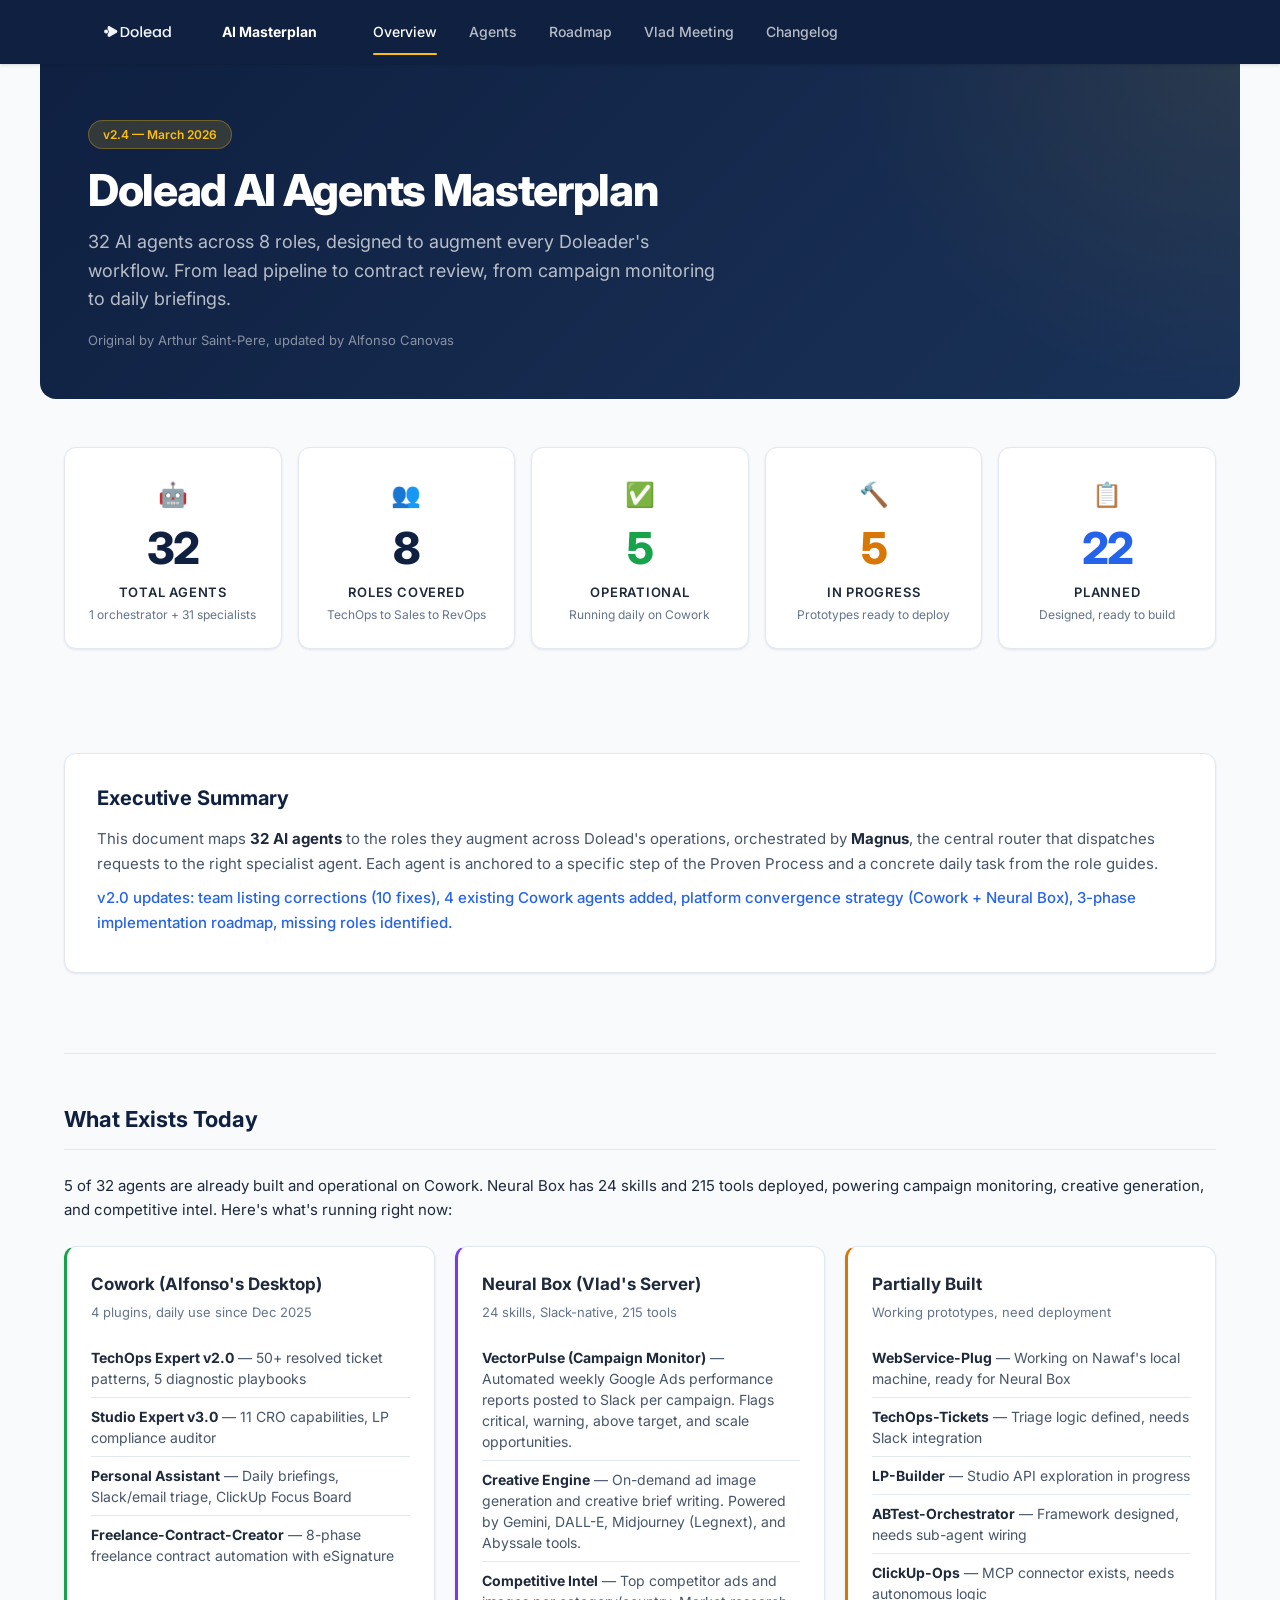
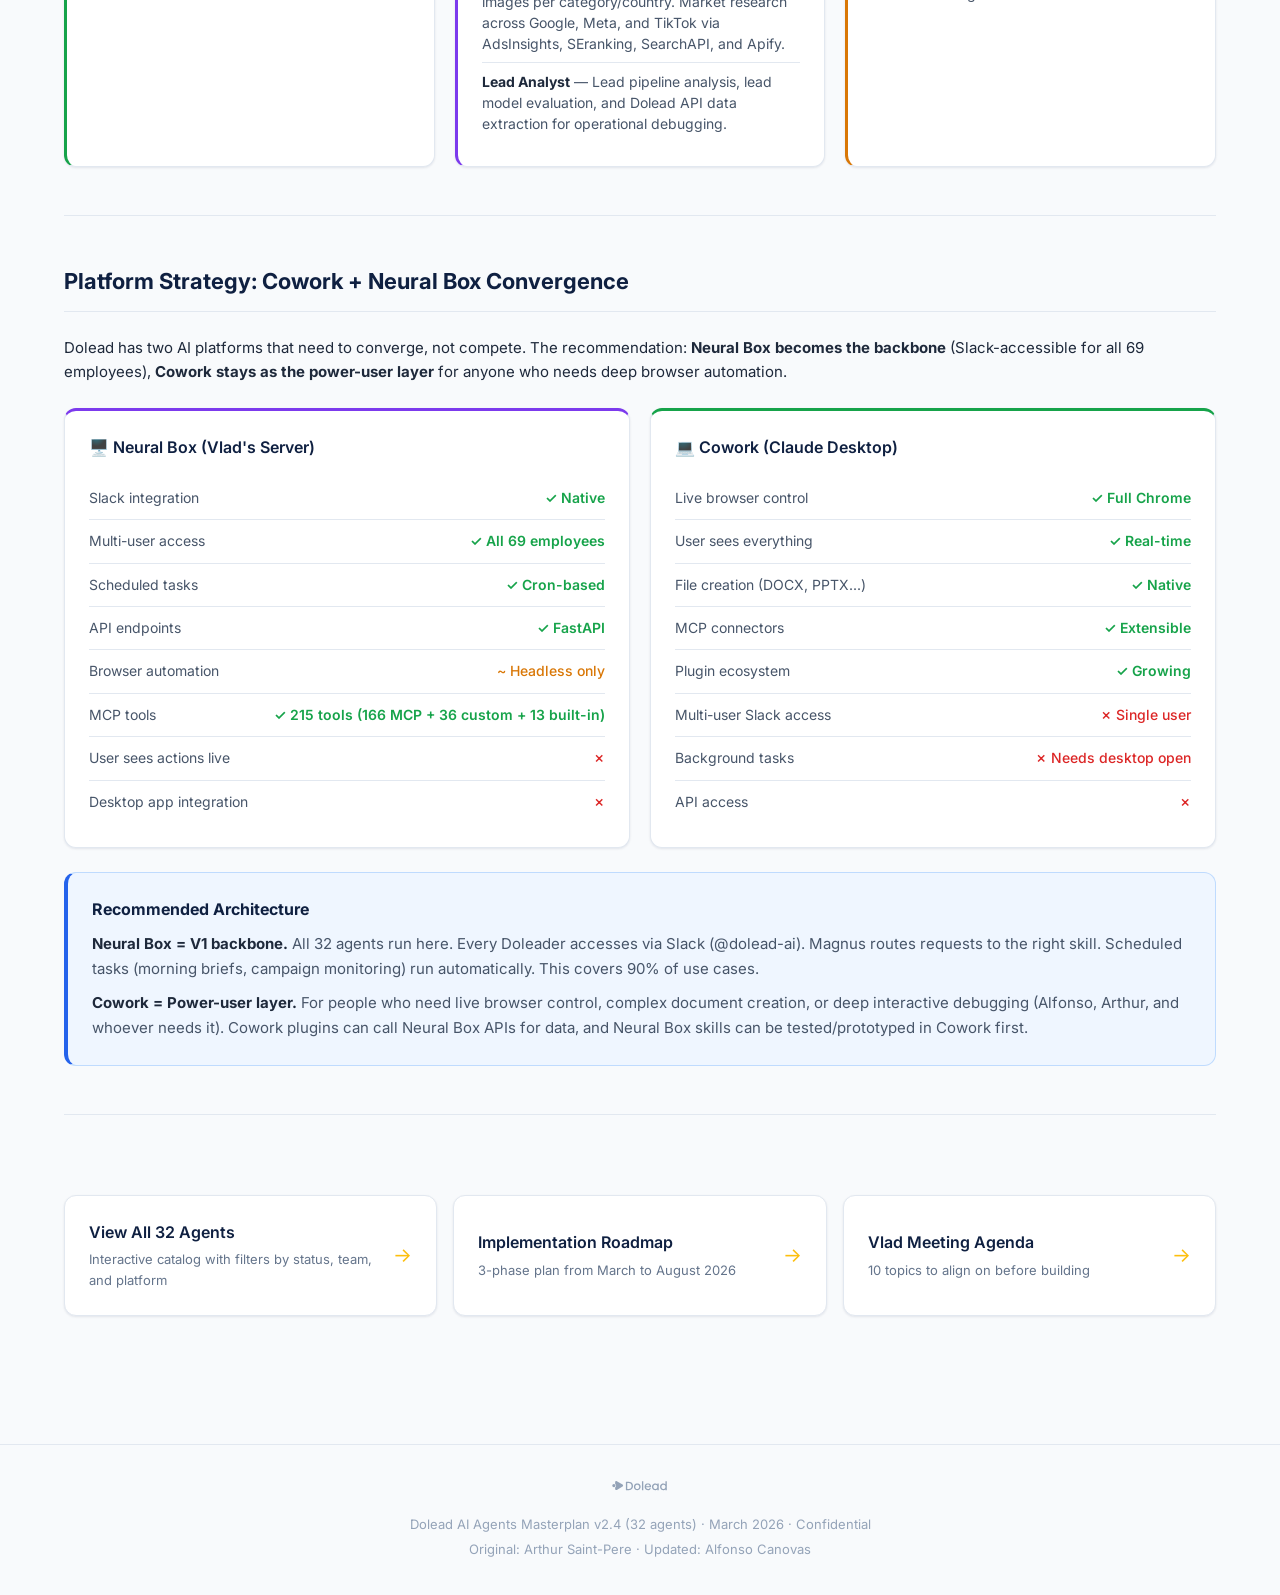
<file: index.html>
<!DOCTYPE html>
<html lang="en">
<head>
<meta charset="UTF-8">
<meta name="viewport" content="width=device-width, initial-scale=1.0">
<meta name="theme-color" content="#0F2041">
<meta name="description" content="32 AI agents across 8 roles, designed to augment every Doleader's workflow. Internal masterplan.">
<title>Dolead AI Agents Masterplan</title>
<link rel="icon" type="image/svg+xml" href="favicon.svg">
<link rel="preconnect" href="https://fonts.googleapis.com">
<link rel="preconnect" href="https://fonts.gstatic.com" crossorigin>
<link rel="stylesheet" href="https://fonts.googleapis.com/css2?family=Inter:wght@400;500;600;700;800&display=swap">
<link rel="stylesheet" href="css/style.css?v=2.4">
</head>
<body class="page-body">

<nav class="nav">
<div class="nav-inner">
<a href="index.html" class="nav-logo">
<svg width="148" height="48" viewBox="0 0 148 48" fill="none" xmlns="http://www.w3.org/2000/svg"><path d="M43.598 12.912c2.352 0 4.407.455 6.166 1.366 1.78.89 3.146 2.183 4.1 3.877.974 1.674 1.462 3.634 1.462 5.88s-.488 4.195-1.462 5.848c-.954 1.652-2.32 2.924-4.1 3.814-1.758.868-3.814 1.303-6.166 1.303h-7.214V12.912h7.214zm0 19.132c2.585 0 4.566-.7 5.943-2.098 1.377-1.398 2.066-3.369 2.066-5.911 0-2.564-.689-4.566-2.066-6.007-1.377-1.44-3.358-2.161-5.943-2.161h-3.591v16.177h3.591zM66.512 35.286c-1.653 0-3.147-.371-4.481-1.113-1.335-.763-2.384-1.822-3.147-3.178-.762-1.377-1.143-2.966-1.143-4.767 0-1.78.392-3.358 1.176-4.735.784-1.377 1.854-2.437 3.21-3.178 1.356-.742 2.871-1.112 4.544-1.112 1.674 0 3.189.37 4.545 1.112 1.356.742 2.426 1.801 3.21 3.178.784 1.377 1.176 2.956 1.176 4.736 0 1.78-.403 3.358-1.208 4.735-.805 1.377-1.907 2.447-3.305 3.21-1.377.741-2.903 1.112-4.577 1.112zm0-3.147c.933 0 1.801-.222 2.606-.668.827-.445 1.494-1.112 2.003-2.002.508-.89.763-1.97.763-3.242 0-1.271-.244-2.341-.731-3.21-.488-.89-1.134-1.557-1.94-2.002-.805-.445-1.673-.668-2.606-.668-.932 0-1.801.223-2.606.668-.784.445-1.41 1.112-1.875 2.002-.467.869-.7 1.939-.7 3.21 0 1.886.477 3.348 1.43 4.386.975 1.017 2.193 1.526 3.655 1.526zM82.806 11.481V35h-3.623V11.481h3.623zM103.612 25.815c0 .657-.042 1.25-.127 1.78H90.105c.106 1.398.625 2.521 1.557 3.369.933.847 2.077 1.271 3.433 1.271 1.949 0 3.326-.816 4.131-2.447h3.91c-.53 1.61-1.494 2.934-2.892 3.972-1.377 1.017-3.094 1.526-5.149 1.526-1.674 0-3.178-.371-4.513-1.113-1.314-.763-2.352-1.822-3.115-3.178-.741-1.377-1.112-2.966-1.112-4.767 0-1.801.36-3.38 1.081-4.735.741-1.377 1.77-2.437 3.083-3.178 1.335-.742 2.86-1.112 4.577-1.112 1.652 0 3.125.36 4.417 1.08 1.293.72 2.299 1.738 3.02 3.051.72 1.293 1.08 2.787 1.08 4.482zm-3.782-1.144c-.021-1.335-.498-2.405-1.43-3.21-.933-.805-2.088-1.208-3.465-1.208-1.25 0-2.32.403-3.21 1.208-.89.784-1.42 1.854-1.59 3.21h9.695zM105.97 26.164c0-1.758.36-3.316 1.08-4.672.742-1.356 1.738-2.405 2.988-3.147 1.271-.762 2.67-1.144 4.196-1.144 1.377 0 2.574.276 3.591.826 1.038.53 1.865 1.197 2.479 2.003v-2.543h3.655V35h-3.655v-2.606c-.614.826-1.451 1.526-2.511 2.077-1.06.55-2.267.826-3.623.826-1.505 0-2.882-.382-4.132-1.144-1.25-.784-2.246-1.864-2.988-3.242-.72-1.398-1.08-2.977-1.08-4.735zm14.333.064c0-1.208-.254-2.256-.763-3.146-.487-.89-1.133-1.568-1.938-2.034-.805-.466-1.674-.7-2.606-.7-.933 0-1.801.234-2.606.7-.805.444-1.462 1.112-1.971 2.002-.488.869-.731 1.907-.731 3.115 0 1.208.243 2.267.731 3.178.509.911 1.166 1.61 1.971 2.098.826.466 1.695.7 2.606.7.932 0 1.801-.234 2.606-.7.805-.466 1.451-1.144 1.938-2.034.51-.91.763-1.95.763-3.178zM127.509 26.164c0-1.758.36-3.316 1.081-4.672.741-1.356 1.737-2.405 2.987-3.147 1.271-.762 2.68-1.144 4.227-1.144 1.144 0 2.267.254 3.369.763 1.123.487 2.013 1.144 2.669 1.971V11.481h3.655V35h-3.655v-2.638c-.593.847-1.419 1.547-2.479 2.098-1.038.55-2.235.826-3.591.826-1.526 0-2.924-.382-4.174-1.144-1.25-.784-2.246-1.864-2.987-3.242-.721-1.398-1.081-2.977-1.081-4.735zm14.333.064c0-1.208-.254-2.256-.762-3.146-.488-.89-1.134-1.568-1.939-2.034-.805-.466-1.674-.7-2.606-.7-.932 0-1.801.234-2.606.7-.805.444-1.462 1.112-1.971 2.002-.487.869-.731 1.907-.731 3.115 0 1.208.244 2.267.731 3.178.51.911 1.166 1.61 1.971 2.098.826.466 1.695.7 2.606.7.932 0 1.801-.234 2.606-.7.805-.466 1.451-1.144 1.939-2.034.508-.91.762-1.95.762-3.178zM8.726 22.958a4.363 4.363 0 11-8.726 0 4.363 4.363 0 018.726 0z" fill="#0F2041"/><path d="M27.483 25.6c2.023-1.19 2.023-4.116 0-5.306L12.336 11.388c-2.051-1.206-4.637.273-4.637 2.653v4.352a5.9 5.9 0 012.566 4.64 5.9 5.9 0 01-2.566 4.639v4.182c0 2.38 2.586 3.859 4.637 2.653L27.483 25.6z" fill="#0F2041"/></svg>
<span>AI Masterplan</span>
</a>
<div class="nav-links">
<a href="index.html" class="active">Overview</a>
<a href="agents.html">Agents</a>
<a href="roadmap.html">Roadmap</a>
<a href="vlad-meeting.html">Vlad Meeting</a>
<a href="changelog.html">Changelog</a>
</div>
<button class="hamburger" aria-label="Toggle navigation menu" onclick="toggleMenu()">
<span></span><span></span><span></span>
</button>
</div>
</nav>

<div class="container">

<!-- HERO -->
<div class="hero">
<div class="hero-content">
<div class="version-badge">v2.4 &#8212; March 2026</div>
<h1>Dolead AI Agents Masterplan</h1>
<p class="subtitle">32 AI agents across 8 roles, designed to augment every Doleader's workflow. From lead pipeline to contract review, from campaign monitoring to daily briefings.</p>
<p class="credit">Original by Arthur Saint-Pere, updated by Alfonso Canovas</p>
</div>
</div>

<!-- KEY METRICS -->
<div class="stats-grid">
<a href="agents.html" class="stat-card">
<div class="stat-icon">&#129302;</div>
<div class="stat-number">32</div>
<div class="stat-label">Total Agents</div>
<div class="stat-detail">1 orchestrator + 31 specialists</div>
</a>
<a href="agents.html" class="stat-card">
<div class="stat-icon">&#128101;</div>
<div class="stat-number">8</div>
<div class="stat-label">Roles Covered</div>
<div class="stat-detail">TechOps to Sales to RevOps</div>
</a>
<a href="agents.html?status=exists" class="stat-card stat-exists">
<div class="stat-icon">&#9989;</div>
<div class="stat-number">5</div>
<div class="stat-label">Operational</div>
<div class="stat-detail">Running daily on Cowork</div>
</a>
<a href="agents.html?status=partial" class="stat-card stat-partial">
<div class="stat-icon">&#128296;</div>
<div class="stat-number">5</div>
<div class="stat-label">In Progress</div>
<div class="stat-detail">Prototypes ready to deploy</div>
</a>
<a href="agents.html?status=new" class="stat-card stat-new">
<div class="stat-icon">&#128203;</div>
<div class="stat-number">22</div>
<div class="stat-label">Planned</div>
<div class="stat-detail">Designed, ready to build</div>
</a>
</div>

<!-- EXEC SUMMARY -->
<div class="section">
<div class="exec-summary">
<h2>Executive Summary</h2>
<p>This document maps <strong>32 AI agents</strong> to the roles they augment across Dolead's operations, orchestrated by <strong>Magnus</strong>, the central router that dispatches requests to the right specialist agent. Each agent is anchored to a specific step of the Proven Process and a concrete daily task from the role guides.</p>
<p class="update-note">v2.0 updates: team listing corrections (10 fixes), 4 existing Cowork agents added, platform convergence strategy (Cowork + Neural Box), 3-phase implementation roadmap, missing roles identified.</p>
</div>
</div>

<!-- WHAT EXISTS TODAY -->
<div class="section">
<div class="section-title">What Exists Today</div>
<p>5 of 32 agents are already built and operational on Cowork. Neural Box has 24 skills and 215 tools deployed, powering campaign monitoring, creative generation, and competitive intel. Here's what's running right now:</p>

<div class="existing-grid">
<div class="existing-card cowork">
<h4>Cowork (Alfonso's Desktop)</h4>
<p class="existing-subtitle">4 plugins, daily use since Dec 2025</p>
<ul>
<li><strong>TechOps Expert v2.0</strong> — 50+ resolved ticket patterns, 5 diagnostic playbooks</li>
<li><strong>Studio Expert v3.0</strong> — 11 CRO capabilities, LP compliance auditor</li>
<li><strong>Personal Assistant</strong> — Daily briefings, Slack/email triage, ClickUp Focus Board</li>
<li><strong>Freelance-Contract-Creator</strong> — 8-phase freelance contract automation with eSignature</li>
</ul>
</div>

<div class="existing-card neuralbox">
<h4>Neural Box (Vlad's Server)</h4>
<p class="existing-subtitle">24 skills, Slack-native, 215 tools</p>
<ul>
<li><strong>VectorPulse (Campaign Monitor)</strong> — Automated weekly Google Ads performance reports posted to Slack per campaign. Flags critical, warning, above target, and scale opportunities.</li>
<li><strong>Creative Engine</strong> — On-demand ad image generation and creative brief writing. Powered by Gemini, DALL-E, Midjourney (Legnext), and Abyssale tools.</li>
<li><strong>Competitive Intel</strong> — Top competitor ads and images per category/country. Market research across Google, Meta, and TikTok via AdsInsights, SEranking, SearchAPI, and Apify.</li>
<li><strong>Lead Analyst</strong> — Lead pipeline analysis, lead model evaluation, and Dolead API data extraction for operational debugging.</li>
</ul>
</div>

<div class="existing-card partial">
<h4>Partially Built</h4>
<p class="existing-subtitle">Working prototypes, need deployment</p>
<ul>
<li><strong>WebService-Plug</strong> — Working on Nawaf's local machine, ready for Neural Box</li>
<li><strong>TechOps-Tickets</strong> — Triage logic defined, needs Slack integration</li>
<li><strong>LP-Builder</strong> — Studio API exploration in progress</li>
<li><strong>ABTest-Orchestrator</strong> — Framework designed, needs sub-agent wiring</li>
<li><strong>ClickUp-Ops</strong> — MCP connector exists, needs autonomous logic</li>
</ul>
</div>
</div>
</div>

<!-- PLATFORM STRATEGY -->
<div class="section">
<div class="section-title">Platform Strategy: Cowork + Neural Box Convergence</div>
<p>Dolead has two AI platforms that need to converge, not compete. The recommendation: <strong>Neural Box becomes the backbone</strong> (Slack-accessible for all 69 employees), <strong>Cowork stays as the power-user layer</strong> for anyone who needs deep browser automation.</p>

<div class="platform-grid">
<div class="platform-card" style="border-top: 3px solid var(--platform-neuralbox);">
<h3>&#128421;&#65039; Neural Box (Vlad's Server)</h3>
<div class="feature"><span>Slack integration</span><span class="check">&#10003; Native</span></div>
<div class="feature"><span>Multi-user access</span><span class="check">&#10003; All 69 employees</span></div>
<div class="feature"><span>Scheduled tasks</span><span class="check">&#10003; Cron-based</span></div>
<div class="feature"><span>API endpoints</span><span class="check">&#10003; FastAPI</span></div>
<div class="feature"><span>Browser automation</span><span class="partial-mark">~ Headless only</span></div>
<div class="feature"><span>MCP tools</span><span class="check">&#10003; 215 tools (166 MCP + 36 custom + 13 built-in)</span></div>
<div class="feature"><span>User sees actions live</span><span class="cross">&#10007;</span></div>
<div class="feature"><span>Desktop app integration</span><span class="cross">&#10007;</span></div>
</div>

<div class="platform-card" style="border-top: 3px solid var(--platform-cowork);">
<h3>&#128187; Cowork (Claude Desktop)</h3>
<div class="feature"><span>Live browser control</span><span class="check">&#10003; Full Chrome</span></div>
<div class="feature"><span>User sees everything</span><span class="check">&#10003; Real-time</span></div>
<div class="feature"><span>File creation (DOCX, PPTX...)</span><span class="check">&#10003; Native</span></div>
<div class="feature"><span>MCP connectors</span><span class="check">&#10003; Extensible</span></div>
<div class="feature"><span>Plugin ecosystem</span><span class="check">&#10003; Growing</span></div>
<div class="feature"><span>Multi-user Slack access</span><span class="cross">&#10007; Single user</span></div>
<div class="feature"><span>Background tasks</span><span class="cross">&#10007; Needs desktop open</span></div>
<div class="feature"><span>API access</span><span class="cross">&#10007;</span></div>
</div>
</div>

<div class="arch-callout">
<h4>Recommended Architecture</h4>
<p><strong>Neural Box = V1 backbone.</strong> All 32 agents run here. Every Doleader accesses via Slack (@dolead-ai). Magnus routes requests to the right skill. Scheduled tasks (morning briefs, campaign monitoring) run automatically. This covers 90% of use cases.</p>
<p><strong>Cowork = Power-user layer.</strong> For people who need live browser control, complex document creation, or deep interactive debugging (Alfonso, Arthur, and whoever needs it). Cowork plugins can call Neural Box APIs for data, and Neural Box skills can be tested/prototyped in Cowork first.</p>
</div>
</div>

<!-- QUICK LINKS -->
<div class="section">
<div class="quick-links">
<a href="agents.html" class="quick-link">
<div>
<div class="ql-text">View All 32 Agents</div>
<div class="ql-desc">Interactive catalog with filters by status, team, and platform</div>
</div>
<span class="arrow">&#8594;</span>
</a>
<a href="roadmap.html" class="quick-link">
<div>
<div class="ql-text">Implementation Roadmap</div>
<div class="ql-desc">3-phase plan from March to August 2026</div>
</div>
<span class="arrow">&#8594;</span>
</a>
<a href="vlad-meeting.html" class="quick-link">
<div>
<div class="ql-text">Vlad Meeting Agenda</div>
<div class="ql-desc">10 topics to align on before building</div>
</div>
<span class="arrow">&#8594;</span>
</a>
</div>
</div>

</div><!-- end container -->

<footer class="footer">
<div class="footer-inner">
<svg class="footer-logo" width="148" height="48" viewBox="0 0 148 48" fill="none" xmlns="http://www.w3.org/2000/svg"><path d="M43.598 12.912c2.352 0 4.407.455 6.166 1.366 1.78.89 3.146 2.183 4.1 3.877.974 1.674 1.462 3.634 1.462 5.88s-.488 4.195-1.462 5.848c-.954 1.652-2.32 2.924-4.1 3.814-1.758.868-3.814 1.303-6.166 1.303h-7.214V12.912h7.214zm0 19.132c2.585 0 4.566-.7 5.943-2.098 1.377-1.398 2.066-3.369 2.066-5.911 0-2.564-.689-4.566-2.066-6.007-1.377-1.44-3.358-2.161-5.943-2.161h-3.591v16.177h3.591zM66.512 35.286c-1.653 0-3.147-.371-4.481-1.113-1.335-.763-2.384-1.822-3.147-3.178-.762-1.377-1.143-2.966-1.143-4.767 0-1.78.392-3.358 1.176-4.735.784-1.377 1.854-2.437 3.21-3.178 1.356-.742 2.871-1.112 4.544-1.112 1.674 0 3.189.37 4.545 1.112 1.356.742 2.426 1.801 3.21 3.178.784 1.377 1.176 2.956 1.176 4.736 0 1.78-.403 3.358-1.208 4.735-.805 1.377-1.907 2.447-3.305 3.21-1.377.741-2.903 1.112-4.577 1.112zm0-3.147c.933 0 1.801-.222 2.606-.668.827-.445 1.494-1.112 2.003-2.002.508-.89.763-1.97.763-3.242 0-1.271-.244-2.341-.731-3.21-.488-.89-1.134-1.557-1.94-2.002-.805-.445-1.673-.668-2.606-.668-.932 0-1.801.223-2.606.668-.784.445-1.41 1.112-1.875 2.002-.467.869-.7 1.939-.7 3.21 0 1.886.477 3.348 1.43 4.386.975 1.017 2.193 1.526 3.655 1.526zM82.806 11.481V35h-3.623V11.481h3.623zM103.612 25.815c0 .657-.042 1.25-.127 1.78H90.105c.106 1.398.625 2.521 1.557 3.369.933.847 2.077 1.271 3.433 1.271 1.949 0 3.326-.816 4.131-2.447h3.91c-.53 1.61-1.494 2.934-2.892 3.972-1.377 1.017-3.094 1.526-5.149 1.526-1.674 0-3.178-.371-4.513-1.113-1.314-.763-2.352-1.822-3.115-3.178-.741-1.377-1.112-2.966-1.112-4.767 0-1.801.36-3.38 1.081-4.735.741-1.377 1.77-2.437 3.083-3.178 1.335-.742 2.86-1.112 4.577-1.112 1.652 0 3.125.36 4.417 1.08 1.293.72 2.299 1.738 3.02 3.051.72 1.293 1.08 2.787 1.08 4.482zm-3.782-1.144c-.021-1.335-.498-2.405-1.43-3.21-.933-.805-2.088-1.208-3.465-1.208-1.25 0-2.32.403-3.21 1.208-.89.784-1.42 1.854-1.59 3.21h9.695zM105.97 26.164c0-1.758.36-3.316 1.08-4.672.742-1.356 1.738-2.405 2.988-3.147 1.271-.762 2.67-1.144 4.196-1.144 1.377 0 2.574.276 3.591.826 1.038.53 1.865 1.197 2.479 2.003v-2.543h3.655V35h-3.655v-2.606c-.614.826-1.451 1.526-2.511 2.077-1.06.55-2.267.826-3.623.826-1.505 0-2.882-.382-4.132-1.144-1.25-.784-2.246-1.864-2.988-3.242-.72-1.398-1.08-2.977-1.08-4.735zm14.333.064c0-1.208-.254-2.256-.763-3.146-.487-.89-1.133-1.568-1.938-2.034-.805-.466-1.674-.7-2.606-.7-.933 0-1.801.234-2.606.7-.805.444-1.462 1.112-1.971 2.002-.488.869-.731 1.907-.731 3.115 0 1.208.243 2.267.731 3.178.509.911 1.166 1.61 1.971 2.098.826.466 1.695.7 2.606.7.932 0 1.801-.234 2.606-.7.805-.466 1.451-1.144 1.938-2.034.51-.91.763-1.95.763-3.178zM127.509 26.164c0-1.758.36-3.316 1.081-4.672.741-1.356 1.737-2.405 2.987-3.147 1.271-.762 2.68-1.144 4.227-1.144 1.144 0 2.267.254 3.369.763 1.123.487 2.013 1.144 2.669 1.971V11.481h3.655V35h-3.655v-2.638c-.593.847-1.419 1.547-2.479 2.098-1.038.55-2.235.826-3.591.826-1.526 0-2.924-.382-4.174-1.144-1.25-.784-2.246-1.864-2.987-3.242-.721-1.398-1.081-2.977-1.081-4.735zm14.333.064c0-1.208-.254-2.256-.762-3.146-.488-.89-1.134-1.568-1.939-2.034-.805-.466-1.674-.7-2.606-.7-.932 0-1.801.234-2.606.7-.805.444-1.462 1.112-1.971 2.002-.487.869-.731 1.907-.731 3.115 0 1.208.244 2.267.731 3.178.51.911 1.166 1.61 1.971 2.098.826.466 1.695.7 2.606.7.932 0 1.801-.234 2.606-.7.805-.466 1.451-1.144 1.939-2.034.508-.91.762-1.95.762-3.178zM8.726 22.958a4.363 4.363 0 11-8.726 0 4.363 4.363 0 018.726 0z" fill="#0F2041"/><path d="M27.483 25.6c2.023-1.19 2.023-4.116 0-5.306L12.336 11.388c-2.051-1.206-4.637.273-4.637 2.653v4.352a5.9 5.9 0 012.566 4.64 5.9 5.9 0 01-2.566 4.639v4.182c0 2.38 2.586 3.859 4.637 2.653L27.483 25.6z" fill="#0F2041"/></svg>
<p>Dolead AI Agents Masterplan v2.4 (32 agents) &middot; March 2026 &middot; Confidential</p>
<p>Original: Arthur Saint-Pere &middot; Updated: Alfonso Canovas</p>
</div>
</footer>

<script src="js/main.js"></script>
</body>
</html>
</file>
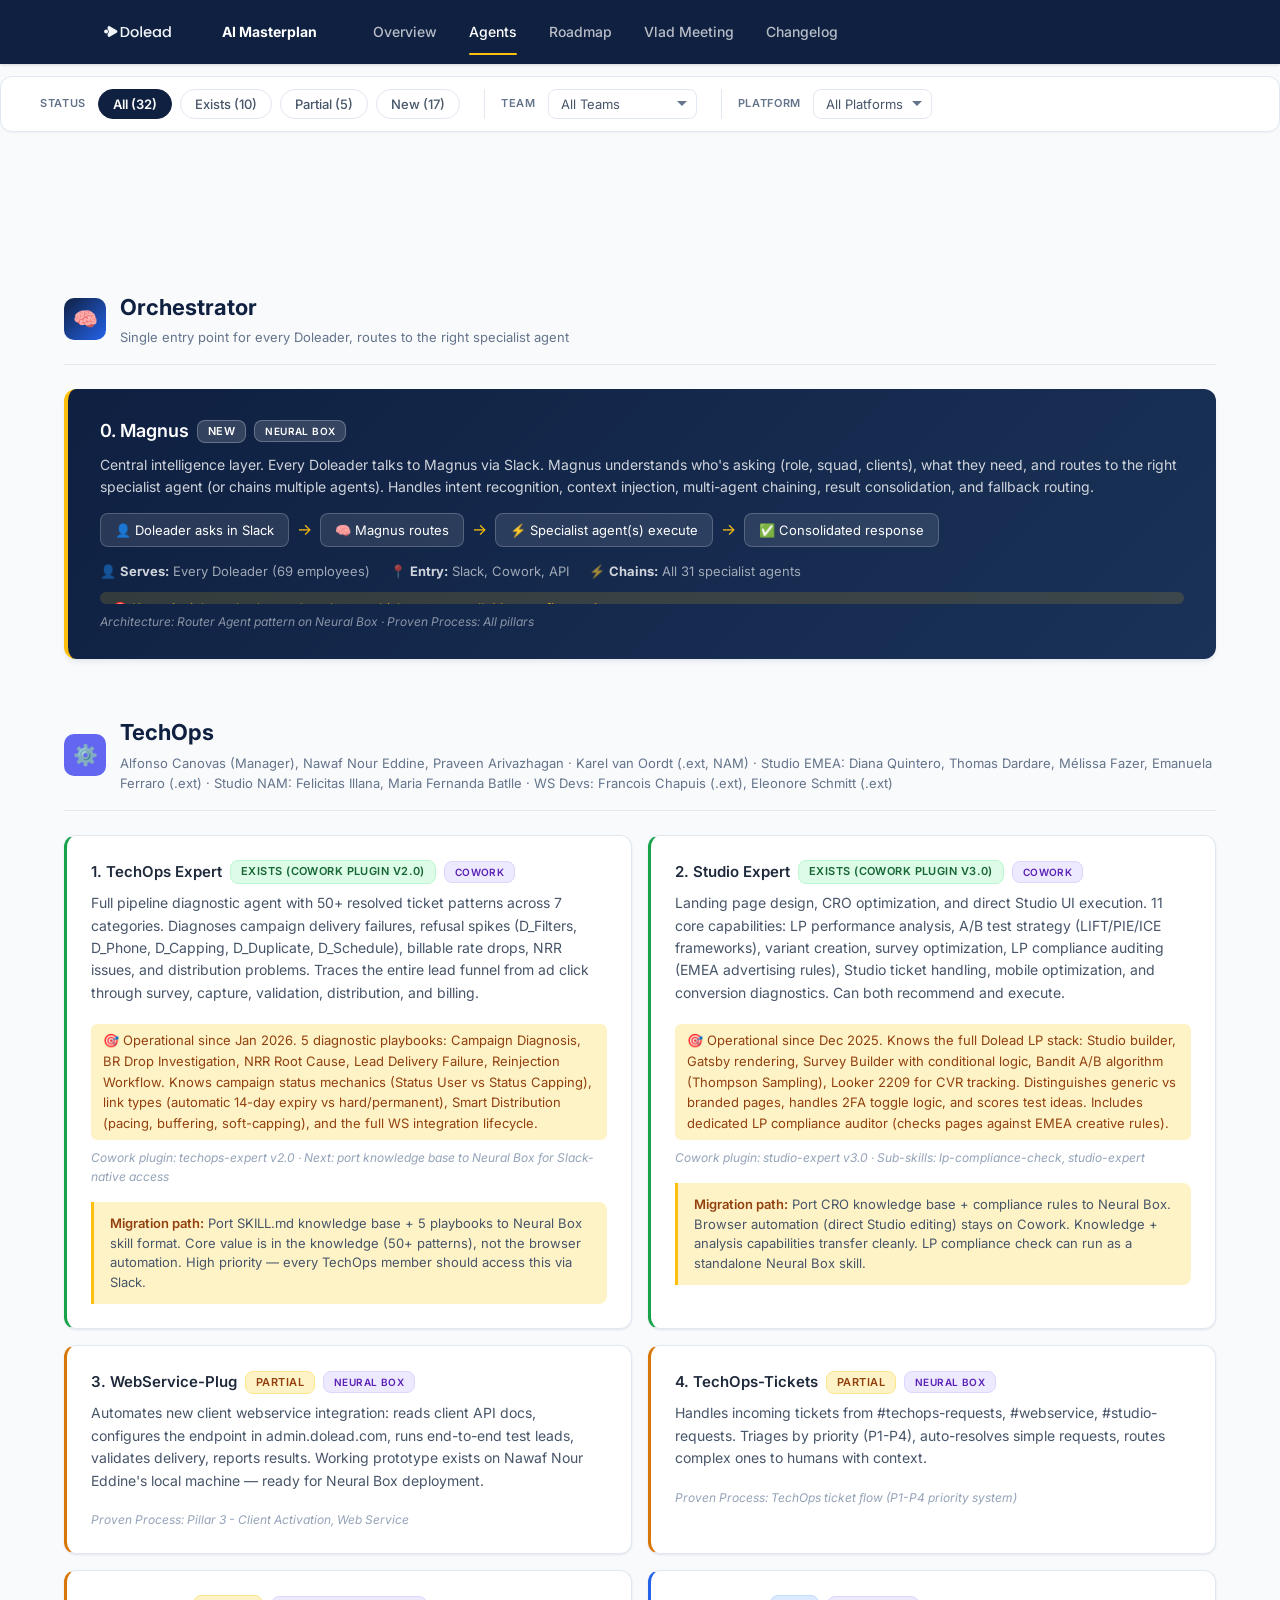
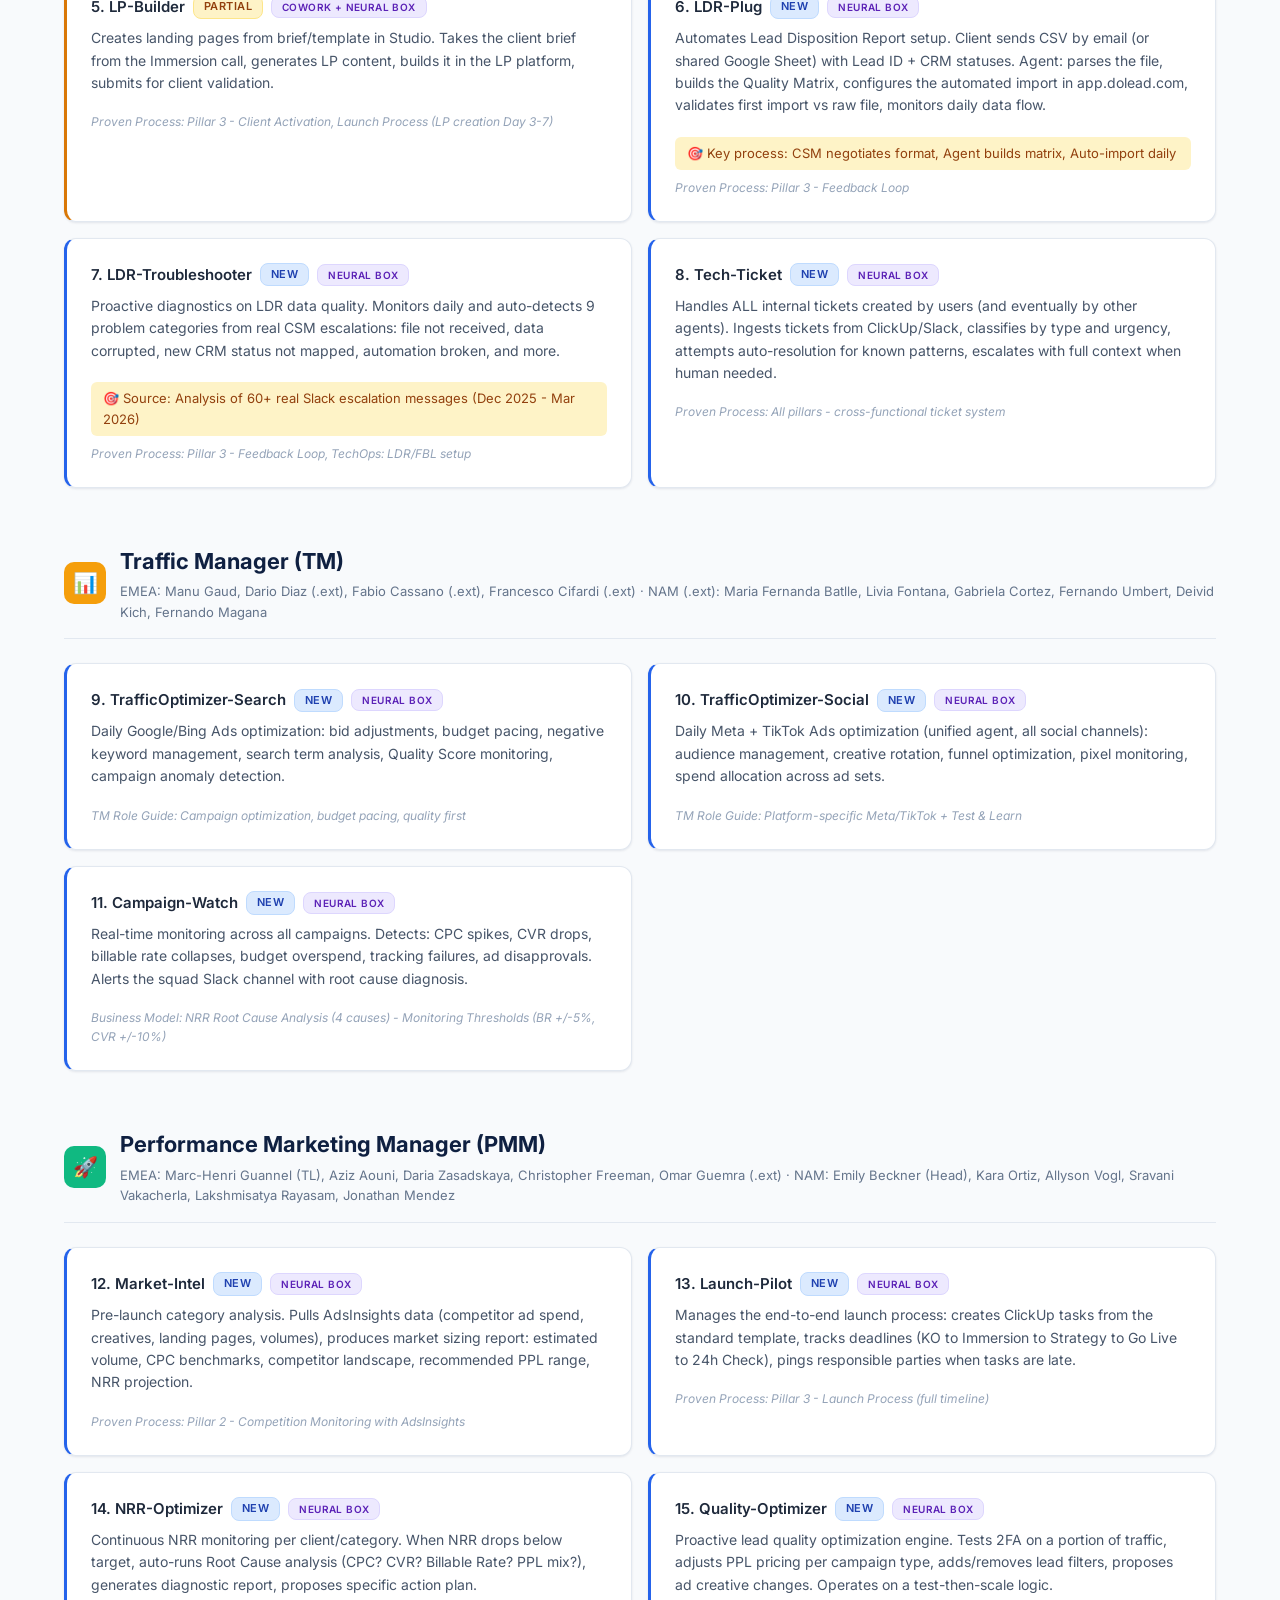
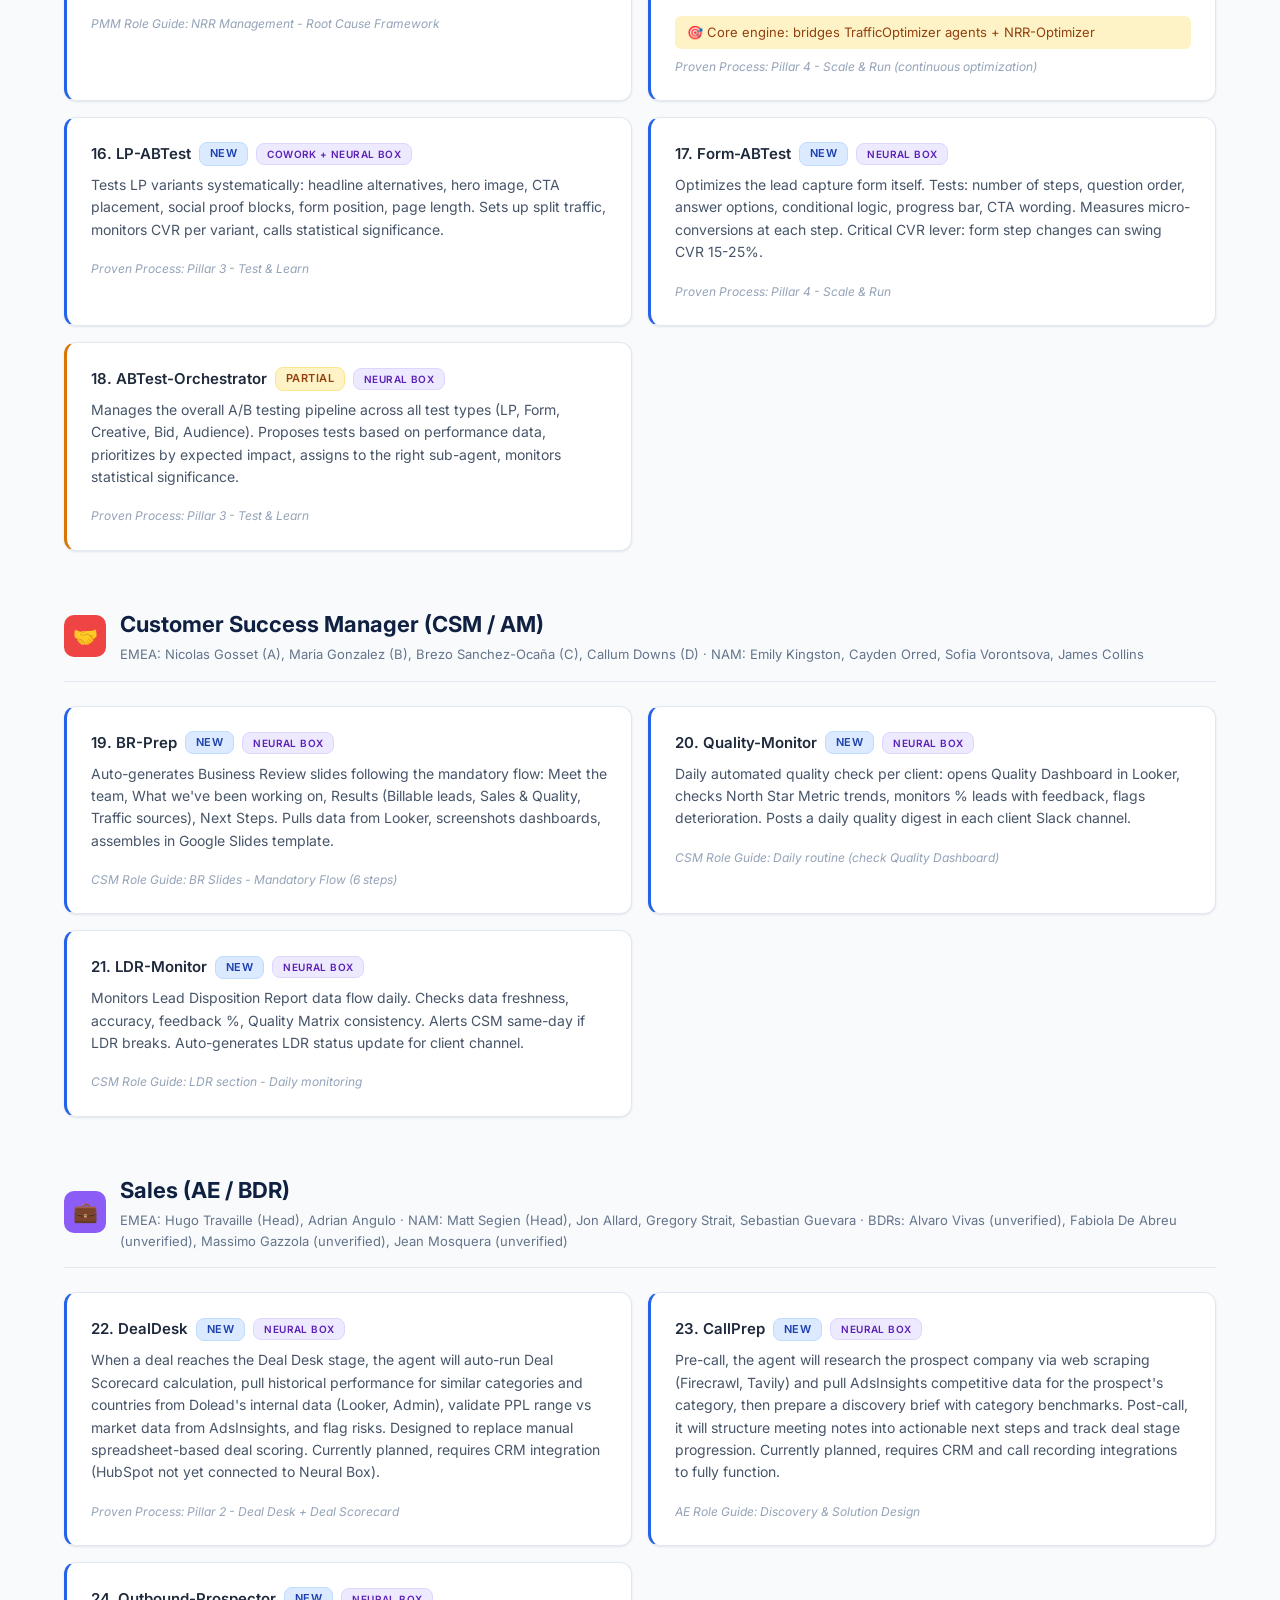
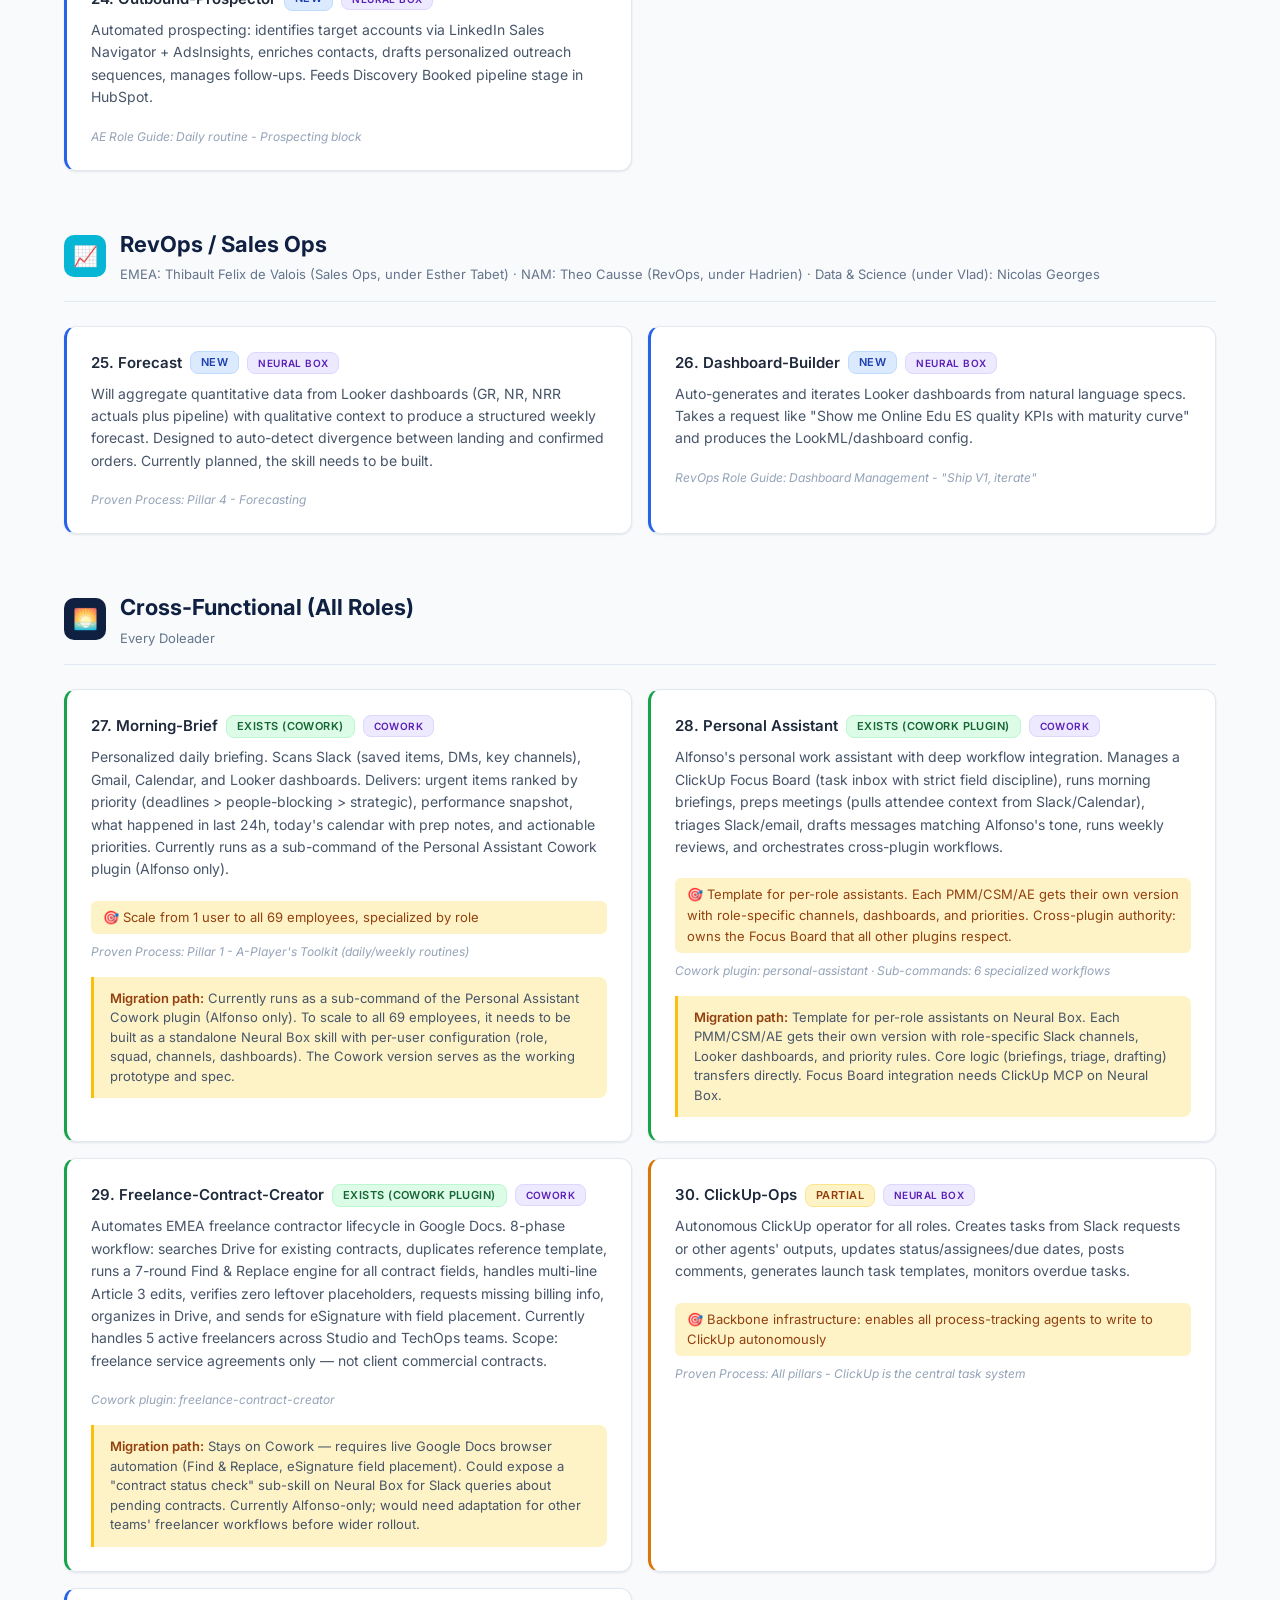
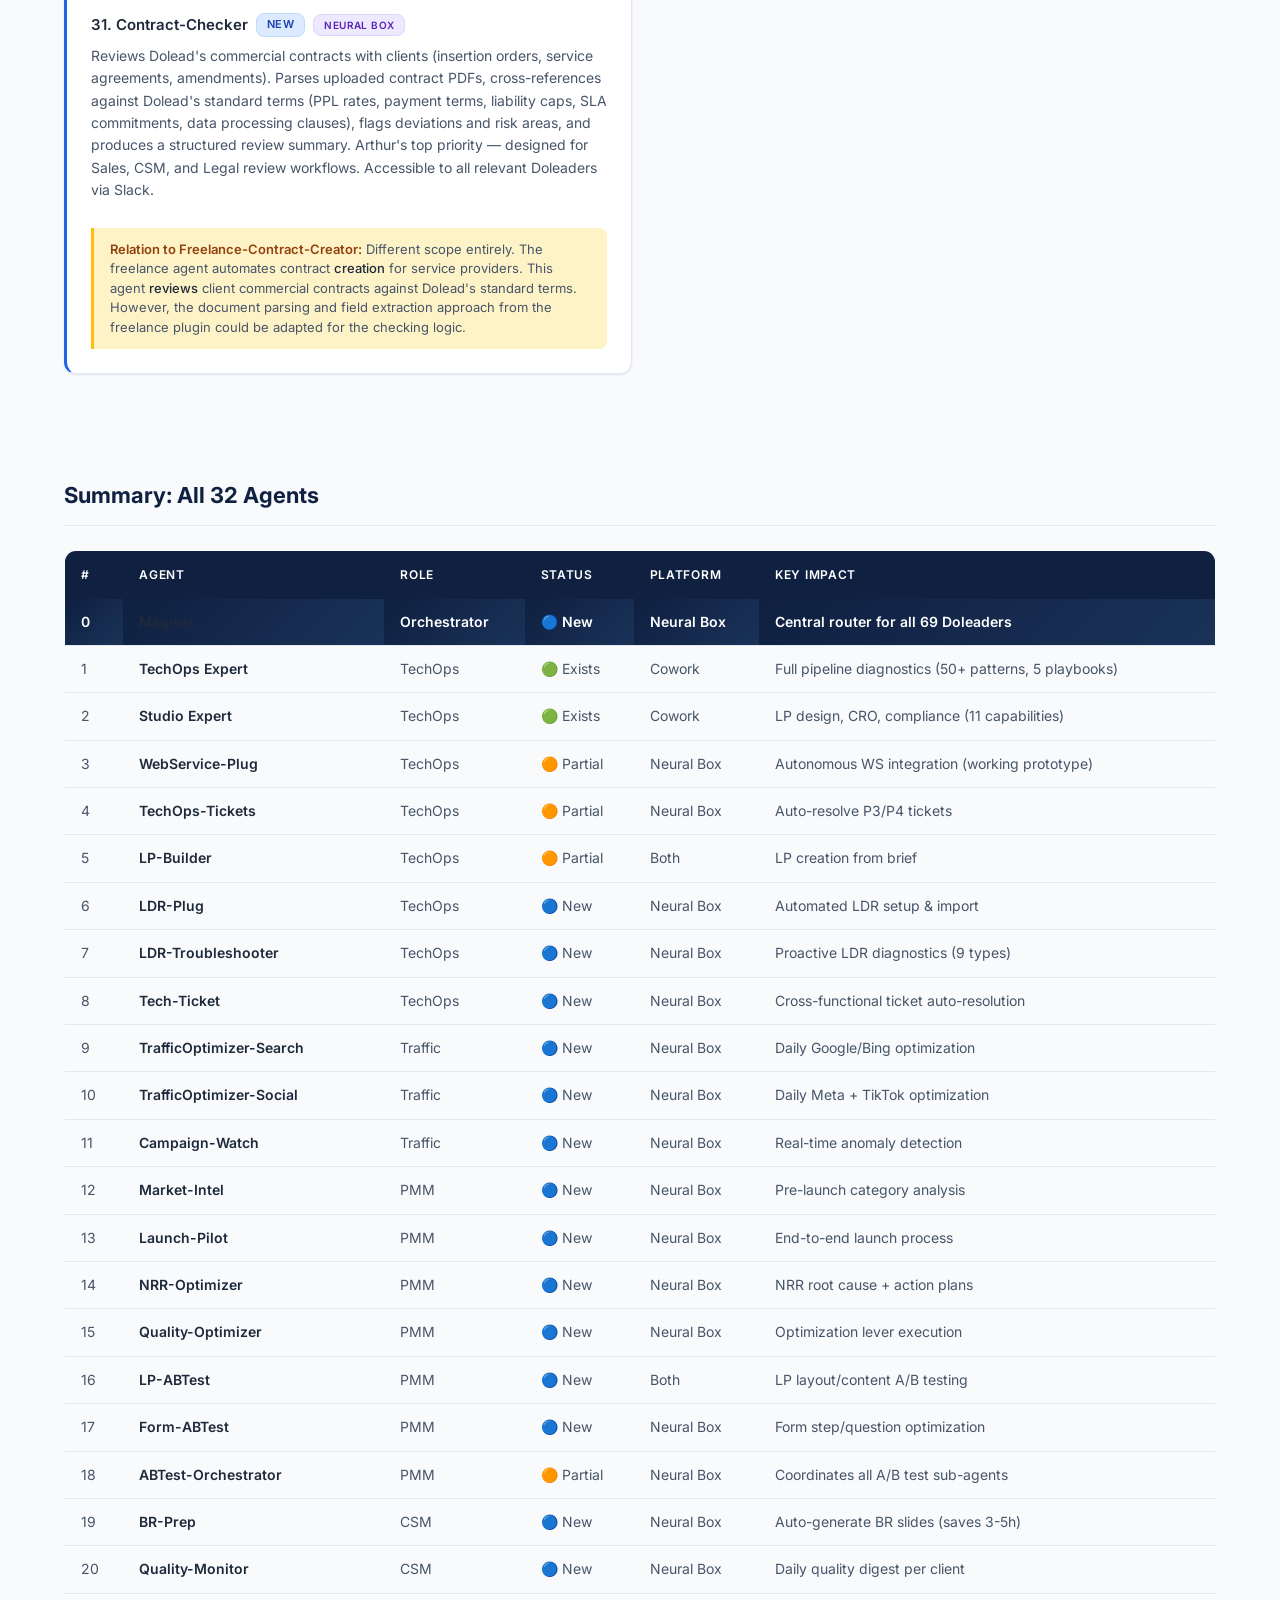
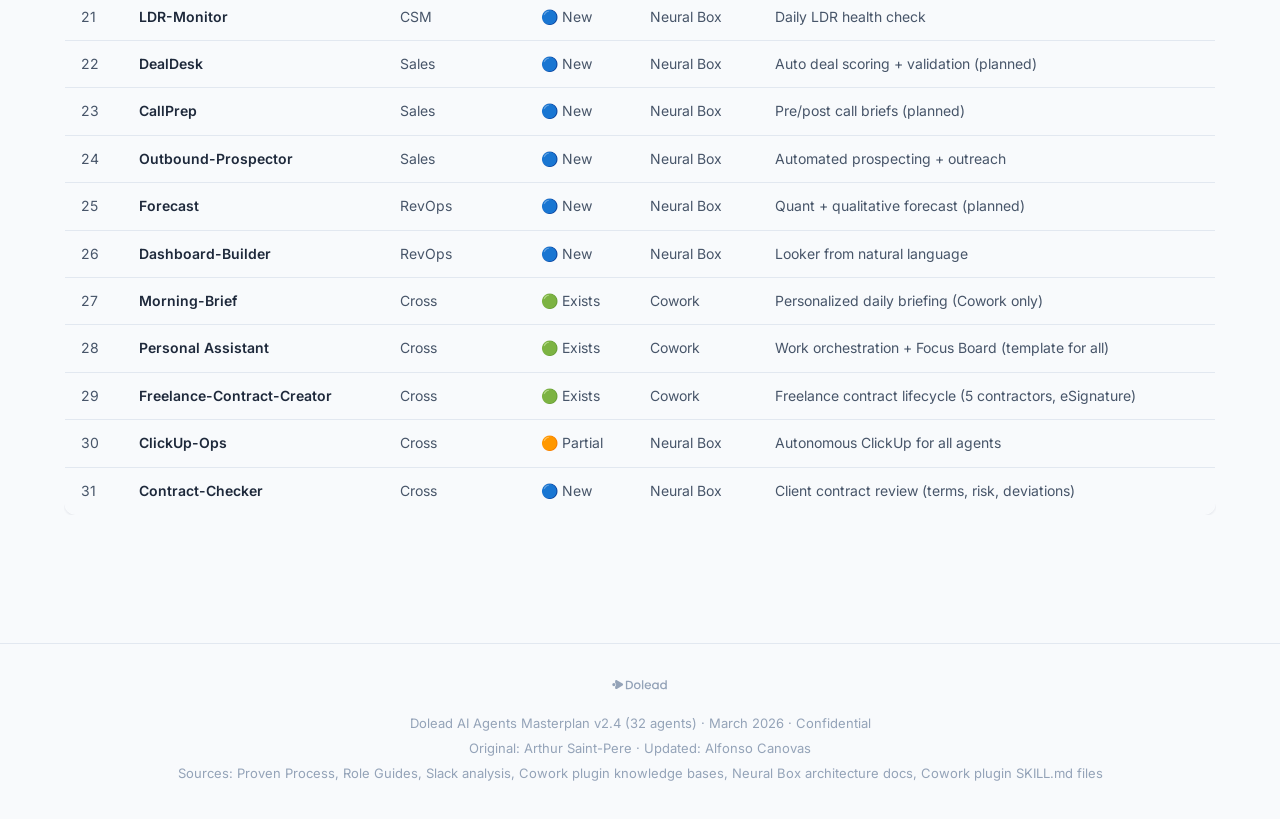
<file: agents.html>
<!DOCTYPE html>
<html lang="en">
<head>
<meta charset="UTF-8">
<meta name="viewport" content="width=device-width, initial-scale=1.0">
<meta name="theme-color" content="#0F2041">
<title>Agent Catalog — Dolead AI Masterplan</title>
<link rel="icon" type="image/svg+xml" href="favicon.svg">
<link rel="preconnect" href="https://fonts.googleapis.com">
<link rel="preconnect" href="https://fonts.gstatic.com" crossorigin>
<link rel="stylesheet" href="https://fonts.googleapis.com/css2?family=Inter:wght@400;500;600;700;800&display=swap">
<link rel="stylesheet" href="css/style.css?v=2.4">
</head>
<body class="page-body">

<nav class="nav">
<div class="nav-inner">
<a href="index.html" class="nav-logo">
<svg width="148" height="48" viewBox="0 0 148 48" fill="none" xmlns="http://www.w3.org/2000/svg"><path d="M43.598 12.912c2.352 0 4.407.455 6.166 1.366 1.78.89 3.146 2.183 4.1 3.877.974 1.674 1.462 3.634 1.462 5.88s-.488 4.195-1.462 5.848c-.954 1.652-2.32 2.924-4.1 3.814-1.758.868-3.814 1.303-6.166 1.303h-7.214V12.912h7.214zm0 19.132c2.585 0 4.566-.7 5.943-2.098 1.377-1.398 2.066-3.369 2.066-5.911 0-2.564-.689-4.566-2.066-6.007-1.377-1.44-3.358-2.161-5.943-2.161h-3.591v16.177h3.591zM66.512 35.286c-1.653 0-3.147-.371-4.481-1.113-1.335-.763-2.384-1.822-3.147-3.178-.762-1.377-1.143-2.966-1.143-4.767 0-1.78.392-3.358 1.176-4.735.784-1.377 1.854-2.437 3.21-3.178 1.356-.742 2.871-1.112 4.544-1.112 1.674 0 3.189.37 4.545 1.112 1.356.742 2.426 1.801 3.21 3.178.784 1.377 1.176 2.956 1.176 4.736 0 1.78-.403 3.358-1.208 4.735-.805 1.377-1.907 2.447-3.305 3.21-1.377.741-2.903 1.112-4.577 1.112zm0-3.147c.933 0 1.801-.222 2.606-.668.827-.445 1.494-1.112 2.003-2.002.508-.89.763-1.97.763-3.242 0-1.271-.244-2.341-.731-3.21-.488-.89-1.134-1.557-1.94-2.002-.805-.445-1.673-.668-2.606-.668-.932 0-1.801.223-2.606.668-.784.445-1.41 1.112-1.875 2.002-.467.869-.7 1.939-.7 3.21 0 1.886.477 3.348 1.43 4.386.975 1.017 2.193 1.526 3.655 1.526zM82.806 11.481V35h-3.623V11.481h3.623zM103.612 25.815c0 .657-.042 1.25-.127 1.78H90.105c.106 1.398.625 2.521 1.557 3.369.933.847 2.077 1.271 3.433 1.271 1.949 0 3.326-.816 4.131-2.447h3.91c-.53 1.61-1.494 2.934-2.892 3.972-1.377 1.017-3.094 1.526-5.149 1.526-1.674 0-3.178-.371-4.513-1.113-1.314-.763-2.352-1.822-3.115-3.178-.741-1.377-1.112-2.966-1.112-4.767 0-1.801.36-3.38 1.081-4.735.741-1.377 1.77-2.437 3.083-3.178 1.335-.742 2.86-1.112 4.577-1.112 1.652 0 3.125.36 4.417 1.08 1.293.72 2.299 1.738 3.02 3.051.72 1.293 1.08 2.787 1.08 4.482zm-3.782-1.144c-.021-1.335-.498-2.405-1.43-3.21-.933-.805-2.088-1.208-3.465-1.208-1.25 0-2.32.403-3.21 1.208-.89.784-1.42 1.854-1.59 3.21h9.695zM105.97 26.164c0-1.758.36-3.316 1.08-4.672.742-1.356 1.738-2.405 2.988-3.147 1.271-.762 2.67-1.144 4.196-1.144 1.377 0 2.574.276 3.591.826 1.038.53 1.865 1.197 2.479 2.003v-2.543h3.655V35h-3.655v-2.606c-.614.826-1.451 1.526-2.511 2.077-1.06.55-2.267.826-3.623.826-1.505 0-2.882-.382-4.132-1.144-1.25-.784-2.246-1.864-2.988-3.242-.72-1.398-1.08-2.977-1.08-4.735zm14.333.064c0-1.208-.254-2.256-.763-3.146-.487-.89-1.133-1.568-1.938-2.034-.805-.466-1.674-.7-2.606-.7-.933 0-1.801.234-2.606.7-.805.444-1.462 1.112-1.971 2.002-.488.869-.731 1.907-.731 3.115 0 1.208.243 2.267.731 3.178.509.911 1.166 1.61 1.971 2.098.826.466 1.695.7 2.606.7.932 0 1.801-.234 2.606-.7.805-.466 1.451-1.144 1.938-2.034.51-.91.763-1.95.763-3.178zM127.509 26.164c0-1.758.36-3.316 1.081-4.672.741-1.356 1.737-2.405 2.987-3.147 1.271-.762 2.68-1.144 4.227-1.144 1.144 0 2.267.254 3.369.763 1.123.487 2.013 1.144 2.669 1.971V11.481h3.655V35h-3.655v-2.638c-.593.847-1.419 1.547-2.479 2.098-1.038.55-2.235.826-3.591.826-1.526 0-2.924-.382-4.174-1.144-1.25-.784-2.246-1.864-2.987-3.242-.721-1.398-1.081-2.977-1.081-4.735zm14.333.064c0-1.208-.254-2.256-.762-3.146-.488-.89-1.134-1.568-1.939-2.034-.805-.466-1.674-.7-2.606-.7-.932 0-1.801.234-2.606.7-.805.444-1.462 1.112-1.971 2.002-.487.869-.731 1.907-.731 3.115 0 1.208.244 2.267.731 3.178.51.911 1.166 1.61 1.971 2.098.826.466 1.695.7 2.606.7.932 0 1.801-.234 2.606-.7.805-.466 1.451-1.144 1.939-2.034.508-.91.762-1.95.762-3.178zM8.726 22.958a4.363 4.363 0 11-8.726 0 4.363 4.363 0 018.726 0z" fill="#0F2041"/><path d="M27.483 25.6c2.023-1.19 2.023-4.116 0-5.306L12.336 11.388c-2.051-1.206-4.637.273-4.637 2.653v4.352a5.9 5.9 0 012.566 4.64 5.9 5.9 0 01-2.566 4.639v4.182c0 2.38 2.586 3.859 4.637 2.653L27.483 25.6z" fill="#0F2041"/></svg>
<span>AI Masterplan</span>
</a>
<div class="nav-links">
<a href="index.html">Overview</a>
<a href="agents.html" class="active">Agents</a>
<a href="roadmap.html">Roadmap</a>
<a href="vlad-meeting.html">Vlad Meeting</a>
<a href="changelog.html">Changelog</a>
</div>
<button class="hamburger" aria-label="Toggle navigation menu" onclick="toggleMenu()">
<span></span><span></span><span></span>
</button>
</div>
</nav>

<!-- FILTER BAR -->
<div class="filter-bar">
<div class="filter-bar-inner">
<div class="filter-group">
<span class="filter-group-label">Status</span>
<button class="filter-btn active" data-filter="status" data-value="all">All (<span class="count-all">32</span>)</button>
<button class="filter-btn" data-filter="status" data-value="exists">Exists (<span class="count-exists">10</span>)</button>
<button class="filter-btn" data-filter="status" data-value="partial">Partial (<span class="count-partial">5</span>)</button>
<button class="filter-btn" data-filter="status" data-value="new">New (<span class="count-new">17</span>)</button>
</div>
<div class="filter-group">
<span class="filter-group-label">Team</span>
<select class="filter-select" id="team-filter">
<option value="all">All Teams</option>
<option value="TechOps">TechOps</option>
<option value="Traffic">Traffic</option>
<option value="PMM">PMM</option>
<option value="CSM">CSM</option>
<option value="Sales">Sales</option>
<option value="RevOps">RevOps</option>
<option value="Cross">Cross-Functional</option>
</select>
</div>
<div class="filter-group">
<span class="filter-group-label">Platform</span>
<select class="filter-select" id="platform-filter">
<option value="all">All Platforms</option>
<option value="Cowork">Cowork</option>
<option value="Neural Box">Neural Box</option>
<option value="Both">Both</option>
</select>
</div>
</div>
</div>

<div class="container container-with-filters">

<!-- MAGNUS (always visible) -->
<div class="role-section" data-team="Orchestrator">
<div class="role-header">
<div class="role-icon" style="background: linear-gradient(135deg, #0F2041, #2563EB);">&#129504;</div>
<div><h2>Orchestrator</h2><div class="role-desc">Single entry point for every Doleader, routes to the right specialist agent</div></div>
</div>

<div class="agent-card magnus" data-status="new" data-team="Orchestrator" data-platform="Neural Box" id="magnus-card">
<div class="agent-name">0. Magnus <span class="badge new">New</span> <span class="badge platform">Neural Box</span></div>
<div class="agent-desc">Central intelligence layer. Every Doleader talks to Magnus via Slack. Magnus understands who's asking (role, squad, clients), what they need, and routes to the right specialist agent (or chains multiple agents). Handles intent recognition, context injection, multi-agent chaining, result consolidation, and fallback routing.</div>
<div class="magnus-flow">
<div class="step">&#128100; Doleader asks in Slack</div>
<div class="flow-arrow">&#8594;</div>
<div class="step">&#129504; Magnus routes</div>
<div class="flow-arrow">&#8594;</div>
<div class="step">&#9889; Specialist agent(s) execute</div>
<div class="flow-arrow">&#8594;</div>
<div class="step">&#9989; Consolidated response</div>
</div>
<div class="agent-meta" style="margin-top: 14px;"><span>&#128100; <strong>Serves:</strong> Every Doleader (69 employees)</span><span>&#128205; <strong>Entry:</strong> Slack, Cowork, API</span><span>&#9889; <strong>Chains:</strong> All 31 specialist agents</span></div>
<div class="agent-expand">
<div class="agent-highlight">&#127919; Key principle: nobody needs to know which agent to call. Magnus figures it out.</div>
<div class="agent-process-ref">Architecture: Router Agent pattern on Neural Box &middot; Proven Process: All pillars</div>
</div>
</div>
</div>

<!-- TECHOPS -->
<div class="role-section" data-team="TechOps">
<div class="role-header">
<div class="role-icon" style="background:#6366F1;">&#9881;&#65039;</div>
<div>
<h2>TechOps</h2>
<div class="role-desc">Alfonso Canovas (Manager), Nawaf Nour Eddine, Praveen Arivazhagan &middot; Karel van Oordt (.ext, NAM) &middot; Studio EMEA: Diana Quintero, Thomas Dardare, M&#233;lissa Fazer, Emanuela Ferraro (.ext) &middot; Studio NAM: Felicitas Illana, Maria Fernanda Batlle &middot; WS Devs: Francois Chapuis (.ext), Eleonore Schmitt (.ext)</div>
</div>
</div>

<div class="agent-grid">
<div class="agent-card exists" data-status="exists" data-team="TechOps" data-platform="Cowork">
<div class="agent-name">1. TechOps Expert <span class="badge exists">Exists (Cowork Plugin v2.0)</span> <span class="badge platform">Cowork</span></div>
<div class="agent-desc">Full pipeline diagnostic agent with 50+ resolved ticket patterns across 7 categories. Diagnoses campaign delivery failures, refusal spikes (D_Filters, D_Phone, D_Capping, D_Duplicate, D_Schedule), billable rate drops, NRR issues, and distribution problems. Traces the entire lead funnel from ad click through survey, capture, validation, distribution, and billing.</div>
<div class="agent-expand">
<div class="agent-meta"><span>&#128205; <strong>Platform:</strong> Cowork (Alfonso)</span><span>&#128295; <strong>Tools:</strong> Admin, Ops, Looker, Campaigns</span><span>&#128200; <strong>Patterns:</strong> 50+ resolved tickets</span></div>
<div class="agent-highlight">&#127919; Operational since Jan 2026. 5 diagnostic playbooks: Campaign Diagnosis, BR Drop Investigation, NRR Root Cause, Lead Delivery Failure, Reinjection Workflow. Knows campaign status mechanics (Status User vs Status Capping), link types (automatic 14-day expiry vs hard/permanent), Smart Distribution (pacing, buffering, soft-capping), and the full WS integration lifecycle.</div>
<div class="agent-process-ref">Cowork plugin: techops-expert v2.0 &middot; Next: port knowledge base to Neural Box for Slack-native access</div>
<div class="migration-note">
<strong>Migration path:</strong> Port SKILL.md knowledge base + 5 playbooks to Neural Box skill format. Core value is in the knowledge (50+ patterns), not the browser automation. High priority — every TechOps member should access this via Slack.
</div>
</div>
</div>

<div class="agent-card exists" data-status="exists" data-team="TechOps" data-platform="Cowork">
<div class="agent-name">2. Studio Expert <span class="badge exists">Exists (Cowork Plugin v3.0)</span> <span class="badge platform">Cowork</span></div>
<div class="agent-desc">Landing page design, CRO optimization, and direct Studio UI execution. 11 core capabilities: LP performance analysis, A/B test strategy (LIFT/PIE/ICE frameworks), variant creation, survey optimization, LP compliance auditing (EMEA advertising rules), Studio ticket handling, mobile optimization, and conversion diagnostics. Can both recommend and execute.</div>
<div class="agent-expand">
<div class="agent-meta"><span>&#128205; <strong>Platform:</strong> Cowork (Alfonso)</span><span>&#128295; <strong>Tools:</strong> Studio, Looker 2209</span><span>&#128200; <strong>Knowledge:</strong> CRO frameworks, LIFT/PIE/ICE</span></div>
<div class="agent-highlight">&#127919; Operational since Dec 2025. Knows the full Dolead LP stack: Studio builder, Gatsby rendering, Survey Builder with conditional logic, Bandit A/B algorithm (Thompson Sampling), Looker 2209 for CVR tracking. Distinguishes generic vs branded pages, handles 2FA toggle logic, and scores test ideas. Includes dedicated LP compliance auditor (checks pages against EMEA creative rules).</div>
<div class="agent-process-ref">Cowork plugin: studio-expert v3.0 &middot; Sub-skills: lp-compliance-check, studio-expert</div>
<div class="migration-note">
<strong>Migration path:</strong> Port CRO knowledge base + compliance rules to Neural Box. Browser automation (direct Studio editing) stays on Cowork. Knowledge + analysis capabilities transfer cleanly. LP compliance check can run as a standalone Neural Box skill.
</div>
</div>
</div>

<div class="agent-card partial" data-status="partial" data-team="TechOps" data-platform="Neural Box">
<div class="agent-name">3. WebService-Plug <span class="badge partial">Partial</span> <span class="badge platform">Neural Box</span></div>
<div class="agent-desc">Automates new client webservice integration: reads client API docs, configures the endpoint in admin.dolead.com, runs end-to-end test leads, validates delivery, reports results. Working prototype exists on Nawaf Nour Eddine's local machine — ready for Neural Box deployment.</div>
<div class="agent-expand">
<div class="agent-meta"><span>&#128100; <strong>Augments:</strong> WS Devs team (Francois, Eleonore)</span><span>&#128205; <strong>Tool:</strong> admin.dolead.com</span><span>&#9889; <strong>Status:</strong> Working locally (Nawaf), needs Neural Box deploy</span></div>
<div class="agent-process-ref">Proven Process: Pillar 3 - Client Activation, Web Service</div>
</div>
</div>

<div class="agent-card partial" data-status="partial" data-team="TechOps" data-platform="Neural Box">
<div class="agent-name">4. TechOps-Tickets <span class="badge partial">Partial</span> <span class="badge platform">Neural Box</span></div>
<div class="agent-desc">Handles incoming tickets from #techops-requests, #webservice, #studio-requests. Triages by priority (P1-P4), auto-resolves simple requests, routes complex ones to humans with context.</div>
<div class="agent-expand">
<div class="agent-meta"><span>&#128205; <strong>Channels:</strong> #techops-requests, #webservice, #tech_hotline</span><span>&#9201;&#65039; <strong>Target:</strong> P3/P4 tickets auto-resolved</span></div>
<div class="agent-process-ref">Proven Process: TechOps ticket flow (P1-P4 priority system)</div>
</div>
</div>

<div class="agent-card partial" data-status="partial" data-team="TechOps" data-platform="Both">
<div class="agent-name">5. LP-Builder <span class="badge partial">Partial</span> <span class="badge platform">Cowork + Neural Box</span></div>
<div class="agent-desc">Creates landing pages from brief/template in Studio. Takes the client brief from the Immersion call, generates LP content, builds it in the LP platform, submits for client validation.</div>
<div class="agent-expand">
<div class="agent-meta"><span>&#128100; <strong>Augments:</strong> Studio team</span><span>&#128205; <strong>Tool:</strong> studio.dolead.com</span></div>
<div class="agent-process-ref">Proven Process: Pillar 3 - Client Activation, Launch Process (LP creation Day 3-7)</div>
</div>
</div>

<div class="agent-card new" data-status="new" data-team="TechOps" data-platform="Neural Box">
<div class="agent-name">6. LDR-Plug <span class="badge new">New</span> <span class="badge platform">Neural Box</span></div>
<div class="agent-desc">Automates Lead Disposition Report setup. Client sends CSV by email (or shared Google Sheet) with Lead ID + CRM statuses. Agent: parses the file, builds the Quality Matrix, configures the automated import in app.dolead.com, validates first import vs raw file, monitors daily data flow.</div>
<div class="agent-expand">
<div class="agent-meta"><span>&#128100; <strong>Augments:</strong> TechOps team (Nawaf, Praveen, Karel)</span><span>&#128205; <strong>Channel:</strong> #feedback_loop_project</span></div>
<div class="agent-highlight">&#127919; Key process: CSM negotiates format, Agent builds matrix, Auto-import daily</div>
<div class="agent-process-ref">Proven Process: Pillar 3 - Feedback Loop</div>
</div>
</div>

<div class="agent-card new" data-status="new" data-team="TechOps" data-platform="Neural Box">
<div class="agent-name">7. LDR-Troubleshooter <span class="badge new">New</span> <span class="badge platform">Neural Box</span></div>
<div class="agent-desc">Proactive diagnostics on LDR data quality. Monitors daily and auto-detects 9 problem categories from real CSM escalations: file not received, data corrupted, new CRM status not mapped, automation broken, and more.</div>
<div class="agent-expand">
<div class="agent-meta"><span>&#128100; <strong>Augments:</strong> CSMs + TechOps (Nawaf, Praveen, Karel, Peter)</span><span>&#128205; <strong>Channels:</strong> #feedback_loop_project, client channels</span></div>
<div class="agent-highlight">&#127919; Source: Analysis of 60+ real Slack escalation messages (Dec 2025 - Mar 2026)</div>
<div class="agent-process-ref">Proven Process: Pillar 3 - Feedback Loop, TechOps: LDR/FBL setup</div>
</div>
</div>

<div class="agent-card new" data-status="new" data-team="TechOps" data-platform="Neural Box">
<div class="agent-name">8. Tech-Ticket <span class="badge new">New</span> <span class="badge platform">Neural Box</span></div>
<div class="agent-desc">Handles ALL internal tickets created by users (and eventually by other agents). Ingests tickets from ClickUp/Slack, classifies by type and urgency, attempts auto-resolution for known patterns, escalates with full context when human needed.</div>
<div class="agent-expand">
<div class="agent-meta"><span>&#128205; <strong>Scope:</strong> All ClickUp tickets, not just TechOps</span><span>&#9201;&#65039; <strong>Target:</strong> 60%+ auto-resolution</span></div>
<div class="agent-process-ref">Proven Process: All pillars - cross-functional ticket system</div>
</div>
</div>
</div>
</div>

<!-- TRAFFIC -->
<div class="role-section" data-team="Traffic">
<div class="role-header">
<div class="role-icon" style="background:#F59E0B;">&#128202;</div>
<div>
<h2>Traffic Manager (TM)</h2>
<div class="role-desc">EMEA: Manu Gaud, Dario Diaz (.ext), Fabio Cassano (.ext), Francesco Cifardi (.ext) &middot; NAM (.ext): Maria Fernanda Batlle, Livia Fontana, Gabriela Cortez, Fernando Umbert, Deivid Kich, Fernando Magana</div>
</div>
</div>

<div class="agent-grid">
<div class="agent-card new" data-status="new" data-team="Traffic" data-platform="Neural Box">
<div class="agent-name">9. TrafficOptimizer-Search <span class="badge new">New</span> <span class="badge platform">Neural Box</span></div>
<div class="agent-desc">Daily Google/Bing Ads optimization: bid adjustments, budget pacing, negative keyword management, search term analysis, Quality Score monitoring, campaign anomaly detection.</div>
<div class="agent-expand">
<div class="agent-meta"><span>&#128100; <strong>Augments:</strong> Search TMs</span><span>&#128205; <strong>Platforms:</strong> Google Ads, Bing Ads</span></div>
<div class="agent-process-ref">TM Role Guide: Campaign optimization, budget pacing, quality first</div>
</div>
</div>

<div class="agent-card new" data-status="new" data-team="Traffic" data-platform="Neural Box">
<div class="agent-name">10. TrafficOptimizer-Social <span class="badge new">New</span> <span class="badge platform">Neural Box</span></div>
<div class="agent-desc">Daily Meta + TikTok Ads optimization (unified agent, all social channels): audience management, creative rotation, funnel optimization, pixel monitoring, spend allocation across ad sets.</div>
<div class="agent-expand">
<div class="agent-meta"><span>&#128100; <strong>Augments:</strong> Social TMs (EMEA + NAM)</span><span>&#128205; <strong>Platforms:</strong> Meta Ads, TikTok Ads</span></div>
<div class="agent-process-ref">TM Role Guide: Platform-specific Meta/TikTok + Test &amp; Learn</div>
</div>
</div>

<div class="agent-card new" data-status="new" data-team="Traffic" data-platform="Neural Box">
<div class="agent-name">11. Campaign-Watch <span class="badge new">New</span> <span class="badge platform">Neural Box</span></div>
<div class="agent-desc">Real-time monitoring across all campaigns. Detects: CPC spikes, CVR drops, billable rate collapses, budget overspend, tracking failures, ad disapprovals. Alerts the squad Slack channel with root cause diagnosis.</div>
<div class="agent-expand">
<div class="agent-meta"><span>&#128205; <strong>Augments:</strong> All TMs + PMMs</span><span>&#9201;&#65039; <strong>Target:</strong> Alert within 1h of anomaly</span></div>
<div class="agent-process-ref">Business Model: NRR Root Cause Analysis (4 causes) - Monitoring Thresholds (BR +/-5%, CVR +/-10%)</div>
</div>
</div>
</div>
</div>

<!-- PMM -->
<div class="role-section" data-team="PMM">
<div class="role-header">
<div class="role-icon" style="background:#10B981;">&#128640;</div>
<div>
<h2>Performance Marketing Manager (PMM)</h2>
<div class="role-desc">EMEA: Marc-Henri Guannel (TL), Aziz Aouni, Daria Zasadskaya, Christopher Freeman, Omar Guemra (.ext) &middot; NAM: Emily Beckner (Head), Kara Ortiz, Allyson Vogl, Sravani Vakacherla, Lakshmisatya Rayasam, Jonathan Mendez</div>
</div>
</div>

<div class="agent-grid">
<div class="agent-card new" data-status="new" data-team="PMM" data-platform="Neural Box">
<div class="agent-name">12. Market-Intel <span class="badge new">New</span> <span class="badge platform">Neural Box</span></div>
<div class="agent-desc">Pre-launch category analysis. Pulls AdsInsights data (competitor ad spend, creatives, landing pages, volumes), produces market sizing report: estimated volume, CPC benchmarks, competitor landscape, recommended PPL range, NRR projection.</div>
<div class="agent-expand">
<div class="agent-meta"><span>&#128205; <strong>Tool:</strong> AdsInsights (#proj-adsinsights-bi)</span><span>&#128100; <strong>Augments:</strong> PMMs + Sales at Deal Desk</span></div>
<div class="agent-process-ref">Proven Process: Pillar 2 - Competition Monitoring with AdsInsights</div>
</div>
</div>

<div class="agent-card new" data-status="new" data-team="PMM" data-platform="Neural Box">
<div class="agent-name">13. Launch-Pilot <span class="badge new">New</span> <span class="badge platform">Neural Box</span></div>
<div class="agent-desc">Manages the end-to-end launch process: creates ClickUp tasks from the standard template, tracks deadlines (KO to Immersion to Strategy to Go Live to 24h Check), pings responsible parties when tasks are late.</div>
<div class="agent-expand">
<div class="agent-meta"><span>&#128205; <strong>Tool:</strong> ClickUp, Slack</span><span>&#9201;&#65039; <strong>Target:</strong> KO within 48h, Go Live within 14 days</span></div>
<div class="agent-process-ref">Proven Process: Pillar 3 - Launch Process (full timeline)</div>
</div>
</div>

<div class="agent-card new" data-status="new" data-team="PMM" data-platform="Neural Box">
<div class="agent-name">14. NRR-Optimizer <span class="badge new">New</span> <span class="badge platform">Neural Box</span></div>
<div class="agent-desc">Continuous NRR monitoring per client/category. When NRR drops below target, auto-runs Root Cause analysis (CPC? CVR? Billable Rate? PPL mix?), generates diagnostic report, proposes specific action plan.</div>
<div class="agent-expand">
<div class="agent-meta"><span>&#128100; <strong>Augments:</strong> All PMMs</span><span>&#128205; <strong>Data:</strong> Looker Squad Daily + Quality KPI dashboards</span></div>
<div class="agent-process-ref">PMM Role Guide: NRR Management - Root Cause Framework</div>
</div>
</div>

<div class="agent-card new" data-status="new" data-team="PMM" data-platform="Neural Box">
<div class="agent-name">15. Quality-Optimizer <span class="badge new">New</span> <span class="badge platform">Neural Box</span></div>
<div class="agent-desc">Proactive lead quality optimization engine. Tests 2FA on a portion of traffic, adjusts PPL pricing per campaign type, adds/removes lead filters, proposes ad creative changes. Operates on a test-then-scale logic.</div>
<div class="agent-expand">
<div class="agent-meta"><span>&#128100; <strong>Augments:</strong> All PMMs + TMs</span><span>&#128205; <strong>Levers:</strong> 2FA, pricing, filters, ads, targeting</span></div>
<div class="agent-highlight">&#127919; Core engine: bridges TrafficOptimizer agents + NRR-Optimizer</div>
<div class="agent-process-ref">Proven Process: Pillar 4 - Scale &amp; Run (continuous optimization)</div>
</div>
</div>

<div class="agent-card new" data-status="new" data-team="PMM" data-platform="Both">
<div class="agent-name">16. LP-ABTest <span class="badge new">New</span> <span class="badge platform">Cowork + Neural Box</span></div>
<div class="agent-desc">Tests LP variants systematically: headline alternatives, hero image, CTA placement, social proof blocks, form position, page length. Sets up split traffic, monitors CVR per variant, calls statistical significance.</div>
<div class="agent-expand">
<div class="agent-meta"><span>&#128100; <strong>Augments:</strong> PMMs + TMs</span><span>&#128205; <strong>Tool:</strong> studio.dolead.com</span></div>
<div class="agent-process-ref">Proven Process: Pillar 3 - Test &amp; Learn</div>
</div>
</div>

<div class="agent-card new" data-status="new" data-team="PMM" data-platform="Neural Box">
<div class="agent-name">17. Form-ABTest <span class="badge new">New</span> <span class="badge platform">Neural Box</span></div>
<div class="agent-desc">Optimizes the lead capture form itself. Tests: number of steps, question order, answer options, conditional logic, progress bar, CTA wording. Measures micro-conversions at each step. Critical CVR lever: form step changes can swing CVR 15-25%.</div>
<div class="agent-expand">
<div class="agent-meta"><span>&#128100; <strong>Augments:</strong> PMMs + TechOps</span><span>&#128205; <strong>Metrics:</strong> Step-by-step drop-off, overall CVR, billable rate impact</span></div>
<div class="agent-process-ref">Proven Process: Pillar 4 - Scale &amp; Run</div>
</div>
</div>

<div class="agent-card partial" data-status="partial" data-team="PMM" data-platform="Neural Box">
<div class="agent-name">18. ABTest-Orchestrator <span class="badge partial">Partial</span> <span class="badge platform">Neural Box</span></div>
<div class="agent-desc">Manages the overall A/B testing pipeline across all test types (LP, Form, Creative, Bid, Audience). Proposes tests based on performance data, prioritizes by expected impact, assigns to the right sub-agent, monitors statistical significance.</div>
<div class="agent-expand">
<div class="agent-meta"><span>&#128100; <strong>Augments:</strong> PMMs + TMs + Studio</span><span>&#128205; <strong>Coordinates:</strong> LP-ABTest, Form-ABTest, TrafficOptimizers</span></div>
<div class="agent-process-ref">Proven Process: Pillar 3 - Test &amp; Learn</div>
</div>
</div>
</div>
</div>

<!-- CSM -->
<div class="role-section" data-team="CSM">
<div class="role-header">
<div class="role-icon" style="background:#EF4444;">&#129309;</div>
<div>
<h2>Customer Success Manager (CSM / AM)</h2>
<div class="role-desc">EMEA: Nicolas Gosset (A), Maria Gonzalez (B), Brezo Sanchez-Oca&#241;a (C), Callum Downs (D) &middot; NAM: Emily Kingston, Cayden Orred, Sofia Vorontsova, James Collins</div>
</div>
</div>

<div class="agent-grid">
<div class="agent-card new" data-status="new" data-team="CSM" data-platform="Neural Box">
<div class="agent-name">19. BR-Prep <span class="badge new">New</span> <span class="badge platform">Neural Box</span></div>
<div class="agent-desc">Auto-generates Business Review slides following the mandatory flow: Meet the team, What we've been working on, Results (Billable leads, Sales &amp; Quality, Traffic sources), Next Steps. Pulls data from Looker, screenshots dashboards, assembles in Google Slides template.</div>
<div class="agent-expand">
<div class="agent-meta"><span>&#128205; <strong>Cadence:</strong> Monthly (MBR) + Quarterly (QBR)</span><span>&#9201;&#65039; <strong>Saves:</strong> 3-5h per BR per CSM</span></div>
<div class="agent-process-ref">CSM Role Guide: BR Slides - Mandatory Flow (6 steps)</div>
</div>
</div>

<div class="agent-card new" data-status="new" data-team="CSM" data-platform="Neural Box">
<div class="agent-name">20. Quality-Monitor <span class="badge new">New</span> <span class="badge platform">Neural Box</span></div>
<div class="agent-desc">Daily automated quality check per client: opens Quality Dashboard in Looker, checks North Star Metric trends, monitors % leads with feedback, flags deterioration. Posts a daily quality digest in each client Slack channel.</div>
<div class="agent-expand">
<div class="agent-meta"><span>&#128205; <strong>Data:</strong> Looker Quality KPI Dashboards (1525, 1556)</span><span>&#128100; <strong>Augments:</strong> All CSMs</span></div>
<div class="agent-process-ref">CSM Role Guide: Daily routine (check Quality Dashboard)</div>
</div>
</div>

<div class="agent-card new" data-status="new" data-team="CSM" data-platform="Neural Box">
<div class="agent-name">21. LDR-Monitor <span class="badge new">New</span> <span class="badge platform">Neural Box</span></div>
<div class="agent-desc">Monitors Lead Disposition Report data flow daily. Checks data freshness, accuracy, feedback %, Quality Matrix consistency. Alerts CSM same-day if LDR breaks. Auto-generates LDR status update for client channel.</div>
<div class="agent-expand">
<div class="agent-meta"><span>&#128205; <strong>Tool:</strong> app.dolead.com, Looker</span><span>&#128100; <strong>Augments:</strong> All CSMs</span></div>
<div class="agent-process-ref">CSM Role Guide: LDR section - Daily monitoring</div>
</div>
</div>
</div>
</div>

<!-- SALES -->
<div class="role-section" data-team="Sales">
<div class="role-header">
<div class="role-icon" style="background:#8B5CF6;">&#128188;</div>
<div>
<h2>Sales (AE / BDR)</h2>
<div class="role-desc">EMEA: Hugo Travaille (Head), Adrian Angulo &middot; NAM: Matt Segien (Head), Jon Allard, Gregory Strait, Sebastian Guevara &middot; <!-- TODO: verify BDR roster with Sales leadership — these 4 names not found in Lucca HR directory as of March 2026 -->BDRs: Alvaro Vivas (unverified), Fabiola De Abreu (unverified), Massimo Gazzola (unverified), Jean Mosquera (unverified)</div>
</div>
</div>

<div class="agent-grid">
<div class="agent-card new" data-status="new" data-team="Sales" data-platform="Neural Box">
<div class="agent-name">22. DealDesk <span class="badge new">New</span> <span class="badge platform">Neural Box</span></div>
<div class="agent-desc">When a deal reaches the Deal Desk stage, the agent will auto-run Deal Scorecard calculation, pull historical performance for similar categories and countries from Dolead's internal data (Looker, Admin), validate PPL range vs market data from AdsInsights, and flag risks. Designed to replace manual spreadsheet-based deal scoring. Currently planned, requires CRM integration (HubSpot not yet connected to Neural Box).</div>
<div class="agent-expand">
<div class="agent-meta"><span>&#128205; <strong>Status:</strong> Planned (requires CRM integration)</span><span>&#128100; <strong>Augments:</strong> AEs + Deal Desk owners</span></div>
<div class="agent-process-ref">Proven Process: Pillar 2 - Deal Desk + Deal Scorecard</div>
</div>
</div>

<div class="agent-card new" data-status="new" data-team="Sales" data-platform="Neural Box">
<div class="agent-name">23. CallPrep <span class="badge new">New</span> <span class="badge platform">Neural Box</span></div>
<div class="agent-desc">Pre-call, the agent will research the prospect company via web scraping (Firecrawl, Tavily) and pull AdsInsights competitive data for the prospect's category, then prepare a discovery brief with category benchmarks. Post-call, it will structure meeting notes into actionable next steps and track deal stage progression. Currently planned, requires CRM and call recording integrations to fully function.</div>
<div class="agent-expand">
<div class="agent-meta"><span>&#128205; <strong>Status:</strong> Planned (requires CRM + call recording integrations)</span><span>&#128100; <strong>Augments:</strong> AEs</span></div>
<div class="agent-process-ref">AE Role Guide: Discovery &amp; Solution Design</div>
</div>
</div>

<div class="agent-card new" data-status="new" data-team="Sales" data-platform="Neural Box">
<div class="agent-name">24. Outbound-Prospector <span class="badge new">New</span> <span class="badge platform">Neural Box</span></div>
<div class="agent-desc">Automated prospecting: identifies target accounts via LinkedIn Sales Navigator + AdsInsights, enriches contacts, drafts personalized outreach sequences, manages follow-ups. Feeds Discovery Booked pipeline stage in HubSpot.</div>
<div class="agent-expand">
<div class="agent-meta"><span>&#128100; <strong>Augments:</strong> BDR team + AEs</span><span>&#128295; <strong>Tools:</strong> LinkedIn Sales Navigator, HubSpot, AdsInsights</span></div>
<div class="agent-process-ref">AE Role Guide: Daily routine - Prospecting block</div>
</div>
</div>
</div>
</div>

<!-- REVOPS -->
<div class="role-section" data-team="RevOps">
<div class="role-header">
<div class="role-icon" style="background:#06B6D4;">&#128200;</div>
<div>
<h2>RevOps / Sales Ops</h2>
<div class="role-desc">EMEA: Thibault Felix de Valois (Sales Ops, under Esther Tabet) &middot; NAM: Theo Causse (RevOps, under Hadrien) &middot; Data &amp; Science (under Vlad): Nicolas Georges</div>
</div>
</div>

<div class="agent-grid">
<div class="agent-card new" data-status="new" data-team="RevOps" data-platform="Neural Box">
<div class="agent-name">25. Forecast <span class="badge new">New</span> <span class="badge platform">Neural Box</span></div>
<div class="agent-desc">Will aggregate quantitative data from Looker dashboards (GR, NR, NRR actuals plus pipeline) with qualitative context to produce a structured weekly forecast. Designed to auto-detect divergence between landing and confirmed orders. Currently planned, the skill needs to be built.</div>
<div class="agent-expand">
<div class="agent-meta"><span>&#128205; <strong>Status:</strong> Planned (skill needs to be built)</span><span>&#128200; <strong>Data:</strong> Looker dashboards, Dolead API stats</span></div>
<div class="agent-process-ref">Proven Process: Pillar 4 - Forecasting</div>
</div>
</div>

<div class="agent-card new" data-status="new" data-team="RevOps" data-platform="Neural Box">
<div class="agent-name">26. Dashboard-Builder <span class="badge new">New</span> <span class="badge platform">Neural Box</span></div>
<div class="agent-desc">Auto-generates and iterates Looker dashboards from natural language specs. Takes a request like "Show me Online Edu ES quality KPIs with maturity curve" and produces the LookML/dashboard config.</div>
<div class="agent-expand">
<div class="agent-meta"><span>&#128100; <strong>Augments:</strong> Thibault, Theo, Nicolas Georges</span><span>&#128205; <strong>Tool:</strong> Looker</span></div>
<div class="agent-process-ref">RevOps Role Guide: Dashboard Management - "Ship V1, iterate"</div>
</div>
</div>
</div>
</div>

<!-- CROSS-FUNCTIONAL -->
<div class="role-section" data-team="Cross">
<div class="role-header">
<div class="role-icon" style="background:#0F2041;">&#127749;</div>
<div><h2>Cross-Functional (All Roles)</h2><div class="role-desc">Every Doleader</div></div>
</div>

<div class="agent-grid">
<div class="agent-card exists" data-status="exists" data-team="Cross" data-platform="Cowork">
<div class="agent-name">27. Morning-Brief <span class="badge exists">Exists (Cowork)</span> <span class="badge platform">Cowork</span></div>
<div class="agent-desc">Personalized daily briefing. Scans Slack (saved items, DMs, key channels), Gmail, Calendar, and Looker dashboards. Delivers: urgent items ranked by priority (deadlines > people-blocking > strategic), performance snapshot, what happened in last 24h, today's calendar with prep notes, and actionable priorities. Currently runs as a sub-command of the Personal Assistant Cowork plugin (Alfonso only).</div>
<div class="agent-expand">
<div class="agent-meta"><span>&#128205; <strong>Exists on:</strong> Cowork (Alfonso)</span><span>&#9201;&#65039; <strong>Target:</strong> Every Doleader, 8AM local time</span></div>
<div class="agent-highlight">&#127919; Scale from 1 user to all 69 employees, specialized by role</div>
<div class="agent-process-ref">Proven Process: Pillar 1 - A-Player's Toolkit (daily/weekly routines)</div>
<div class="migration-note">
<strong>Migration path:</strong> Currently runs as a sub-command of the Personal Assistant Cowork plugin (Alfonso only). To scale to all 69 employees, it needs to be built as a standalone Neural Box skill with per-user configuration (role, squad, channels, dashboards). The Cowork version serves as the working prototype and spec.
</div>
</div>
</div>

<div class="agent-card exists" data-status="exists" data-team="Cross" data-platform="Cowork">
<div class="agent-name">28. Personal Assistant <span class="badge exists">Exists (Cowork Plugin)</span> <span class="badge platform">Cowork</span></div>
<div class="agent-desc">Alfonso's personal work assistant with deep workflow integration. Manages a ClickUp Focus Board (task inbox with strict field discipline), runs morning briefings, preps meetings (pulls attendee context from Slack/Calendar), triages Slack/email, drafts messages matching Alfonso's tone, runs weekly reviews, and orchestrates cross-plugin workflows.</div>
<div class="agent-expand">
<div class="agent-meta"><span>&#128205; <strong>Platform:</strong> Cowork (Alfonso)</span><span>&#128295; <strong>Tools:</strong> Slack, Gmail, Calendar, ClickUp, Notion, Google Drive</span><span>&#9889; <strong>Sub-commands:</strong> morning-briefing, catch-me-up, check-channel, draft-message, prepare-meeting, weekly-review</span></div>
<div class="agent-highlight">&#127919; Template for per-role assistants. Each PMM/CSM/AE gets their own version with role-specific channels, dashboards, and priorities. Cross-plugin authority: owns the Focus Board that all other plugins respect.</div>
<div class="agent-process-ref">Cowork plugin: personal-assistant &middot; Sub-commands: 6 specialized workflows</div>
<div class="migration-note">
<strong>Migration path:</strong> Template for per-role assistants on Neural Box. Each PMM/CSM/AE gets their own version with role-specific Slack channels, Looker dashboards, and priority rules. Core logic (briefings, triage, drafting) transfers directly. Focus Board integration needs ClickUp MCP on Neural Box.
</div>
</div>
</div>

<div class="agent-card exists" data-status="exists" data-team="Cross" data-platform="Cowork">
<div class="agent-name">29. Freelance-Contract-Creator <span class="badge exists">Exists (Cowork Plugin)</span> <span class="badge platform">Cowork</span></div>
<div class="agent-desc">Automates EMEA freelance contractor lifecycle in Google Docs. 8-phase workflow: searches Drive for existing contracts, duplicates reference template, runs a 7-round Find &amp; Replace engine for all contract fields, handles multi-line Article 3 edits, verifies zero leftover placeholders, requests missing billing info, organizes in Drive, and sends for eSignature with field placement. Currently handles 5 active freelancers across Studio and TechOps teams. Scope: freelance service agreements only — not client commercial contracts.</div>
<div class="agent-expand">
<div class="agent-meta"><span>&#128205; <strong>Platform:</strong> Cowork (Alfonso)</span><span>&#128295; <strong>Tools:</strong> Google Docs, Google Drive, Gmail, eSignature</span><span>&#128203; <strong>Active freelancers:</strong> Laura Pesca, Marie Ikorichene, Thomas Dardare, Diana Quintero, Emanuela Ferraro</span></div>
<div class="agent-process-ref">Cowork plugin: freelance-contract-creator</div>
<div class="migration-note">
<strong>Migration path:</strong> Stays on Cowork — requires live Google Docs browser automation (Find &amp; Replace, eSignature field placement). Could expose a "contract status check" sub-skill on Neural Box for Slack queries about pending contracts. Currently Alfonso-only; would need adaptation for other teams' freelancer workflows before wider rollout.
</div>
</div>
</div>

<div class="agent-card partial" data-status="partial" data-team="Cross" data-platform="Neural Box">
<div class="agent-name">30. ClickUp-Ops <span class="badge partial">Partial</span> <span class="badge platform">Neural Box</span></div>
<div class="agent-desc">Autonomous ClickUp operator for all roles. Creates tasks from Slack requests or other agents' outputs, updates status/assignees/due dates, posts comments, generates launch task templates, monitors overdue tasks.</div>
<div class="agent-expand">
<div class="agent-meta"><span>&#128205; <strong>Tool:</strong> ClickUp API (MCP connector exists)</span><span>&#128100; <strong>Used by:</strong> All roles, all agents</span></div>
<div class="agent-highlight">&#127919; Backbone infrastructure: enables all process-tracking agents to write to ClickUp autonomously</div>
<div class="agent-process-ref">Proven Process: All pillars - ClickUp is the central task system</div>
</div>
</div>
<div class="agent-card new" data-status="new" data-team="Cross" data-platform="Neural Box">
<div class="agent-name">31. Contract-Checker <span class="badge new">New</span> <span class="badge platform">Neural Box</span></div>
<div class="agent-desc">Reviews Dolead's commercial contracts with clients (insertion orders, service agreements, amendments). Parses uploaded contract PDFs, cross-references against Dolead's standard terms (PPL rates, payment terms, liability caps, SLA commitments, data processing clauses), flags deviations and risk areas, and produces a structured review summary. Arthur's top priority — designed for Sales, CSM, and Legal review workflows. Accessible to all relevant Doleaders via Slack.</div>
<div class="agent-expand">
<div class="agent-meta"><span>&#128101; <strong>Serves:</strong> Sales, CSM, RevOps, Legal</span><span>&#128640; <strong>Entry:</strong> Slack (via Magnus)</span></div>
<div class="migration-note">
<strong>Relation to Freelance-Contract-Creator:</strong> Different scope entirely. The freelance agent automates contract <em>creation</em> for service providers. This agent <em>reviews</em> client commercial contracts against Dolead's standard terms. However, the document parsing and field extraction approach from the freelance plugin could be adapted for the checking logic.
</div>
</div>
</div>

</div>
</div>

<!-- SUMMARY TABLE -->
<div class="section" id="summary-table">
<div class="section-title">Summary: All 32 Agents</div>
<div style="overflow-x: auto;">
<table class="data-table">
<thead>
<tr><th>#</th><th>Agent</th><th>Role</th><th>Status</th><th>Platform</th><th>Key Impact</th></tr>
</thead>
<tbody>
<tr class="magnus-row"><td>0</td><td><strong>Magnus</strong></td><td>Orchestrator</td><td>&#128309; New</td><td>Neural Box</td><td>Central router for all 69 Doleaders</td></tr>
<tr><td>1</td><td>TechOps Expert</td><td>TechOps</td><td>&#128994; Exists</td><td>Cowork</td><td>Full pipeline diagnostics (50+ patterns, 5 playbooks)</td></tr>
<tr><td>2</td><td>Studio Expert</td><td>TechOps</td><td>&#128994; Exists</td><td>Cowork</td><td>LP design, CRO, compliance (11 capabilities)</td></tr>
<tr><td>3</td><td>WebService-Plug</td><td>TechOps</td><td>&#128992; Partial</td><td>Neural Box</td><td>Autonomous WS integration (working prototype)</td></tr>
<tr><td>4</td><td>TechOps-Tickets</td><td>TechOps</td><td>&#128992; Partial</td><td>Neural Box</td><td>Auto-resolve P3/P4 tickets</td></tr>
<tr><td>5</td><td>LP-Builder</td><td>TechOps</td><td>&#128992; Partial</td><td>Both</td><td>LP creation from brief</td></tr>
<tr><td>6</td><td>LDR-Plug</td><td>TechOps</td><td>&#128309; New</td><td>Neural Box</td><td>Automated LDR setup &amp; import</td></tr>
<tr><td>7</td><td>LDR-Troubleshooter</td><td>TechOps</td><td>&#128309; New</td><td>Neural Box</td><td>Proactive LDR diagnostics (9 types)</td></tr>
<tr><td>8</td><td>Tech-Ticket</td><td>TechOps</td><td>&#128309; New</td><td>Neural Box</td><td>Cross-functional ticket auto-resolution</td></tr>
<tr><td>9</td><td>TrafficOptimizer-Search</td><td>Traffic</td><td>&#128309; New</td><td>Neural Box</td><td>Daily Google/Bing optimization</td></tr>
<tr><td>10</td><td>TrafficOptimizer-Social</td><td>Traffic</td><td>&#128309; New</td><td>Neural Box</td><td>Daily Meta + TikTok optimization</td></tr>
<tr><td>11</td><td>Campaign-Watch</td><td>Traffic</td><td>&#128309; New</td><td>Neural Box</td><td>Real-time anomaly detection</td></tr>
<tr><td>12</td><td>Market-Intel</td><td>PMM</td><td>&#128309; New</td><td>Neural Box</td><td>Pre-launch category analysis</td></tr>
<tr><td>13</td><td>Launch-Pilot</td><td>PMM</td><td>&#128309; New</td><td>Neural Box</td><td>End-to-end launch process</td></tr>
<tr><td>14</td><td>NRR-Optimizer</td><td>PMM</td><td>&#128309; New</td><td>Neural Box</td><td>NRR root cause + action plans</td></tr>
<tr><td>15</td><td>Quality-Optimizer</td><td>PMM</td><td>&#128309; New</td><td>Neural Box</td><td>Optimization lever execution</td></tr>
<tr><td>16</td><td>LP-ABTest</td><td>PMM</td><td>&#128309; New</td><td>Both</td><td>LP layout/content A/B testing</td></tr>
<tr><td>17</td><td>Form-ABTest</td><td>PMM</td><td>&#128309; New</td><td>Neural Box</td><td>Form step/question optimization</td></tr>
<tr><td>18</td><td>ABTest-Orchestrator</td><td>PMM</td><td>&#128992; Partial</td><td>Neural Box</td><td>Coordinates all A/B test sub-agents</td></tr>
<tr><td>19</td><td>BR-Prep</td><td>CSM</td><td>&#128309; New</td><td>Neural Box</td><td>Auto-generate BR slides (saves 3-5h)</td></tr>
<tr><td>20</td><td>Quality-Monitor</td><td>CSM</td><td>&#128309; New</td><td>Neural Box</td><td>Daily quality digest per client</td></tr>
<tr><td>21</td><td>LDR-Monitor</td><td>CSM</td><td>&#128309; New</td><td>Neural Box</td><td>Daily LDR health check</td></tr>
<tr><td>22</td><td>DealDesk</td><td>Sales</td><td>&#128309; New</td><td>Neural Box</td><td>Auto deal scoring + validation (planned)</td></tr>
<tr><td>23</td><td>CallPrep</td><td>Sales</td><td>&#128309; New</td><td>Neural Box</td><td>Pre/post call briefs (planned)</td></tr>
<tr><td>24</td><td>Outbound-Prospector</td><td>Sales</td><td>&#128309; New</td><td>Neural Box</td><td>Automated prospecting + outreach</td></tr>
<tr><td>25</td><td>Forecast</td><td>RevOps</td><td>&#128309; New</td><td>Neural Box</td><td>Quant + qualitative forecast (planned)</td></tr>
<tr><td>26</td><td>Dashboard-Builder</td><td>RevOps</td><td>&#128309; New</td><td>Neural Box</td><td>Looker from natural language</td></tr>
<tr><td>27</td><td>Morning-Brief</td><td>Cross</td><td>&#128994; Exists</td><td>Cowork</td><td>Personalized daily briefing (Cowork only)</td></tr>
<tr><td>28</td><td>Personal Assistant</td><td>Cross</td><td>&#128994; Exists</td><td>Cowork</td><td>Work orchestration + Focus Board (template for all)</td></tr>
<tr><td>29</td><td>Freelance-Contract-Creator</td><td>Cross</td><td>&#128994; Exists</td><td>Cowork</td><td>Freelance contract lifecycle (5 contractors, eSignature)</td></tr>
<tr><td>30</td><td>ClickUp-Ops</td><td>Cross</td><td>&#128992; Partial</td><td>Neural Box</td><td>Autonomous ClickUp for all agents</td></tr>
<tr><td>31</td><td>Contract-Checker</td><td>Cross</td><td>&#128309; New</td><td>Neural Box</td><td>Client contract review (terms, risk, deviations)</td></tr>
</tbody>
</table>
</div>
</div>

</div><!-- end container -->

<footer class="footer">
<div class="footer-inner">
<svg class="footer-logo" width="148" height="48" viewBox="0 0 148 48" fill="none" xmlns="http://www.w3.org/2000/svg"><path d="M43.598 12.912c2.352 0 4.407.455 6.166 1.366 1.78.89 3.146 2.183 4.1 3.877.974 1.674 1.462 3.634 1.462 5.88s-.488 4.195-1.462 5.848c-.954 1.652-2.32 2.924-4.1 3.814-1.758.868-3.814 1.303-6.166 1.303h-7.214V12.912h7.214zm0 19.132c2.585 0 4.566-.7 5.943-2.098 1.377-1.398 2.066-3.369 2.066-5.911 0-2.564-.689-4.566-2.066-6.007-1.377-1.44-3.358-2.161-5.943-2.161h-3.591v16.177h3.591zM66.512 35.286c-1.653 0-3.147-.371-4.481-1.113-1.335-.763-2.384-1.822-3.147-3.178-.762-1.377-1.143-2.966-1.143-4.767 0-1.78.392-3.358 1.176-4.735.784-1.377 1.854-2.437 3.21-3.178 1.356-.742 2.871-1.112 4.544-1.112 1.674 0 3.189.37 4.545 1.112 1.356.742 2.426 1.801 3.21 3.178.784 1.377 1.176 2.956 1.176 4.736 0 1.78-.403 3.358-1.208 4.735-.805 1.377-1.907 2.447-3.305 3.21-1.377.741-2.903 1.112-4.577 1.112zm0-3.147c.933 0 1.801-.222 2.606-.668.827-.445 1.494-1.112 2.003-2.002.508-.89.763-1.97.763-3.242 0-1.271-.244-2.341-.731-3.21-.488-.89-1.134-1.557-1.94-2.002-.805-.445-1.673-.668-2.606-.668-.932 0-1.801.223-2.606.668-.784.445-1.41 1.112-1.875 2.002-.467.869-.7 1.939-.7 3.21 0 1.886.477 3.348 1.43 4.386.975 1.017 2.193 1.526 3.655 1.526zM82.806 11.481V35h-3.623V11.481h3.623zM103.612 25.815c0 .657-.042 1.25-.127 1.78H90.105c.106 1.398.625 2.521 1.557 3.369.933.847 2.077 1.271 3.433 1.271 1.949 0 3.326-.816 4.131-2.447h3.91c-.53 1.61-1.494 2.934-2.892 3.972-1.377 1.017-3.094 1.526-5.149 1.526-1.674 0-3.178-.371-4.513-1.113-1.314-.763-2.352-1.822-3.115-3.178-.741-1.377-1.112-2.966-1.112-4.767 0-1.801.36-3.38 1.081-4.735.741-1.377 1.77-2.437 3.083-3.178 1.335-.742 2.86-1.112 4.577-1.112 1.652 0 3.125.36 4.417 1.08 1.293.72 2.299 1.738 3.02 3.051.72 1.293 1.08 2.787 1.08 4.482zm-3.782-1.144c-.021-1.335-.498-2.405-1.43-3.21-.933-.805-2.088-1.208-3.465-1.208-1.25 0-2.32.403-3.21 1.208-.89.784-1.42 1.854-1.59 3.21h9.695zM105.97 26.164c0-1.758.36-3.316 1.08-4.672.742-1.356 1.738-2.405 2.988-3.147 1.271-.762 2.67-1.144 4.196-1.144 1.377 0 2.574.276 3.591.826 1.038.53 1.865 1.197 2.479 2.003v-2.543h3.655V35h-3.655v-2.606c-.614.826-1.451 1.526-2.511 2.077-1.06.55-2.267.826-3.623.826-1.505 0-2.882-.382-4.132-1.144-1.25-.784-2.246-1.864-2.988-3.242-.72-1.398-1.08-2.977-1.08-4.735zm14.333.064c0-1.208-.254-2.256-.763-3.146-.487-.89-1.133-1.568-1.938-2.034-.805-.466-1.674-.7-2.606-.7-.933 0-1.801.234-2.606.7-.805.444-1.462 1.112-1.971 2.002-.488.869-.731 1.907-.731 3.115 0 1.208.243 2.267.731 3.178.509.911 1.166 1.61 1.971 2.098.826.466 1.695.7 2.606.7.932 0 1.801-.234 2.606-.7.805-.466 1.451-1.144 1.938-2.034.51-.91.763-1.95.763-3.178zM127.509 26.164c0-1.758.36-3.316 1.081-4.672.741-1.356 1.737-2.405 2.987-3.147 1.271-.762 2.68-1.144 4.227-1.144 1.144 0 2.267.254 3.369.763 1.123.487 2.013 1.144 2.669 1.971V11.481h3.655V35h-3.655v-2.638c-.593.847-1.419 1.547-2.479 2.098-1.038.55-2.235.826-3.591.826-1.526 0-2.924-.382-4.174-1.144-1.25-.784-2.246-1.864-2.987-3.242-.721-1.398-1.081-2.977-1.081-4.735zm14.333.064c0-1.208-.254-2.256-.762-3.146-.488-.89-1.134-1.568-1.939-2.034-.805-.466-1.674-.7-2.606-.7-.932 0-1.801.234-2.606.7-.805.444-1.462 1.112-1.971 2.002-.487.869-.731 1.907-.731 3.115 0 1.208.244 2.267.731 3.178.51.911 1.166 1.61 1.971 2.098.826.466 1.695.7 2.606.7.932 0 1.801-.234 2.606-.7.805-.466 1.451-1.144 1.939-2.034.508-.91.762-1.95.762-3.178zM8.726 22.958a4.363 4.363 0 11-8.726 0 4.363 4.363 0 018.726 0z" fill="#0F2041"/><path d="M27.483 25.6c2.023-1.19 2.023-4.116 0-5.306L12.336 11.388c-2.051-1.206-4.637.273-4.637 2.653v4.352a5.9 5.9 0 012.566 4.64 5.9 5.9 0 01-2.566 4.639v4.182c0 2.38 2.586 3.859 4.637 2.653L27.483 25.6z" fill="#0F2041"/></svg>
<p>Dolead AI Agents Masterplan v2.4 (32 agents) &middot; March 2026 &middot; Confidential</p>
<p>Original: Arthur Saint-Pere &middot; Updated: Alfonso Canovas</p>
<p>Sources: Proven Process, Role Guides, Slack analysis, Cowork plugin knowledge bases, Neural Box architecture docs, Cowork plugin SKILL.md files</p>
</div>
</footer>

<script src="js/main.js"></script>
</body>
</html>
</file>
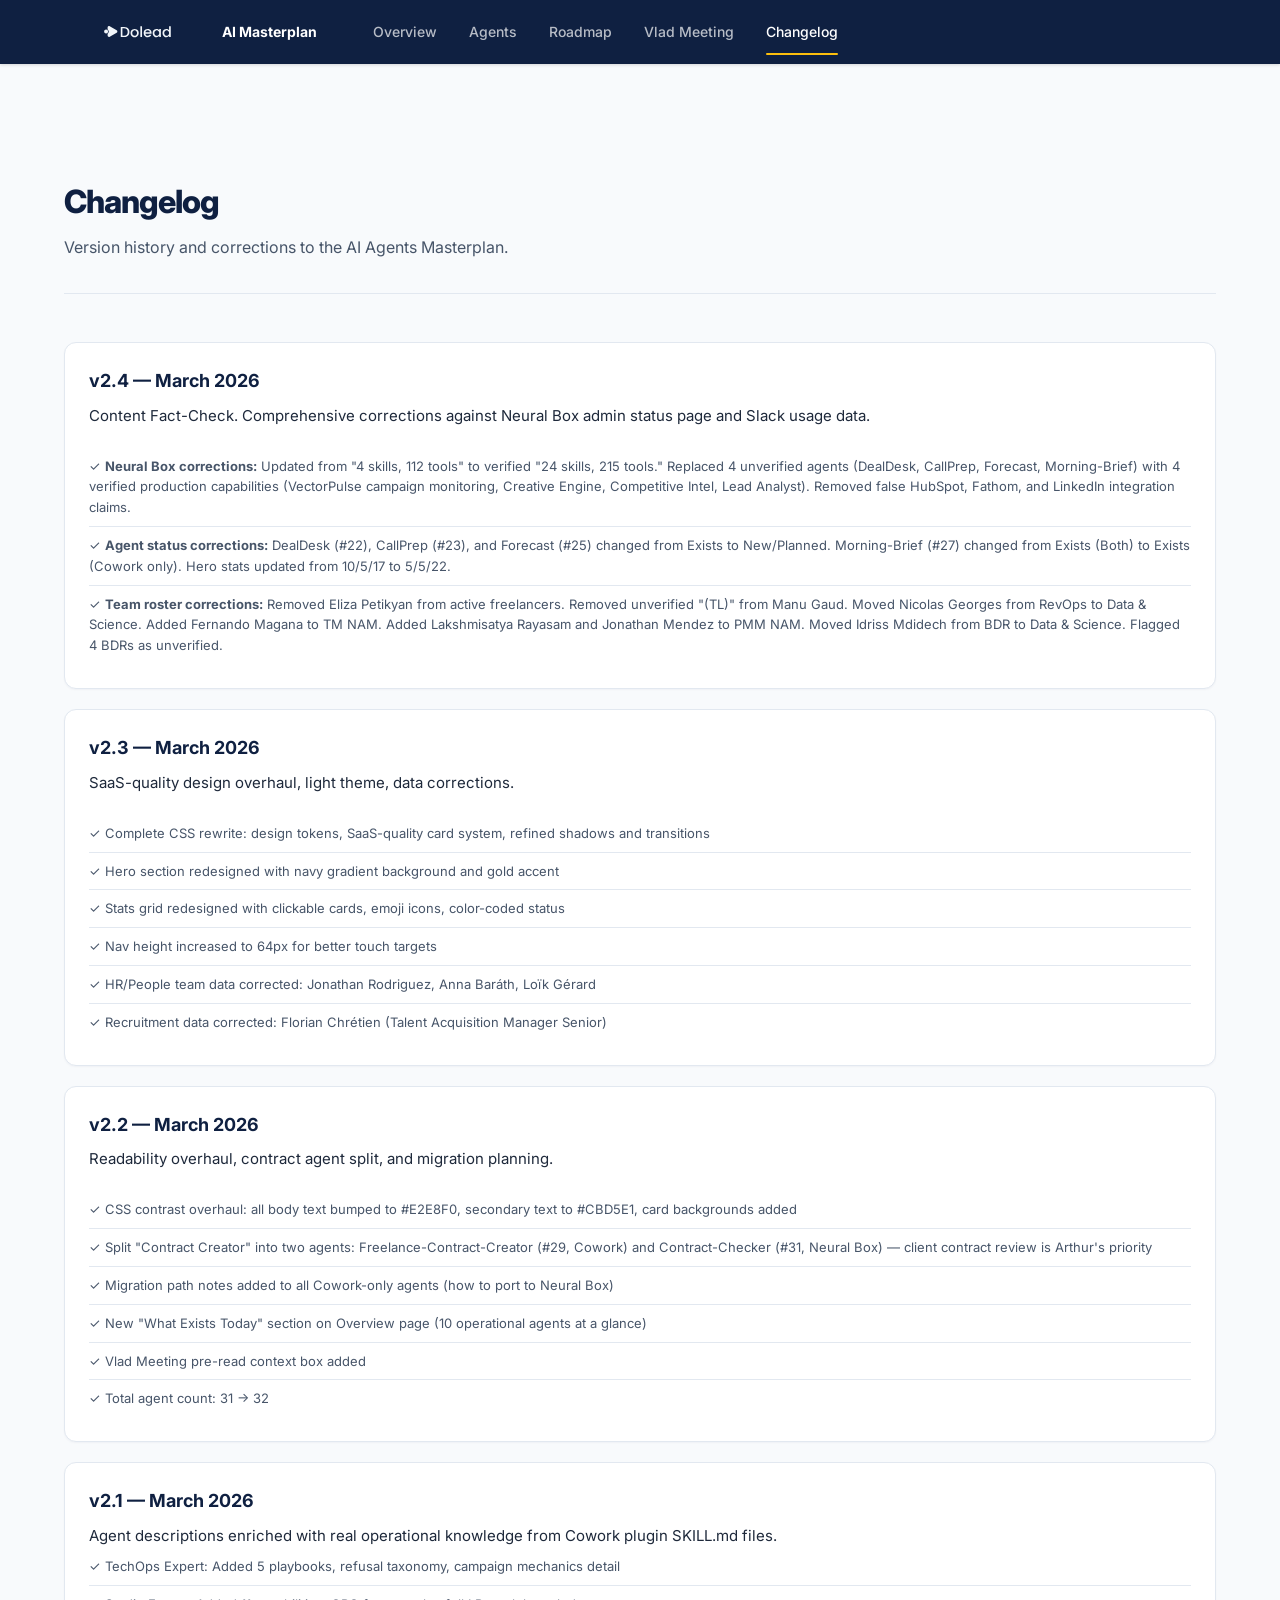
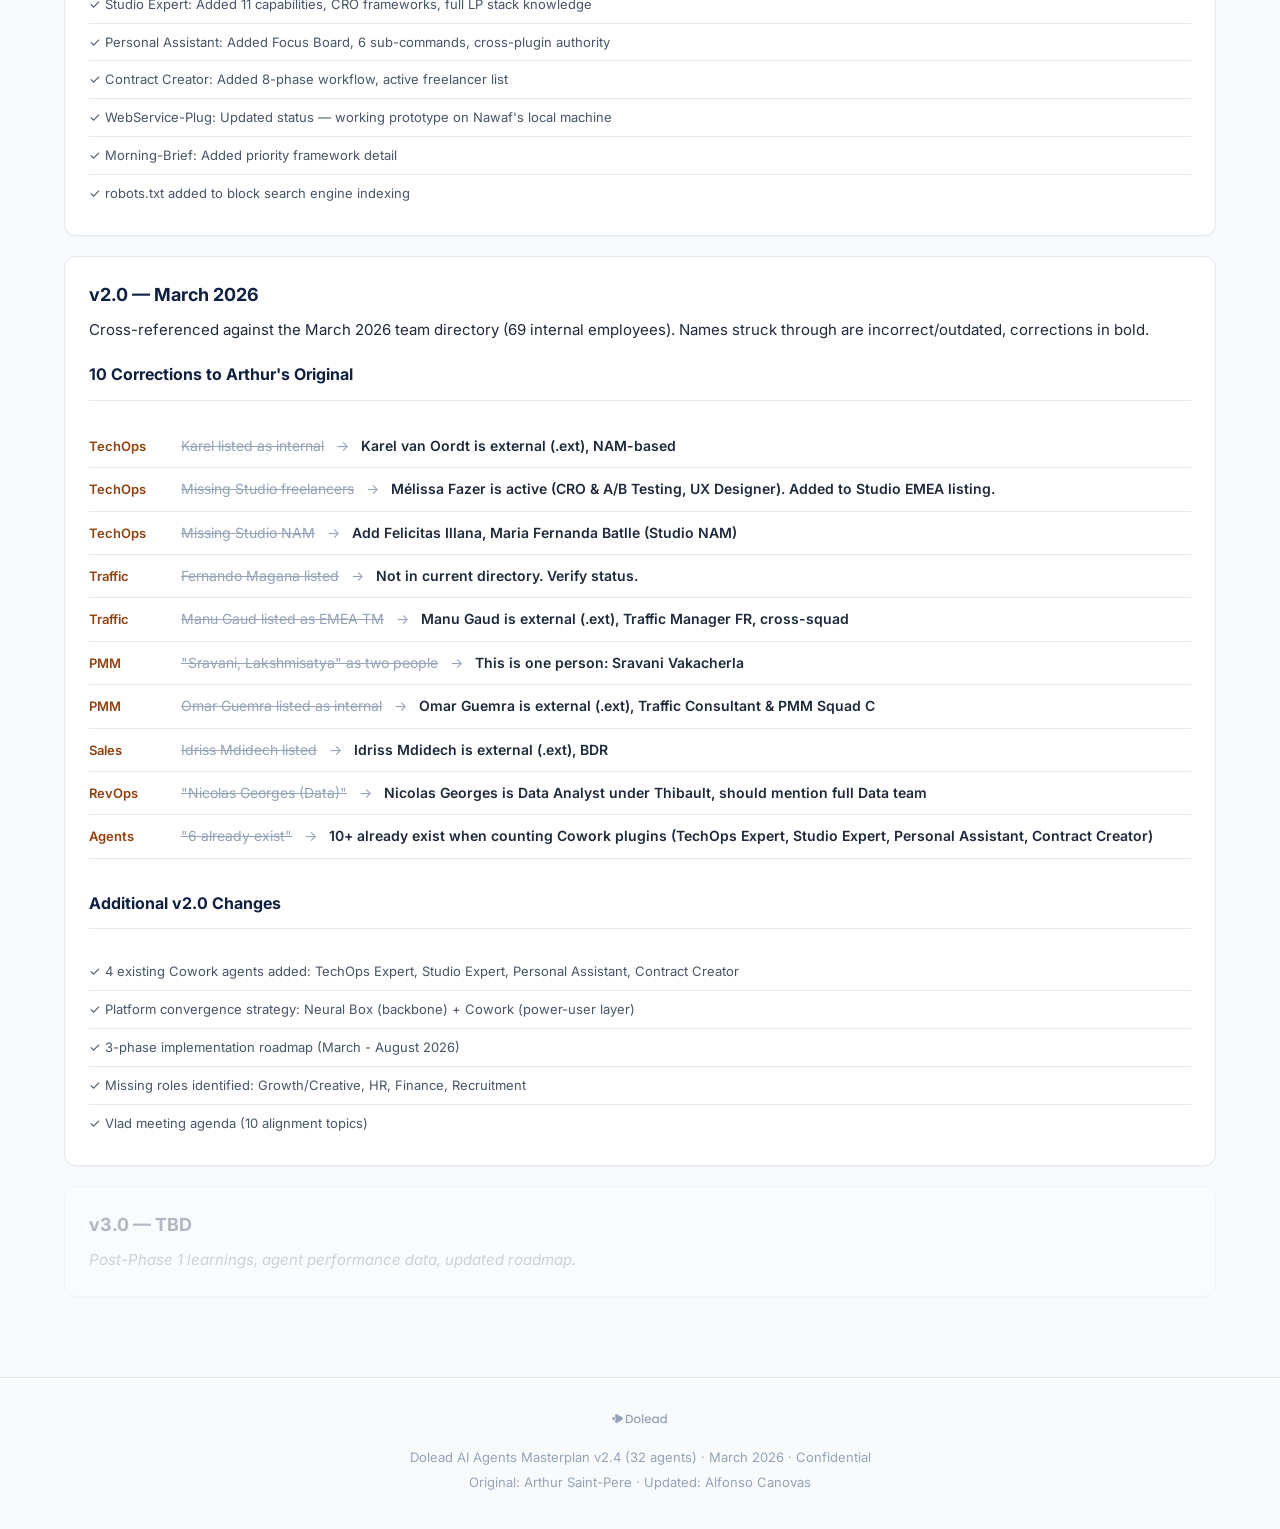
<file: changelog.html>
<!DOCTYPE html>
<html lang="en">
<head>
<meta charset="UTF-8">
<meta name="viewport" content="width=device-width, initial-scale=1.0">
<meta name="theme-color" content="#0F2041">
<title>Changelog — Dolead AI Masterplan</title>
<link rel="icon" type="image/svg+xml" href="favicon.svg">
<link rel="preconnect" href="https://fonts.googleapis.com">
<link rel="preconnect" href="https://fonts.gstatic.com" crossorigin>
<link rel="stylesheet" href="https://fonts.googleapis.com/css2?family=Inter:wght@400;500;600;700;800&display=swap">
<link rel="stylesheet" href="css/style.css?v=2.4">
</head>
<body class="page-body">

<nav class="nav">
<div class="nav-inner">
<a href="index.html" class="nav-logo">
<svg width="148" height="48" viewBox="0 0 148 48" fill="none" xmlns="http://www.w3.org/2000/svg"><path d="M43.598 12.912c2.352 0 4.407.455 6.166 1.366 1.78.89 3.146 2.183 4.1 3.877.974 1.674 1.462 3.634 1.462 5.88s-.488 4.195-1.462 5.848c-.954 1.652-2.32 2.924-4.1 3.814-1.758.868-3.814 1.303-6.166 1.303h-7.214V12.912h7.214zm0 19.132c2.585 0 4.566-.7 5.943-2.098 1.377-1.398 2.066-3.369 2.066-5.911 0-2.564-.689-4.566-2.066-6.007-1.377-1.44-3.358-2.161-5.943-2.161h-3.591v16.177h3.591zM66.512 35.286c-1.653 0-3.147-.371-4.481-1.113-1.335-.763-2.384-1.822-3.147-3.178-.762-1.377-1.143-2.966-1.143-4.767 0-1.78.392-3.358 1.176-4.735.784-1.377 1.854-2.437 3.21-3.178 1.356-.742 2.871-1.112 4.544-1.112 1.674 0 3.189.37 4.545 1.112 1.356.742 2.426 1.801 3.21 3.178.784 1.377 1.176 2.956 1.176 4.736 0 1.78-.403 3.358-1.208 4.735-.805 1.377-1.907 2.447-3.305 3.21-1.377.741-2.903 1.112-4.577 1.112zm0-3.147c.933 0 1.801-.222 2.606-.668.827-.445 1.494-1.112 2.003-2.002.508-.89.763-1.97.763-3.242 0-1.271-.244-2.341-.731-3.21-.488-.89-1.134-1.557-1.94-2.002-.805-.445-1.673-.668-2.606-.668-.932 0-1.801.223-2.606.668-.784.445-1.41 1.112-1.875 2.002-.467.869-.7 1.939-.7 3.21 0 1.886.477 3.348 1.43 4.386.975 1.017 2.193 1.526 3.655 1.526zM82.806 11.481V35h-3.623V11.481h3.623zM103.612 25.815c0 .657-.042 1.25-.127 1.78H90.105c.106 1.398.625 2.521 1.557 3.369.933.847 2.077 1.271 3.433 1.271 1.949 0 3.326-.816 4.131-2.447h3.91c-.53 1.61-1.494 2.934-2.892 3.972-1.377 1.017-3.094 1.526-5.149 1.526-1.674 0-3.178-.371-4.513-1.113-1.314-.763-2.352-1.822-3.115-3.178-.741-1.377-1.112-2.966-1.112-4.767 0-1.801.36-3.38 1.081-4.735.741-1.377 1.77-2.437 3.083-3.178 1.335-.742 2.86-1.112 4.577-1.112 1.652 0 3.125.36 4.417 1.08 1.293.72 2.299 1.738 3.02 3.051.72 1.293 1.08 2.787 1.08 4.482zm-3.782-1.144c-.021-1.335-.498-2.405-1.43-3.21-.933-.805-2.088-1.208-3.465-1.208-1.25 0-2.32.403-3.21 1.208-.89.784-1.42 1.854-1.59 3.21h9.695zM105.97 26.164c0-1.758.36-3.316 1.08-4.672.742-1.356 1.738-2.405 2.988-3.147 1.271-.762 2.67-1.144 4.196-1.144 1.377 0 2.574.276 3.591.826 1.038.53 1.865 1.197 2.479 2.003v-2.543h3.655V35h-3.655v-2.606c-.614.826-1.451 1.526-2.511 2.077-1.06.55-2.267.826-3.623.826-1.505 0-2.882-.382-4.132-1.144-1.25-.784-2.246-1.864-2.988-3.242-.72-1.398-1.08-2.977-1.08-4.735zm14.333.064c0-1.208-.254-2.256-.763-3.146-.487-.89-1.133-1.568-1.938-2.034-.805-.466-1.674-.7-2.606-.7-.933 0-1.801.234-2.606.7-.805.444-1.462 1.112-1.971 2.002-.488.869-.731 1.907-.731 3.115 0 1.208.243 2.267.731 3.178.509.911 1.166 1.61 1.971 2.098.826.466 1.695.7 2.606.7.932 0 1.801-.234 2.606-.7.805-.466 1.451-1.144 1.938-2.034.51-.91.763-1.95.763-3.178zM127.509 26.164c0-1.758.36-3.316 1.081-4.672.741-1.356 1.737-2.405 2.987-3.147 1.271-.762 2.68-1.144 4.227-1.144 1.144 0 2.267.254 3.369.763 1.123.487 2.013 1.144 2.669 1.971V11.481h3.655V35h-3.655v-2.638c-.593.847-1.419 1.547-2.479 2.098-1.038.55-2.235.826-3.591.826-1.526 0-2.924-.382-4.174-1.144-1.25-.784-2.246-1.864-2.987-3.242-.721-1.398-1.081-2.977-1.081-4.735zm14.333.064c0-1.208-.254-2.256-.762-3.146-.488-.89-1.134-1.568-1.939-2.034-.805-.466-1.674-.7-2.606-.7-.932 0-1.801.234-2.606.7-.805.444-1.462 1.112-1.971 2.002-.487.869-.731 1.907-.731 3.115 0 1.208.244 2.267.731 3.178.51.911 1.166 1.61 1.971 2.098.826.466 1.695.7 2.606.7.932 0 1.801-.234 2.606-.7.805-.466 1.451-1.144 1.939-2.034.508-.91.762-1.95.762-3.178zM8.726 22.958a4.363 4.363 0 11-8.726 0 4.363 4.363 0 018.726 0z" fill="#0F2041"/><path d="M27.483 25.6c2.023-1.19 2.023-4.116 0-5.306L12.336 11.388c-2.051-1.206-4.637.273-4.637 2.653v4.352a5.9 5.9 0 012.566 4.64 5.9 5.9 0 01-2.566 4.639v4.182c0 2.38 2.586 3.859 4.637 2.653L27.483 25.6z" fill="#0F2041"/></svg>
<span>AI Masterplan</span>
</a>
<div class="nav-links">
<a href="index.html">Overview</a>
<a href="agents.html">Agents</a>
<a href="roadmap.html">Roadmap</a>
<a href="vlad-meeting.html">Vlad Meeting</a>
<a href="changelog.html" class="active">Changelog</a>
</div>
<button class="hamburger" aria-label="Toggle navigation menu" onclick="toggleMenu()">
<span></span><span></span><span></span>
</button>
</div>
</nav>

<div class="container" style="padding-top: 64px;">

<div class="page-header">
<h1>Changelog</h1>
<p class="page-subtitle">Version history and corrections to the AI Agents Masterplan.</p>
</div>

<!-- v2.4 -->
<div class="changelog-version">
<h3>v2.4 &#8212; March 2026</h3>
<p style="margin-bottom: 20px;">Content Fact-Check. Comprehensive corrections against Neural Box admin status page and Slack usage data.</p>
<ul style="list-style: none; padding: 0;">
<li style="padding: 8px 0; border-bottom: 1px solid var(--border-light); color: var(--text-secondary); font-size: 13px;">&#10003; <strong>Neural Box corrections:</strong> Updated from "4 skills, 112 tools" to verified "24 skills, 215 tools." Replaced 4 unverified agents (DealDesk, CallPrep, Forecast, Morning-Brief) with 4 verified production capabilities (VectorPulse campaign monitoring, Creative Engine, Competitive Intel, Lead Analyst). Removed false HubSpot, Fathom, and LinkedIn integration claims.</li>
<li style="padding: 8px 0; border-bottom: 1px solid var(--border-light); color: var(--text-secondary); font-size: 13px;">&#10003; <strong>Agent status corrections:</strong> DealDesk (#22), CallPrep (#23), and Forecast (#25) changed from Exists to New/Planned. Morning-Brief (#27) changed from Exists (Both) to Exists (Cowork only). Hero stats updated from 10/5/17 to 5/5/22.</li>
<li style="padding: 8px 0; color: var(--text-secondary); font-size: 13px;">&#10003; <strong>Team roster corrections:</strong> Removed Eliza Petikyan from active freelancers. Removed unverified "(TL)" from Manu Gaud. Moved Nicolas Georges from RevOps to Data &amp; Science. Added Fernando Magana to TM NAM. Added Lakshmisatya Rayasam and Jonathan Mendez to PMM NAM. Moved Idriss Mdidech from BDR to Data &amp; Science. Flagged 4 BDRs as unverified.</li>
</ul>
</div>

<!-- v2.3 -->
<div class="changelog-version">
<h3>v2.3 &#8212; March 2026</h3>
<p style="margin-bottom: 20px;">SaaS-quality design overhaul, light theme, data corrections.</p>
<ul style="list-style: none; padding: 0;">
<li style="padding: 8px 0; border-bottom: 1px solid var(--border-light); color: var(--text-secondary); font-size: 13px;">&#10003; Complete CSS rewrite: design tokens, SaaS-quality card system, refined shadows and transitions</li>
<li style="padding: 8px 0; border-bottom: 1px solid var(--border-light); color: var(--text-secondary); font-size: 13px;">&#10003; Hero section redesigned with navy gradient background and gold accent</li>
<li style="padding: 8px 0; border-bottom: 1px solid var(--border-light); color: var(--text-secondary); font-size: 13px;">&#10003; Stats grid redesigned with clickable cards, emoji icons, color-coded status</li>
<li style="padding: 8px 0; border-bottom: 1px solid var(--border-light); color: var(--text-secondary); font-size: 13px;">&#10003; Nav height increased to 64px for better touch targets</li>
<li style="padding: 8px 0; border-bottom: 1px solid var(--border-light); color: var(--text-secondary); font-size: 13px;">&#10003; HR/People team data corrected: Jonathan Rodriguez, Anna Bar&#225;th, Lo&#239;k G&#233;rard</li>
<li style="padding: 8px 0; color: var(--text-secondary); font-size: 13px;">&#10003; Recruitment data corrected: Florian Chr&#233;tien (Talent Acquisition Manager Senior)</li>
</ul>
</div>

<!-- v2.2 -->
<div class="changelog-version">
<h3>v2.2 &#8212; March 2026</h3>
<p style="margin-bottom: 20px;">Readability overhaul, contract agent split, and migration planning.</p>
<ul style="list-style: none; padding: 0;">
<li style="padding: 8px 0; border-bottom: 1px solid var(--border-light); color: var(--text-secondary); font-size: 13px;">&#10003; CSS contrast overhaul: all body text bumped to #E2E8F0, secondary text to #CBD5E1, card backgrounds added</li>
<li style="padding: 8px 0; border-bottom: 1px solid var(--border-light); color: var(--text-secondary); font-size: 13px;">&#10003; Split "Contract Creator" into two agents: Freelance-Contract-Creator (#29, Cowork) and Contract-Checker (#31, Neural Box) — client contract review is Arthur's priority</li>
<li style="padding: 8px 0; border-bottom: 1px solid var(--border-light); color: var(--text-secondary); font-size: 13px;">&#10003; Migration path notes added to all Cowork-only agents (how to port to Neural Box)</li>
<li style="padding: 8px 0; border-bottom: 1px solid var(--border-light); color: var(--text-secondary); font-size: 13px;">&#10003; New "What Exists Today" section on Overview page (10 operational agents at a glance)</li>
<li style="padding: 8px 0; border-bottom: 1px solid var(--border-light); color: var(--text-secondary); font-size: 13px;">&#10003; Vlad Meeting pre-read context box added</li>
<li style="padding: 8px 0; color: var(--text-secondary); font-size: 13px;">&#10003; Total agent count: 31 &#8594; 32</li>
</ul>
</div>

<!-- v2.1 -->
<div class="changelog-version">
<h3>v2.1 &#8212; March 2026</h3>
<p>Agent descriptions enriched with real operational knowledge from Cowork plugin SKILL.md files.</p>
<ul style="list-style: none; padding: 0;">
<li style="padding: 8px 0; border-bottom: 1px solid var(--border-light); color: var(--text-secondary); font-size: 13px;">&#10003; TechOps Expert: Added 5 playbooks, refusal taxonomy, campaign mechanics detail</li>
<li style="padding: 8px 0; border-bottom: 1px solid var(--border-light); color: var(--text-secondary); font-size: 13px;">&#10003; Studio Expert: Added 11 capabilities, CRO frameworks, full LP stack knowledge</li>
<li style="padding: 8px 0; border-bottom: 1px solid var(--border-light); color: var(--text-secondary); font-size: 13px;">&#10003; Personal Assistant: Added Focus Board, 6 sub-commands, cross-plugin authority</li>
<li style="padding: 8px 0; border-bottom: 1px solid var(--border-light); color: var(--text-secondary); font-size: 13px;">&#10003; Contract Creator: Added 8-phase workflow, active freelancer list</li>
<li style="padding: 8px 0; border-bottom: 1px solid var(--border-light); color: var(--text-secondary); font-size: 13px;">&#10003; WebService-Plug: Updated status &#8212; working prototype on Nawaf's local machine</li>
<li style="padding: 8px 0; border-bottom: 1px solid var(--border-light); color: var(--text-secondary); font-size: 13px;">&#10003; Morning-Brief: Added priority framework detail</li>
<li style="padding: 8px 0; color: var(--text-secondary); font-size: 13px;">&#10003; robots.txt added to block search engine indexing</li>
</ul>
</div>

<!-- v2.0 -->
<div class="changelog-version">
<h3>v2.0 &#8212; March 2026</h3>
<p style="margin-bottom: 20px;">Cross-referenced against the March 2026 team directory (69 internal employees). Names struck through are incorrect/outdated, corrections in bold.</p>

<div class="section-title" style="font-size: 16px;">10 Corrections to Arthur's Original</div>

<div class="correction-item">
<span class="correction-label">TechOps</span>
<span class="correction-old">Karel listed as internal</span>
<span class="correction-arrow">&#8594;</span>
<span class="correction-new">Karel van Oordt is external (.ext), NAM-based</span>
</div>

<div class="correction-item">
<span class="correction-label">TechOps</span>
<span class="correction-old">Missing Studio freelancers</span>
<span class="correction-arrow">&#8594;</span>
<span class="correction-new">M&#233;lissa Fazer is active (CRO &amp; A/B Testing, UX Designer). Added to Studio EMEA listing.</span>
</div>

<div class="correction-item">
<span class="correction-label">TechOps</span>
<span class="correction-old">Missing Studio NAM</span>
<span class="correction-arrow">&#8594;</span>
<span class="correction-new">Add Felicitas Illana, Maria Fernanda Batlle (Studio NAM)</span>
</div>

<div class="correction-item">
<span class="correction-label">Traffic</span>
<span class="correction-old">Fernando Magana listed</span>
<span class="correction-arrow">&#8594;</span>
<span class="correction-new">Not in current directory. Verify status.</span>
</div>

<div class="correction-item">
<span class="correction-label">Traffic</span>
<span class="correction-old">Manu Gaud listed as EMEA TM</span>
<span class="correction-arrow">&#8594;</span>
<span class="correction-new">Manu Gaud is external (.ext), Traffic Manager FR, cross-squad</span>
</div>

<div class="correction-item">
<span class="correction-label">PMM</span>
<span class="correction-old">"Sravani, Lakshmisatya" as two people</span>
<span class="correction-arrow">&#8594;</span>
<span class="correction-new">This is one person: Sravani Vakacherla</span>
</div>

<div class="correction-item">
<span class="correction-label">PMM</span>
<span class="correction-old">Omar Guemra listed as internal</span>
<span class="correction-arrow">&#8594;</span>
<span class="correction-new">Omar Guemra is external (.ext), Traffic Consultant &amp; PMM Squad C</span>
</div>

<div class="correction-item">
<span class="correction-label">Sales</span>
<span class="correction-old">Idriss Mdidech listed</span>
<span class="correction-arrow">&#8594;</span>
<span class="correction-new">Idriss Mdidech is external (.ext), BDR</span>
</div>

<div class="correction-item">
<span class="correction-label">RevOps</span>
<span class="correction-old">"Nicolas Georges (Data)"</span>
<span class="correction-arrow">&#8594;</span>
<span class="correction-new">Nicolas Georges is Data Analyst under Thibault, should mention full Data team</span>
</div>

<div class="correction-item">
<span class="correction-label">Agents</span>
<span class="correction-old">"6 already exist"</span>
<span class="correction-arrow">&#8594;</span>
<span class="correction-new">10+ already exist when counting Cowork plugins (TechOps Expert, Studio Expert, Personal Assistant, Contract Creator)</span>
</div>

<div style="margin-top: 32px;">
<div class="section-title" style="font-size: 16px;">Additional v2.0 Changes</div>
<ul style="list-style: none; padding: 0;">
<li style="padding: 8px 0; border-bottom: 1px solid var(--border-light); color: var(--text-secondary); font-size: 13px;">&#10003; 4 existing Cowork agents added: TechOps Expert, Studio Expert, Personal Assistant, Contract Creator</li>
<li style="padding: 8px 0; border-bottom: 1px solid var(--border-light); color: var(--text-secondary); font-size: 13px;">&#10003; Platform convergence strategy: Neural Box (backbone) + Cowork (power-user layer)</li>
<li style="padding: 8px 0; border-bottom: 1px solid var(--border-light); color: var(--text-secondary); font-size: 13px;">&#10003; 3-phase implementation roadmap (March - August 2026)</li>
<li style="padding: 8px 0; border-bottom: 1px solid var(--border-light); color: var(--text-secondary); font-size: 13px;">&#10003; Missing roles identified: Growth/Creative, HR, Finance, Recruitment</li>
<li style="padding: 8px 0; color: var(--text-secondary); font-size: 13px;">&#10003; Vlad meeting agenda (10 alignment topics)</li>
</ul>
</div>
</div>

<div class="changelog-version" style="opacity: 0.3;">
<h3>v3.0 &#8212; TBD</h3>
<p style="color: var(--text-tertiary); font-style: italic;">Post-Phase 1 learnings, agent performance data, updated roadmap.</p>
</div>

</div><!-- end container -->

<footer class="footer">
<div class="footer-inner">
<svg class="footer-logo" width="148" height="48" viewBox="0 0 148 48" fill="none" xmlns="http://www.w3.org/2000/svg"><path d="M43.598 12.912c2.352 0 4.407.455 6.166 1.366 1.78.89 3.146 2.183 4.1 3.877.974 1.674 1.462 3.634 1.462 5.88s-.488 4.195-1.462 5.848c-.954 1.652-2.32 2.924-4.1 3.814-1.758.868-3.814 1.303-6.166 1.303h-7.214V12.912h7.214zm0 19.132c2.585 0 4.566-.7 5.943-2.098 1.377-1.398 2.066-3.369 2.066-5.911 0-2.564-.689-4.566-2.066-6.007-1.377-1.44-3.358-2.161-5.943-2.161h-3.591v16.177h3.591zM66.512 35.286c-1.653 0-3.147-.371-4.481-1.113-1.335-.763-2.384-1.822-3.147-3.178-.762-1.377-1.143-2.966-1.143-4.767 0-1.78.392-3.358 1.176-4.735.784-1.377 1.854-2.437 3.21-3.178 1.356-.742 2.871-1.112 4.544-1.112 1.674 0 3.189.37 4.545 1.112 1.356.742 2.426 1.801 3.21 3.178.784 1.377 1.176 2.956 1.176 4.736 0 1.78-.403 3.358-1.208 4.735-.805 1.377-1.907 2.447-3.305 3.21-1.377.741-2.903 1.112-4.577 1.112zm0-3.147c.933 0 1.801-.222 2.606-.668.827-.445 1.494-1.112 2.003-2.002.508-.89.763-1.97.763-3.242 0-1.271-.244-2.341-.731-3.21-.488-.89-1.134-1.557-1.94-2.002-.805-.445-1.673-.668-2.606-.668-.932 0-1.801.223-2.606.668-.784.445-1.41 1.112-1.875 2.002-.467.869-.7 1.939-.7 3.21 0 1.886.477 3.348 1.43 4.386.975 1.017 2.193 1.526 3.655 1.526zM82.806 11.481V35h-3.623V11.481h3.623zM103.612 25.815c0 .657-.042 1.25-.127 1.78H90.105c.106 1.398.625 2.521 1.557 3.369.933.847 2.077 1.271 3.433 1.271 1.949 0 3.326-.816 4.131-2.447h3.91c-.53 1.61-1.494 2.934-2.892 3.972-1.377 1.017-3.094 1.526-5.149 1.526-1.674 0-3.178-.371-4.513-1.113-1.314-.763-2.352-1.822-3.115-3.178-.741-1.377-1.112-2.966-1.112-4.767 0-1.801.36-3.38 1.081-4.735.741-1.377 1.77-2.437 3.083-3.178 1.335-.742 2.86-1.112 4.577-1.112 1.652 0 3.125.36 4.417 1.08 1.293.72 2.299 1.738 3.02 3.051.72 1.293 1.08 2.787 1.08 4.482zm-3.782-1.144c-.021-1.335-.498-2.405-1.43-3.21-.933-.805-2.088-1.208-3.465-1.208-1.25 0-2.32.403-3.21 1.208-.89.784-1.42 1.854-1.59 3.21h9.695zM105.97 26.164c0-1.758.36-3.316 1.08-4.672.742-1.356 1.738-2.405 2.988-3.147 1.271-.762 2.67-1.144 4.196-1.144 1.377 0 2.574.276 3.591.826 1.038.53 1.865 1.197 2.479 2.003v-2.543h3.655V35h-3.655v-2.606c-.614.826-1.451 1.526-2.511 2.077-1.06.55-2.267.826-3.623.826-1.505 0-2.882-.382-4.132-1.144-1.25-.784-2.246-1.864-2.988-3.242-.72-1.398-1.08-2.977-1.08-4.735zm14.333.064c0-1.208-.254-2.256-.763-3.146-.487-.89-1.133-1.568-1.938-2.034-.805-.466-1.674-.7-2.606-.7-.933 0-1.801.234-2.606.7-.805.444-1.462 1.112-1.971 2.002-.488.869-.731 1.907-.731 3.115 0 1.208.243 2.267.731 3.178.509.911 1.166 1.61 1.971 2.098.826.466 1.695.7 2.606.7.932 0 1.801-.234 2.606-.7.805-.466 1.451-1.144 1.938-2.034.51-.91.763-1.95.763-3.178zM127.509 26.164c0-1.758.36-3.316 1.081-4.672.741-1.356 1.737-2.405 2.987-3.147 1.271-.762 2.68-1.144 4.227-1.144 1.144 0 2.267.254 3.369.763 1.123.487 2.013 1.144 2.669 1.971V11.481h3.655V35h-3.655v-2.638c-.593.847-1.419 1.547-2.479 2.098-1.038.55-2.235.826-3.591.826-1.526 0-2.924-.382-4.174-1.144-1.25-.784-2.246-1.864-2.987-3.242-.721-1.398-1.081-2.977-1.081-4.735zm14.333.064c0-1.208-.254-2.256-.762-3.146-.488-.89-1.134-1.568-1.939-2.034-.805-.466-1.674-.7-2.606-.7-.932 0-1.801.234-2.606.7-.805.444-1.462 1.112-1.971 2.002-.487.869-.731 1.907-.731 3.115 0 1.208.244 2.267.731 3.178.51.911 1.166 1.61 1.971 2.098.826.466 1.695.7 2.606.7.932 0 1.801-.234 2.606-.7.805-.466 1.451-1.144 1.939-2.034.508-.91.762-1.95.762-3.178zM8.726 22.958a4.363 4.363 0 11-8.726 0 4.363 4.363 0 018.726 0z" fill="#0F2041"/><path d="M27.483 25.6c2.023-1.19 2.023-4.116 0-5.306L12.336 11.388c-2.051-1.206-4.637.273-4.637 2.653v4.352a5.9 5.9 0 012.566 4.64 5.9 5.9 0 01-2.566 4.639v4.182c0 2.38 2.586 3.859 4.637 2.653L27.483 25.6z" fill="#0F2041"/></svg>
<p>Dolead AI Agents Masterplan v2.4 (32 agents) &middot; March 2026 &middot; Confidential</p>
<p>Original: Arthur Saint-Pere &middot; Updated: Alfonso Canovas</p>
</div>
</footer>

<script src="js/main.js"></script>
</body>
</html>
</file>
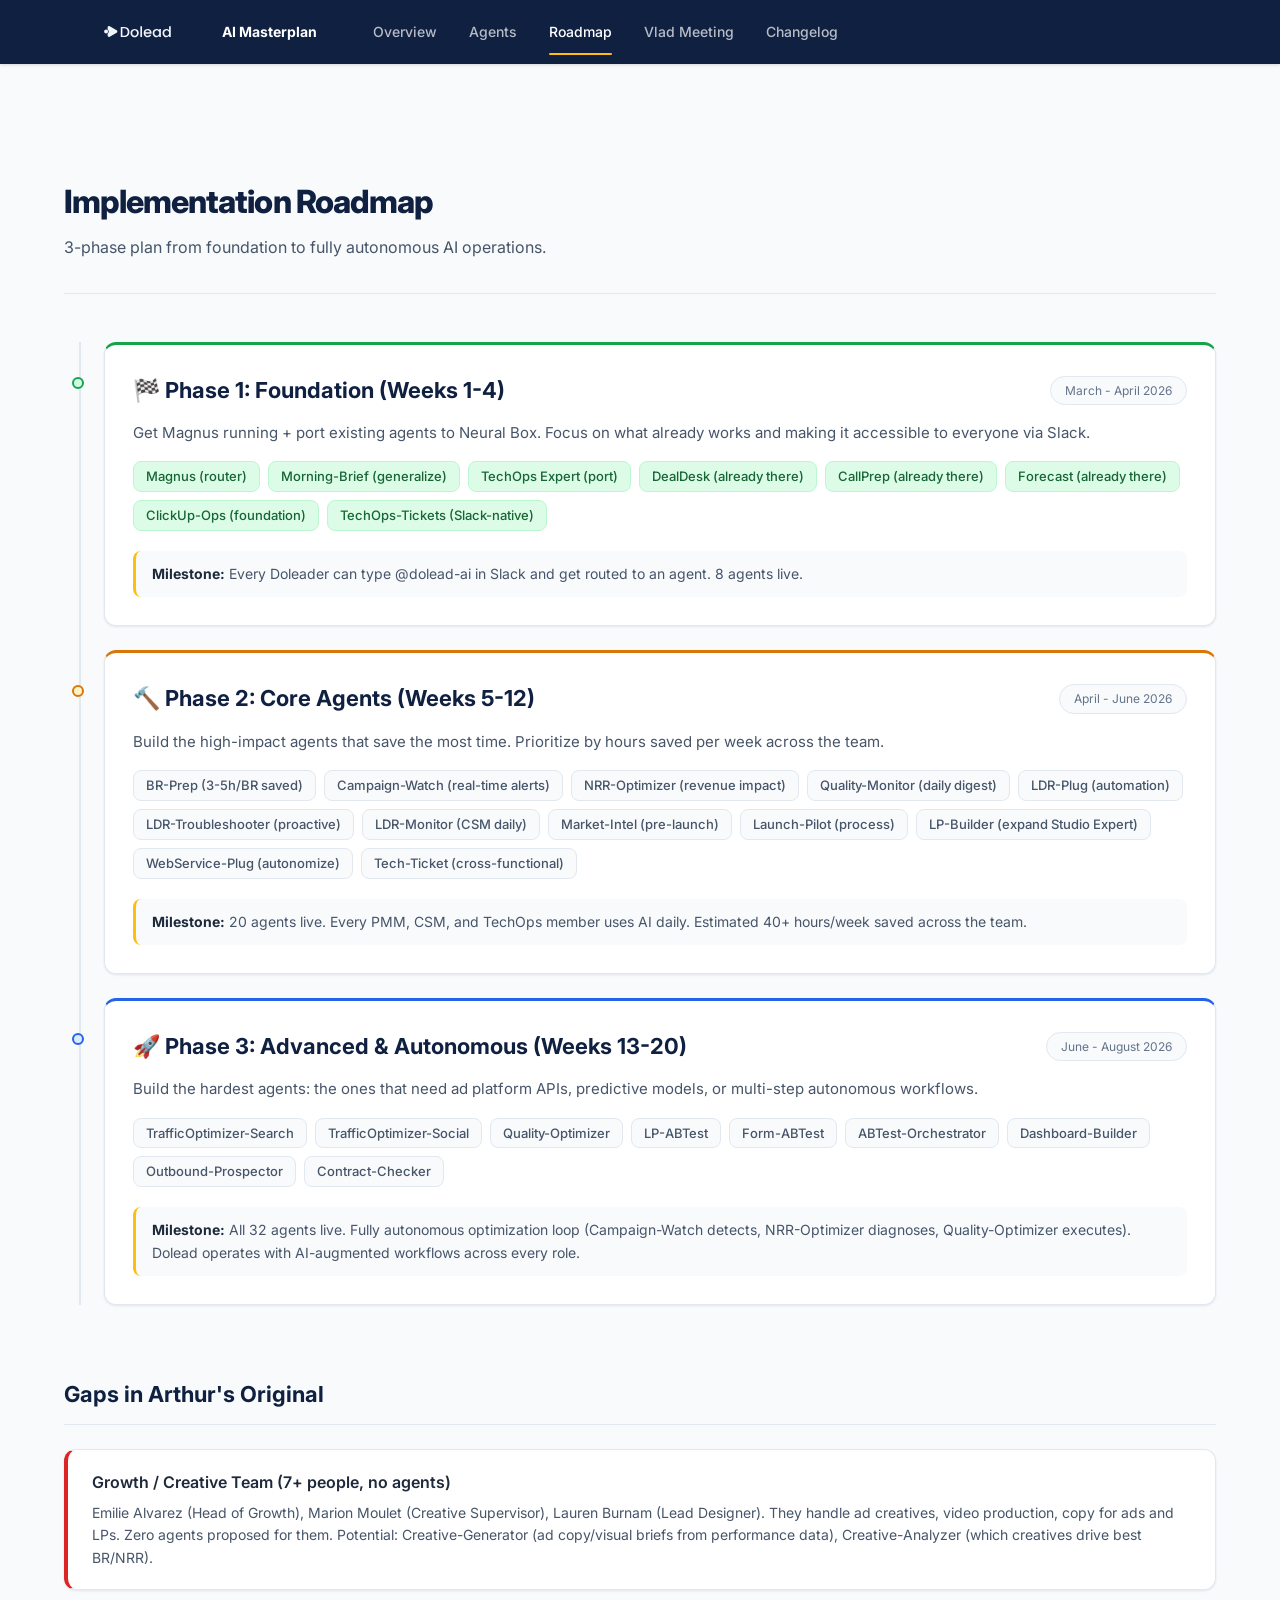
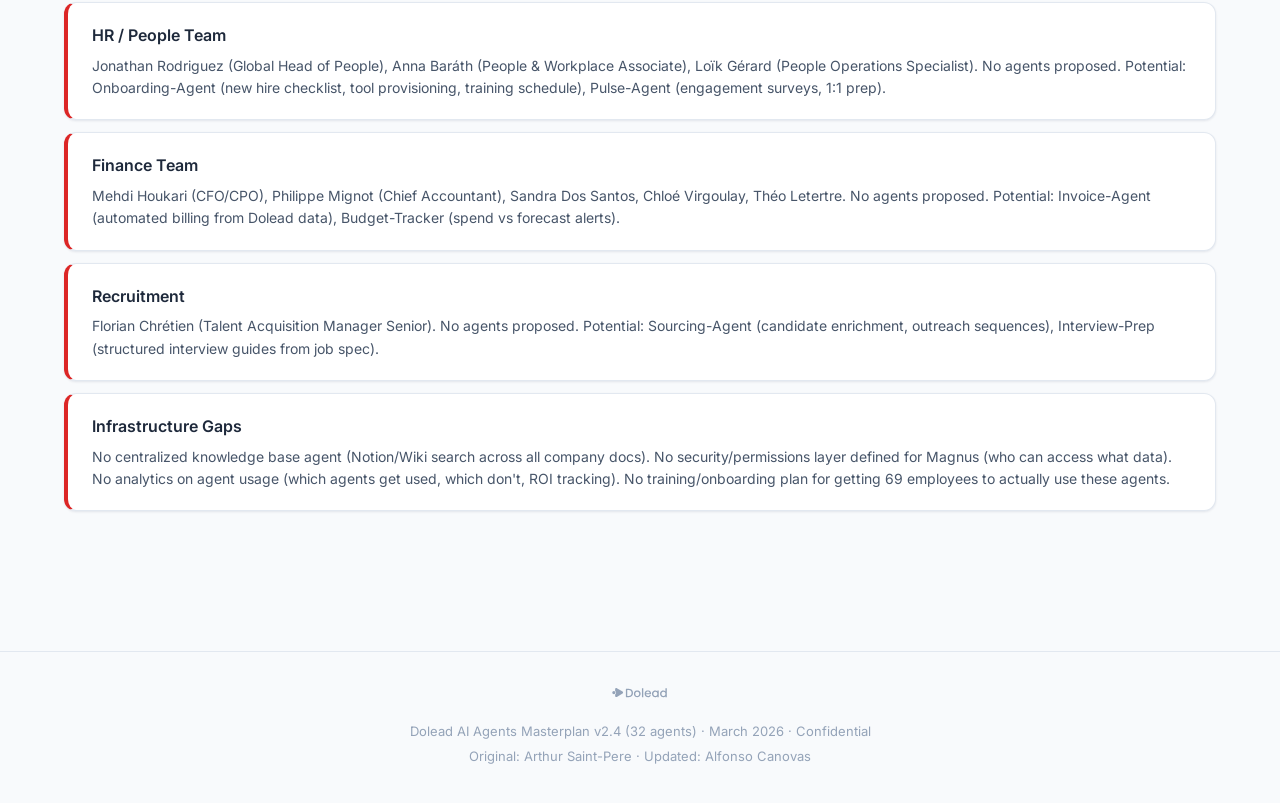
<file: roadmap.html>
<!DOCTYPE html>
<html lang="en">
<head>
<meta charset="UTF-8">
<meta name="viewport" content="width=device-width, initial-scale=1.0">
<meta name="theme-color" content="#0F2041">
<title>Roadmap — Dolead AI Masterplan</title>
<link rel="icon" type="image/svg+xml" href="favicon.svg">
<link rel="preconnect" href="https://fonts.googleapis.com">
<link rel="preconnect" href="https://fonts.gstatic.com" crossorigin>
<link rel="stylesheet" href="https://fonts.googleapis.com/css2?family=Inter:wght@400;500;600;700;800&display=swap">
<link rel="stylesheet" href="css/style.css?v=2.4">
</head>
<body class="page-body">

<nav class="nav">
<div class="nav-inner">
<a href="index.html" class="nav-logo">
<svg width="148" height="48" viewBox="0 0 148 48" fill="none" xmlns="http://www.w3.org/2000/svg"><path d="M43.598 12.912c2.352 0 4.407.455 6.166 1.366 1.78.89 3.146 2.183 4.1 3.877.974 1.674 1.462 3.634 1.462 5.88s-.488 4.195-1.462 5.848c-.954 1.652-2.32 2.924-4.1 3.814-1.758.868-3.814 1.303-6.166 1.303h-7.214V12.912h7.214zm0 19.132c2.585 0 4.566-.7 5.943-2.098 1.377-1.398 2.066-3.369 2.066-5.911 0-2.564-.689-4.566-2.066-6.007-1.377-1.44-3.358-2.161-5.943-2.161h-3.591v16.177h3.591zM66.512 35.286c-1.653 0-3.147-.371-4.481-1.113-1.335-.763-2.384-1.822-3.147-3.178-.762-1.377-1.143-2.966-1.143-4.767 0-1.78.392-3.358 1.176-4.735.784-1.377 1.854-2.437 3.21-3.178 1.356-.742 2.871-1.112 4.544-1.112 1.674 0 3.189.37 4.545 1.112 1.356.742 2.426 1.801 3.21 3.178.784 1.377 1.176 2.956 1.176 4.736 0 1.78-.403 3.358-1.208 4.735-.805 1.377-1.907 2.447-3.305 3.21-1.377.741-2.903 1.112-4.577 1.112zm0-3.147c.933 0 1.801-.222 2.606-.668.827-.445 1.494-1.112 2.003-2.002.508-.89.763-1.97.763-3.242 0-1.271-.244-2.341-.731-3.21-.488-.89-1.134-1.557-1.94-2.002-.805-.445-1.673-.668-2.606-.668-.932 0-1.801.223-2.606.668-.784.445-1.41 1.112-1.875 2.002-.467.869-.7 1.939-.7 3.21 0 1.886.477 3.348 1.43 4.386.975 1.017 2.193 1.526 3.655 1.526zM82.806 11.481V35h-3.623V11.481h3.623zM103.612 25.815c0 .657-.042 1.25-.127 1.78H90.105c.106 1.398.625 2.521 1.557 3.369.933.847 2.077 1.271 3.433 1.271 1.949 0 3.326-.816 4.131-2.447h3.91c-.53 1.61-1.494 2.934-2.892 3.972-1.377 1.017-3.094 1.526-5.149 1.526-1.674 0-3.178-.371-4.513-1.113-1.314-.763-2.352-1.822-3.115-3.178-.741-1.377-1.112-2.966-1.112-4.767 0-1.801.36-3.38 1.081-4.735.741-1.377 1.77-2.437 3.083-3.178 1.335-.742 2.86-1.112 4.577-1.112 1.652 0 3.125.36 4.417 1.08 1.293.72 2.299 1.738 3.02 3.051.72 1.293 1.08 2.787 1.08 4.482zm-3.782-1.144c-.021-1.335-.498-2.405-1.43-3.21-.933-.805-2.088-1.208-3.465-1.208-1.25 0-2.32.403-3.21 1.208-.89.784-1.42 1.854-1.59 3.21h9.695zM105.97 26.164c0-1.758.36-3.316 1.08-4.672.742-1.356 1.738-2.405 2.988-3.147 1.271-.762 2.67-1.144 4.196-1.144 1.377 0 2.574.276 3.591.826 1.038.53 1.865 1.197 2.479 2.003v-2.543h3.655V35h-3.655v-2.606c-.614.826-1.451 1.526-2.511 2.077-1.06.55-2.267.826-3.623.826-1.505 0-2.882-.382-4.132-1.144-1.25-.784-2.246-1.864-2.988-3.242-.72-1.398-1.08-2.977-1.08-4.735zm14.333.064c0-1.208-.254-2.256-.763-3.146-.487-.89-1.133-1.568-1.938-2.034-.805-.466-1.674-.7-2.606-.7-.933 0-1.801.234-2.606.7-.805.444-1.462 1.112-1.971 2.002-.488.869-.731 1.907-.731 3.115 0 1.208.243 2.267.731 3.178.509.911 1.166 1.61 1.971 2.098.826.466 1.695.7 2.606.7.932 0 1.801-.234 2.606-.7.805-.466 1.451-1.144 1.938-2.034.51-.91.763-1.95.763-3.178zM127.509 26.164c0-1.758.36-3.316 1.081-4.672.741-1.356 1.737-2.405 2.987-3.147 1.271-.762 2.68-1.144 4.227-1.144 1.144 0 2.267.254 3.369.763 1.123.487 2.013 1.144 2.669 1.971V11.481h3.655V35h-3.655v-2.638c-.593.847-1.419 1.547-2.479 2.098-1.038.55-2.235.826-3.591.826-1.526 0-2.924-.382-4.174-1.144-1.25-.784-2.246-1.864-2.987-3.242-.721-1.398-1.081-2.977-1.081-4.735zm14.333.064c0-1.208-.254-2.256-.762-3.146-.488-.89-1.134-1.568-1.939-2.034-.805-.466-1.674-.7-2.606-.7-.932 0-1.801.234-2.606.7-.805.444-1.462 1.112-1.971 2.002-.487.869-.731 1.907-.731 3.115 0 1.208.244 2.267.731 3.178.51.911 1.166 1.61 1.971 2.098.826.466 1.695.7 2.606.7.932 0 1.801-.234 2.606-.7.805-.466 1.451-1.144 1.939-2.034.508-.91.762-1.95.762-3.178zM8.726 22.958a4.363 4.363 0 11-8.726 0 4.363 4.363 0 018.726 0z" fill="#0F2041"/><path d="M27.483 25.6c2.023-1.19 2.023-4.116 0-5.306L12.336 11.388c-2.051-1.206-4.637.273-4.637 2.653v4.352a5.9 5.9 0 012.566 4.64 5.9 5.9 0 01-2.566 4.639v4.182c0 2.38 2.586 3.859 4.637 2.653L27.483 25.6z" fill="#0F2041"/></svg>
<span>AI Masterplan</span>
</a>
<div class="nav-links">
<a href="index.html">Overview</a>
<a href="agents.html">Agents</a>
<a href="roadmap.html" class="active">Roadmap</a>
<a href="vlad-meeting.html">Vlad Meeting</a>
<a href="changelog.html">Changelog</a>
</div>
<button class="hamburger" aria-label="Toggle navigation menu" onclick="toggleMenu()">
<span></span><span></span><span></span>
</button>
</div>
</nav>

<div class="container" style="padding-top: 64px;">

<div class="page-header">
<h1>Implementation Roadmap</h1>
<p class="page-subtitle">3-phase plan from foundation to fully autonomous AI operations.</p>
</div>

<!-- TIMELINE -->
<div class="timeline">

<div class="phase-card phase-1">
<div class="phase-header">
<h3>&#127937; Phase 1: Foundation (Weeks 1-4)</h3>
<span class="phase-timeline-badge">March - April 2026</span>
</div>
<p class="phase-desc">Get Magnus running + port existing agents to Neural Box. Focus on what already works and making it accessible to everyone via Slack.</p>
<div class="phase-agents">
<span class="phase-tag exists">Magnus (router)</span>
<span class="phase-tag exists">Morning-Brief (generalize)</span>
<span class="phase-tag exists">TechOps Expert (port)</span>
<span class="phase-tag exists">DealDesk (already there)</span>
<span class="phase-tag exists">CallPrep (already there)</span>
<span class="phase-tag exists">Forecast (already there)</span>
<span class="phase-tag exists">ClickUp-Ops (foundation)</span>
<span class="phase-tag exists">TechOps-Tickets (Slack-native)</span>
</div>
<p class="phase-milestone"><strong>Milestone:</strong> Every Doleader can type @dolead-ai in Slack and get routed to an agent. 8 agents live.</p>
</div>

<div class="phase-card phase-2">
<div class="phase-header">
<h3>&#128296; Phase 2: Core Agents (Weeks 5-12)</h3>
<span class="phase-timeline-badge">April - June 2026</span>
</div>
<p class="phase-desc">Build the high-impact agents that save the most time. Prioritize by hours saved per week across the team.</p>
<div class="phase-agents">
<span class="phase-tag">BR-Prep (3-5h/BR saved)</span>
<span class="phase-tag">Campaign-Watch (real-time alerts)</span>
<span class="phase-tag">NRR-Optimizer (revenue impact)</span>
<span class="phase-tag">Quality-Monitor (daily digest)</span>
<span class="phase-tag">LDR-Plug (automation)</span>
<span class="phase-tag">LDR-Troubleshooter (proactive)</span>
<span class="phase-tag">LDR-Monitor (CSM daily)</span>
<span class="phase-tag">Market-Intel (pre-launch)</span>
<span class="phase-tag">Launch-Pilot (process)</span>
<span class="phase-tag">LP-Builder (expand Studio Expert)</span>
<span class="phase-tag">WebService-Plug (autonomize)</span>
<span class="phase-tag">Tech-Ticket (cross-functional)</span>
</div>
<p class="phase-milestone"><strong>Milestone:</strong> 20 agents live. Every PMM, CSM, and TechOps member uses AI daily. Estimated 40+ hours/week saved across the team.</p>
</div>

<div class="phase-card phase-3">
<div class="phase-header">
<h3>&#128640; Phase 3: Advanced &amp; Autonomous (Weeks 13-20)</h3>
<span class="phase-timeline-badge">June - August 2026</span>
</div>
<p class="phase-desc">Build the hardest agents: the ones that need ad platform APIs, predictive models, or multi-step autonomous workflows.</p>
<div class="phase-agents">
<span class="phase-tag">TrafficOptimizer-Search</span>
<span class="phase-tag">TrafficOptimizer-Social</span>
<span class="phase-tag">Quality-Optimizer</span>
<span class="phase-tag">LP-ABTest</span>
<span class="phase-tag">Form-ABTest</span>
<span class="phase-tag">ABTest-Orchestrator</span>
<span class="phase-tag">Dashboard-Builder</span>
<span class="phase-tag">Outbound-Prospector</span>
<span class="phase-tag">Contract-Checker</span>
</div>
<p class="phase-milestone"><strong>Milestone:</strong> All 32 agents live. Fully autonomous optimization loop (Campaign-Watch detects, NRR-Optimizer diagnoses, Quality-Optimizer executes). Dolead operates with AI-augmented workflows across every role.</p>
</div>

</div>

<!-- WHAT'S MISSING -->
<div class="section">
<div class="section-title">Gaps in Arthur's Original</div>

<div class="missing-card">
<h4>Growth / Creative Team (7+ people, no agents)</h4>
<p>Emilie Alvarez (Head of Growth), Marion Moulet (Creative Supervisor), Lauren Burnam (Lead Designer). They handle ad creatives, video production, copy for ads and LPs. Zero agents proposed for them. Potential: Creative-Generator (ad copy/visual briefs from performance data), Creative-Analyzer (which creatives drive best BR/NRR).</p>
</div>

<div class="missing-card">
<h4>HR / People Team</h4>
<p>Jonathan Rodriguez (Global Head of People), Anna Bar&aacute;th (People &amp; Workplace Associate), Lo&iuml;k G&eacute;rard (People Operations Specialist). No agents proposed. Potential: Onboarding-Agent (new hire checklist, tool provisioning, training schedule), Pulse-Agent (engagement surveys, 1:1 prep).</p>
</div>

<div class="missing-card">
<h4>Finance Team</h4>
<p>Mehdi Houkari (CFO/CPO), Philippe Mignot (Chief Accountant), Sandra Dos Santos, Chlo&#233; Virgoulay, Th&#233;o Letertre. No agents proposed. Potential: Invoice-Agent (automated billing from Dolead data), Budget-Tracker (spend vs forecast alerts).</p>
</div>

<div class="missing-card">
<h4>Recruitment</h4>
<p>Florian Chr&eacute;tien (Talent Acquisition Manager Senior). No agents proposed. Potential: Sourcing-Agent (candidate enrichment, outreach sequences), Interview-Prep (structured interview guides from job spec).</p>
</div>

<div class="missing-card">
<h4>Infrastructure Gaps</h4>
<p>No centralized knowledge base agent (Notion/Wiki search across all company docs). No security/permissions layer defined for Magnus (who can access what data). No analytics on agent usage (which agents get used, which don't, ROI tracking). No training/onboarding plan for getting 69 employees to actually use these agents.</p>
</div>
</div>

</div><!-- end container -->

<footer class="footer">
<div class="footer-inner">
<svg class="footer-logo" width="148" height="48" viewBox="0 0 148 48" fill="none" xmlns="http://www.w3.org/2000/svg"><path d="M43.598 12.912c2.352 0 4.407.455 6.166 1.366 1.78.89 3.146 2.183 4.1 3.877.974 1.674 1.462 3.634 1.462 5.88s-.488 4.195-1.462 5.848c-.954 1.652-2.32 2.924-4.1 3.814-1.758.868-3.814 1.303-6.166 1.303h-7.214V12.912h7.214zm0 19.132c2.585 0 4.566-.7 5.943-2.098 1.377-1.398 2.066-3.369 2.066-5.911 0-2.564-.689-4.566-2.066-6.007-1.377-1.44-3.358-2.161-5.943-2.161h-3.591v16.177h3.591zM66.512 35.286c-1.653 0-3.147-.371-4.481-1.113-1.335-.763-2.384-1.822-3.147-3.178-.762-1.377-1.143-2.966-1.143-4.767 0-1.78.392-3.358 1.176-4.735.784-1.377 1.854-2.437 3.21-3.178 1.356-.742 2.871-1.112 4.544-1.112 1.674 0 3.189.37 4.545 1.112 1.356.742 2.426 1.801 3.21 3.178.784 1.377 1.176 2.956 1.176 4.736 0 1.78-.403 3.358-1.208 4.735-.805 1.377-1.907 2.447-3.305 3.21-1.377.741-2.903 1.112-4.577 1.112zm0-3.147c.933 0 1.801-.222 2.606-.668.827-.445 1.494-1.112 2.003-2.002.508-.89.763-1.97.763-3.242 0-1.271-.244-2.341-.731-3.21-.488-.89-1.134-1.557-1.94-2.002-.805-.445-1.673-.668-2.606-.668-.932 0-1.801.223-2.606.668-.784.445-1.41 1.112-1.875 2.002-.467.869-.7 1.939-.7 3.21 0 1.886.477 3.348 1.43 4.386.975 1.017 2.193 1.526 3.655 1.526zM82.806 11.481V35h-3.623V11.481h3.623zM103.612 25.815c0 .657-.042 1.25-.127 1.78H90.105c.106 1.398.625 2.521 1.557 3.369.933.847 2.077 1.271 3.433 1.271 1.949 0 3.326-.816 4.131-2.447h3.91c-.53 1.61-1.494 2.934-2.892 3.972-1.377 1.017-3.094 1.526-5.149 1.526-1.674 0-3.178-.371-4.513-1.113-1.314-.763-2.352-1.822-3.115-3.178-.741-1.377-1.112-2.966-1.112-4.767 0-1.801.36-3.38 1.081-4.735.741-1.377 1.77-2.437 3.083-3.178 1.335-.742 2.86-1.112 4.577-1.112 1.652 0 3.125.36 4.417 1.08 1.293.72 2.299 1.738 3.02 3.051.72 1.293 1.08 2.787 1.08 4.482zm-3.782-1.144c-.021-1.335-.498-2.405-1.43-3.21-.933-.805-2.088-1.208-3.465-1.208-1.25 0-2.32.403-3.21 1.208-.89.784-1.42 1.854-1.59 3.21h9.695zM105.97 26.164c0-1.758.36-3.316 1.08-4.672.742-1.356 1.738-2.405 2.988-3.147 1.271-.762 2.67-1.144 4.196-1.144 1.377 0 2.574.276 3.591.826 1.038.53 1.865 1.197 2.479 2.003v-2.543h3.655V35h-3.655v-2.606c-.614.826-1.451 1.526-2.511 2.077-1.06.55-2.267.826-3.623.826-1.505 0-2.882-.382-4.132-1.144-1.25-.784-2.246-1.864-2.988-3.242-.72-1.398-1.08-2.977-1.08-4.735zm14.333.064c0-1.208-.254-2.256-.763-3.146-.487-.89-1.133-1.568-1.938-2.034-.805-.466-1.674-.7-2.606-.7-.933 0-1.801.234-2.606.7-.805.444-1.462 1.112-1.971 2.002-.488.869-.731 1.907-.731 3.115 0 1.208.243 2.267.731 3.178.509.911 1.166 1.61 1.971 2.098.826.466 1.695.7 2.606.7.932 0 1.801-.234 2.606-.7.805-.466 1.451-1.144 1.938-2.034.51-.91.763-1.95.763-3.178zM127.509 26.164c0-1.758.36-3.316 1.081-4.672.741-1.356 1.737-2.405 2.987-3.147 1.271-.762 2.68-1.144 4.227-1.144 1.144 0 2.267.254 3.369.763 1.123.487 2.013 1.144 2.669 1.971V11.481h3.655V35h-3.655v-2.638c-.593.847-1.419 1.547-2.479 2.098-1.038.55-2.235.826-3.591.826-1.526 0-2.924-.382-4.174-1.144-1.25-.784-2.246-1.864-2.987-3.242-.721-1.398-1.081-2.977-1.081-4.735zm14.333.064c0-1.208-.254-2.256-.762-3.146-.488-.89-1.134-1.568-1.939-2.034-.805-.466-1.674-.7-2.606-.7-.932 0-1.801.234-2.606.7-.805.444-1.462 1.112-1.971 2.002-.487.869-.731 1.907-.731 3.115 0 1.208.244 2.267.731 3.178.51.911 1.166 1.61 1.971 2.098.826.466 1.695.7 2.606.7.932 0 1.801-.234 2.606-.7.805-.466 1.451-1.144 1.939-2.034.508-.91.762-1.95.762-3.178zM8.726 22.958a4.363 4.363 0 11-8.726 0 4.363 4.363 0 018.726 0z" fill="#0F2041"/><path d="M27.483 25.6c2.023-1.19 2.023-4.116 0-5.306L12.336 11.388c-2.051-1.206-4.637.273-4.637 2.653v4.352a5.9 5.9 0 012.566 4.64 5.9 5.9 0 01-2.566 4.639v4.182c0 2.38 2.586 3.859 4.637 2.653L27.483 25.6z" fill="#0F2041"/></svg>
<p>Dolead AI Agents Masterplan v2.4 (32 agents) &middot; March 2026 &middot; Confidential</p>
<p>Original: Arthur Saint-Pere &middot; Updated: Alfonso Canovas</p>
</div>
</footer>

<script src="js/main.js"></script>
</body>
</html>
</file>
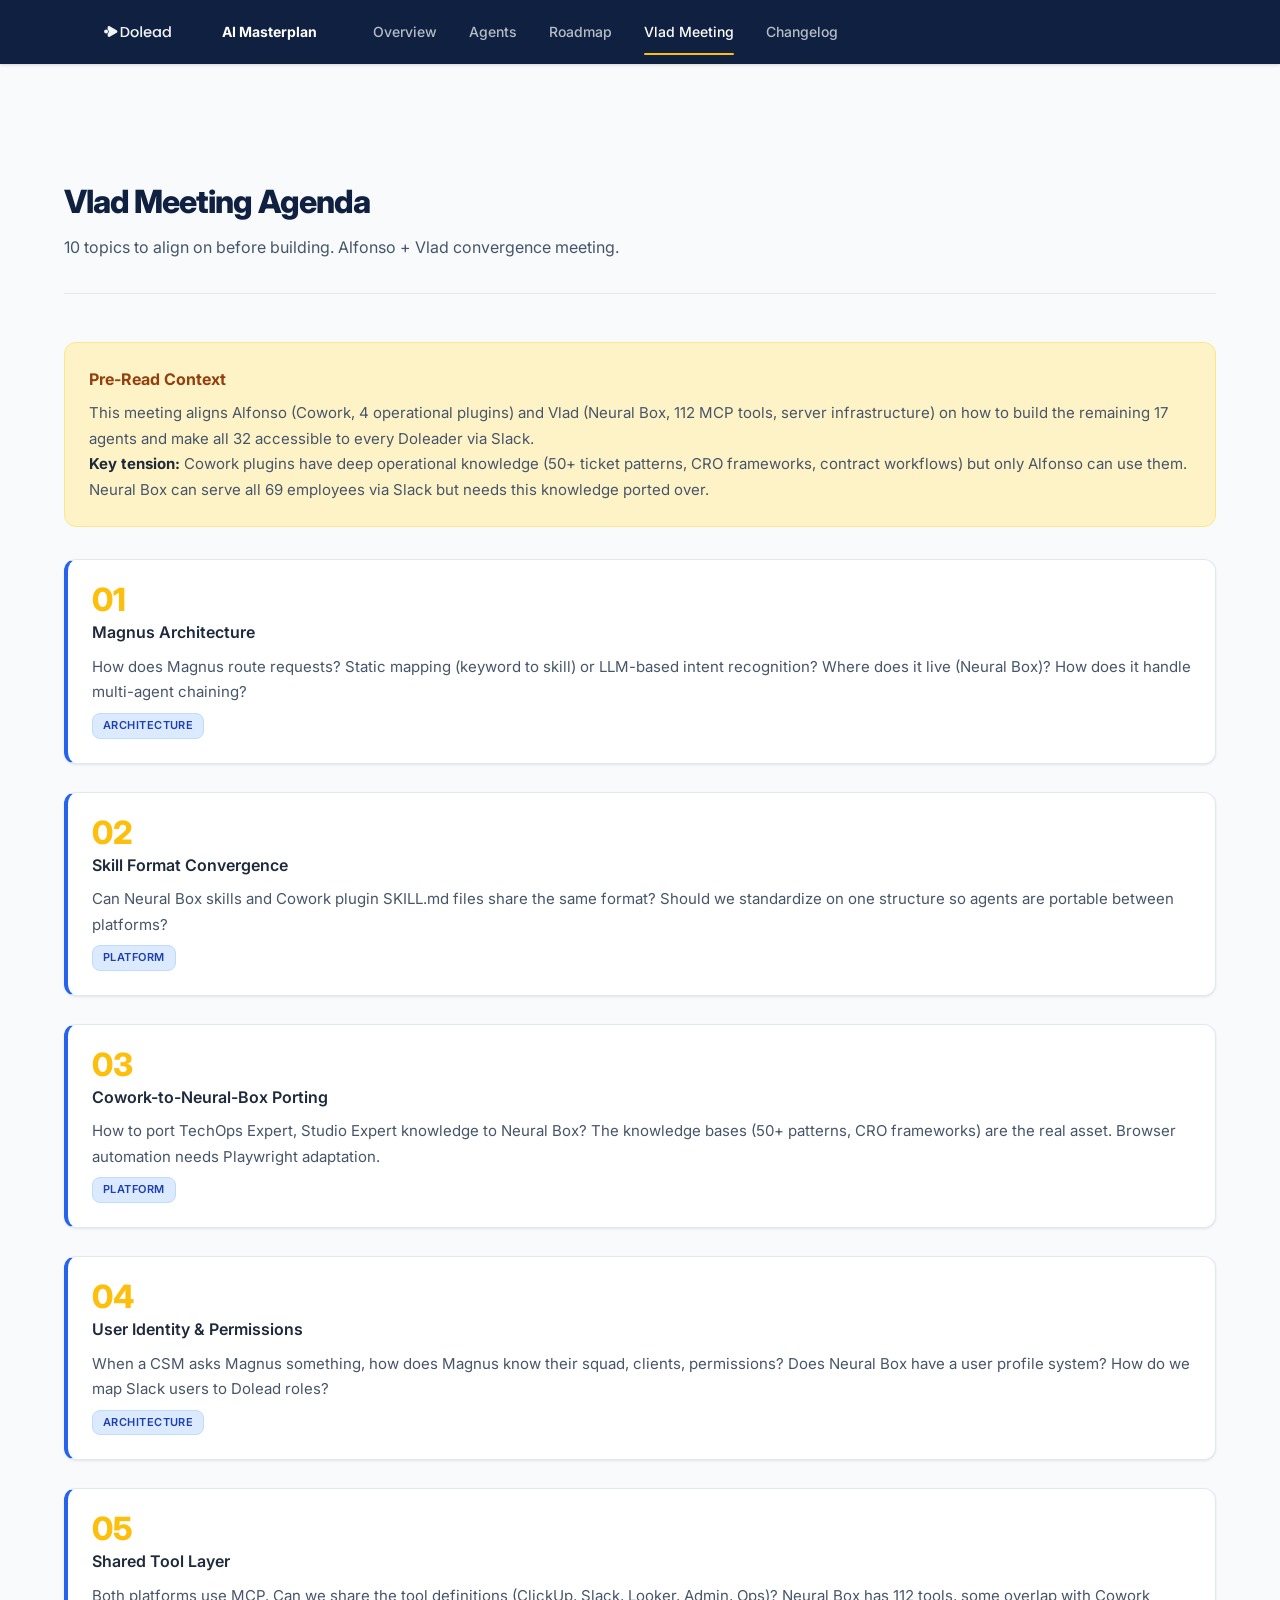
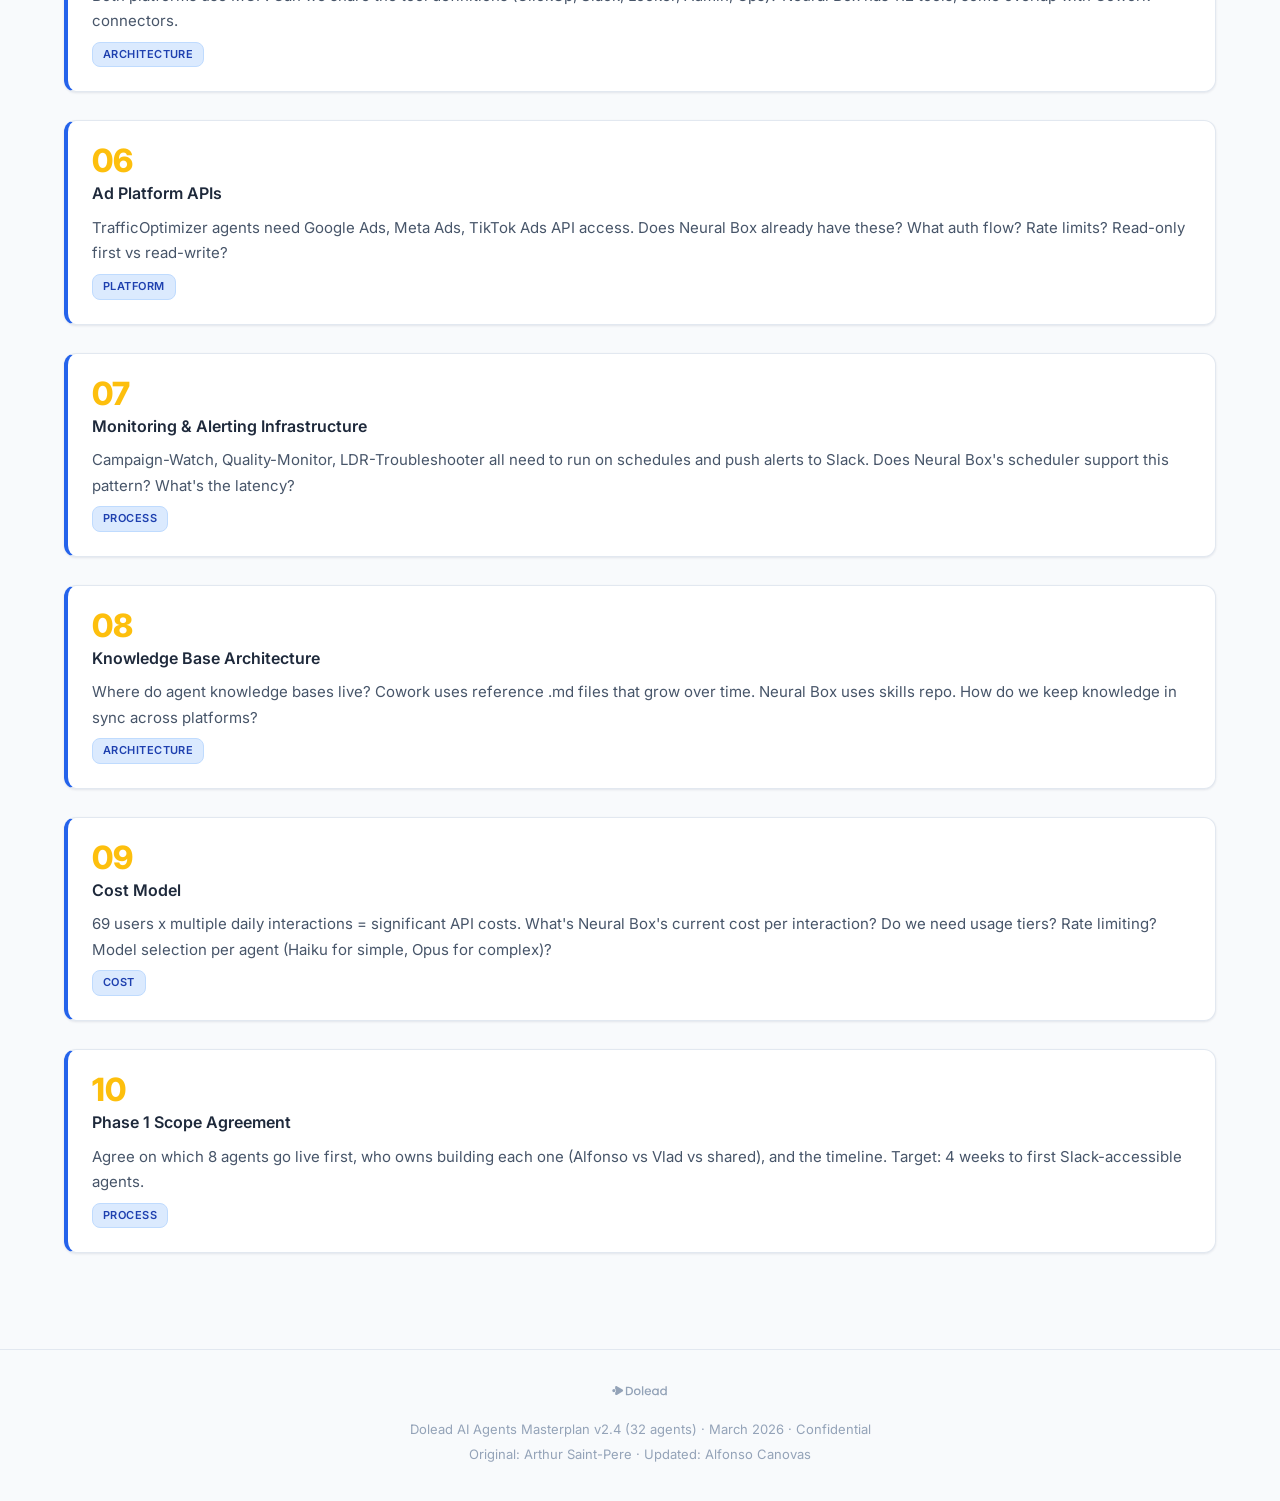
<file: vlad-meeting.html>
<!DOCTYPE html>
<html lang="en">
<head>
<meta charset="UTF-8">
<meta name="viewport" content="width=device-width, initial-scale=1.0">
<meta name="theme-color" content="#0F2041">
<title>Vlad Meeting — Dolead AI Masterplan</title>
<link rel="icon" type="image/svg+xml" href="favicon.svg">
<link rel="preconnect" href="https://fonts.googleapis.com">
<link rel="preconnect" href="https://fonts.gstatic.com" crossorigin>
<link rel="stylesheet" href="https://fonts.googleapis.com/css2?family=Inter:wght@400;500;600;700;800&display=swap">
<link rel="stylesheet" href="css/style.css?v=2.4">
</head>
<body class="page-body">

<nav class="nav">
<div class="nav-inner">
<a href="index.html" class="nav-logo">
<svg width="148" height="48" viewBox="0 0 148 48" fill="none" xmlns="http://www.w3.org/2000/svg"><path d="M43.598 12.912c2.352 0 4.407.455 6.166 1.366 1.78.89 3.146 2.183 4.1 3.877.974 1.674 1.462 3.634 1.462 5.88s-.488 4.195-1.462 5.848c-.954 1.652-2.32 2.924-4.1 3.814-1.758.868-3.814 1.303-6.166 1.303h-7.214V12.912h7.214zm0 19.132c2.585 0 4.566-.7 5.943-2.098 1.377-1.398 2.066-3.369 2.066-5.911 0-2.564-.689-4.566-2.066-6.007-1.377-1.44-3.358-2.161-5.943-2.161h-3.591v16.177h3.591zM66.512 35.286c-1.653 0-3.147-.371-4.481-1.113-1.335-.763-2.384-1.822-3.147-3.178-.762-1.377-1.143-2.966-1.143-4.767 0-1.78.392-3.358 1.176-4.735.784-1.377 1.854-2.437 3.21-3.178 1.356-.742 2.871-1.112 4.544-1.112 1.674 0 3.189.37 4.545 1.112 1.356.742 2.426 1.801 3.21 3.178.784 1.377 1.176 2.956 1.176 4.736 0 1.78-.403 3.358-1.208 4.735-.805 1.377-1.907 2.447-3.305 3.21-1.377.741-2.903 1.112-4.577 1.112zm0-3.147c.933 0 1.801-.222 2.606-.668.827-.445 1.494-1.112 2.003-2.002.508-.89.763-1.97.763-3.242 0-1.271-.244-2.341-.731-3.21-.488-.89-1.134-1.557-1.94-2.002-.805-.445-1.673-.668-2.606-.668-.932 0-1.801.223-2.606.668-.784.445-1.41 1.112-1.875 2.002-.467.869-.7 1.939-.7 3.21 0 1.886.477 3.348 1.43 4.386.975 1.017 2.193 1.526 3.655 1.526zM82.806 11.481V35h-3.623V11.481h3.623zM103.612 25.815c0 .657-.042 1.25-.127 1.78H90.105c.106 1.398.625 2.521 1.557 3.369.933.847 2.077 1.271 3.433 1.271 1.949 0 3.326-.816 4.131-2.447h3.91c-.53 1.61-1.494 2.934-2.892 3.972-1.377 1.017-3.094 1.526-5.149 1.526-1.674 0-3.178-.371-4.513-1.113-1.314-.763-2.352-1.822-3.115-3.178-.741-1.377-1.112-2.966-1.112-4.767 0-1.801.36-3.38 1.081-4.735.741-1.377 1.77-2.437 3.083-3.178 1.335-.742 2.86-1.112 4.577-1.112 1.652 0 3.125.36 4.417 1.08 1.293.72 2.299 1.738 3.02 3.051.72 1.293 1.08 2.787 1.08 4.482zm-3.782-1.144c-.021-1.335-.498-2.405-1.43-3.21-.933-.805-2.088-1.208-3.465-1.208-1.25 0-2.32.403-3.21 1.208-.89.784-1.42 1.854-1.59 3.21h9.695zM105.97 26.164c0-1.758.36-3.316 1.08-4.672.742-1.356 1.738-2.405 2.988-3.147 1.271-.762 2.67-1.144 4.196-1.144 1.377 0 2.574.276 3.591.826 1.038.53 1.865 1.197 2.479 2.003v-2.543h3.655V35h-3.655v-2.606c-.614.826-1.451 1.526-2.511 2.077-1.06.55-2.267.826-3.623.826-1.505 0-2.882-.382-4.132-1.144-1.25-.784-2.246-1.864-2.988-3.242-.72-1.398-1.08-2.977-1.08-4.735zm14.333.064c0-1.208-.254-2.256-.763-3.146-.487-.89-1.133-1.568-1.938-2.034-.805-.466-1.674-.7-2.606-.7-.933 0-1.801.234-2.606.7-.805.444-1.462 1.112-1.971 2.002-.488.869-.731 1.907-.731 3.115 0 1.208.243 2.267.731 3.178.509.911 1.166 1.61 1.971 2.098.826.466 1.695.7 2.606.7.932 0 1.801-.234 2.606-.7.805-.466 1.451-1.144 1.938-2.034.51-.91.763-1.95.763-3.178zM127.509 26.164c0-1.758.36-3.316 1.081-4.672.741-1.356 1.737-2.405 2.987-3.147 1.271-.762 2.68-1.144 4.227-1.144 1.144 0 2.267.254 3.369.763 1.123.487 2.013 1.144 2.669 1.971V11.481h3.655V35h-3.655v-2.638c-.593.847-1.419 1.547-2.479 2.098-1.038.55-2.235.826-3.591.826-1.526 0-2.924-.382-4.174-1.144-1.25-.784-2.246-1.864-2.987-3.242-.721-1.398-1.081-2.977-1.081-4.735zm14.333.064c0-1.208-.254-2.256-.762-3.146-.488-.89-1.134-1.568-1.939-2.034-.805-.466-1.674-.7-2.606-.7-.932 0-1.801.234-2.606.7-.805.444-1.462 1.112-1.971 2.002-.487.869-.731 1.907-.731 3.115 0 1.208.244 2.267.731 3.178.51.911 1.166 1.61 1.971 2.098.826.466 1.695.7 2.606.7.932 0 1.801-.234 2.606-.7.805-.466 1.451-1.144 1.939-2.034.508-.91.762-1.95.762-3.178zM8.726 22.958a4.363 4.363 0 11-8.726 0 4.363 4.363 0 018.726 0z" fill="#0F2041"/><path d="M27.483 25.6c2.023-1.19 2.023-4.116 0-5.306L12.336 11.388c-2.051-1.206-4.637.273-4.637 2.653v4.352a5.9 5.9 0 012.566 4.64 5.9 5.9 0 01-2.566 4.639v4.182c0 2.38 2.586 3.859 4.637 2.653L27.483 25.6z" fill="#0F2041"/></svg>
<span>AI Masterplan</span>
</a>
<div class="nav-links">
<a href="index.html">Overview</a>
<a href="agents.html">Agents</a>
<a href="roadmap.html">Roadmap</a>
<a href="vlad-meeting.html" class="active">Vlad Meeting</a>
<a href="changelog.html">Changelog</a>
</div>
<button class="hamburger" aria-label="Toggle navigation menu" onclick="toggleMenu()">
<span></span><span></span><span></span>
</button>
</div>
</nav>

<div class="container" style="padding-top: 64px;">

<div class="page-header">
<h1>Vlad Meeting Agenda</h1>
<p class="page-subtitle">10 topics to align on before building. Alfonso + Vlad convergence meeting.</p>
</div>

<div class="pre-read-box">
<h4>Pre-Read Context</h4>
<p>This meeting aligns Alfonso (Cowork, 4 operational plugins) and Vlad (Neural Box, 112 MCP tools, server infrastructure) on how to build the remaining 17 agents and make all 32 accessible to every Doleader via Slack.</p>
<p><strong>Key tension:</strong> Cowork plugins have deep operational knowledge (50+ ticket patterns, CRO frameworks, contract workflows) but only Alfonso can use them. Neural Box can serve all 69 employees via Slack but needs this knowledge ported over.</p>
</div>

<div style="display: grid; gap: 12px;">

<div class="agenda-card">
<div class="agenda-num">01</div>
<h4>Magnus Architecture</h4>
<p>How does Magnus route requests? Static mapping (keyword to skill) or LLM-based intent recognition? Where does it live (Neural Box)? How does it handle multi-agent chaining?</p>
<span class="agenda-tag">Architecture</span>
</div>

<div class="agenda-card">
<div class="agenda-num">02</div>
<h4>Skill Format Convergence</h4>
<p>Can Neural Box skills and Cowork plugin SKILL.md files share the same format? Should we standardize on one structure so agents are portable between platforms?</p>
<span class="agenda-tag">Platform</span>
</div>

<div class="agenda-card">
<div class="agenda-num">03</div>
<h4>Cowork-to-Neural-Box Porting</h4>
<p>How to port TechOps Expert, Studio Expert knowledge to Neural Box? The knowledge bases (50+ patterns, CRO frameworks) are the real asset. Browser automation needs Playwright adaptation.</p>
<span class="agenda-tag">Platform</span>
</div>

<div class="agenda-card">
<div class="agenda-num">04</div>
<h4>User Identity &amp; Permissions</h4>
<p>When a CSM asks Magnus something, how does Magnus know their squad, clients, permissions? Does Neural Box have a user profile system? How do we map Slack users to Dolead roles?</p>
<span class="agenda-tag">Architecture</span>
</div>

<div class="agenda-card">
<div class="agenda-num">05</div>
<h4>Shared Tool Layer</h4>
<p>Both platforms use MCP. Can we share the tool definitions (ClickUp, Slack, Looker, Admin, Ops)? Neural Box has 112 tools, some overlap with Cowork connectors.</p>
<span class="agenda-tag">Architecture</span>
</div>

<div class="agenda-card">
<div class="agenda-num">06</div>
<h4>Ad Platform APIs</h4>
<p>TrafficOptimizer agents need Google Ads, Meta Ads, TikTok Ads API access. Does Neural Box already have these? What auth flow? Rate limits? Read-only first vs read-write?</p>
<span class="agenda-tag">Platform</span>
</div>

<div class="agenda-card">
<div class="agenda-num">07</div>
<h4>Monitoring &amp; Alerting Infrastructure</h4>
<p>Campaign-Watch, Quality-Monitor, LDR-Troubleshooter all need to run on schedules and push alerts to Slack. Does Neural Box's scheduler support this pattern? What's the latency?</p>
<span class="agenda-tag">Process</span>
</div>

<div class="agenda-card">
<div class="agenda-num">08</div>
<h4>Knowledge Base Architecture</h4>
<p>Where do agent knowledge bases live? Cowork uses reference .md files that grow over time. Neural Box uses skills repo. How do we keep knowledge in sync across platforms?</p>
<span class="agenda-tag">Architecture</span>
</div>

<div class="agenda-card">
<div class="agenda-num">09</div>
<h4>Cost Model</h4>
<p>69 users x multiple daily interactions = significant API costs. What's Neural Box's current cost per interaction? Do we need usage tiers? Rate limiting? Model selection per agent (Haiku for simple, Opus for complex)?</p>
<span class="agenda-tag">Cost</span>
</div>

<div class="agenda-card">
<div class="agenda-num">10</div>
<h4>Phase 1 Scope Agreement</h4>
<p>Agree on which 8 agents go live first, who owns building each one (Alfonso vs Vlad vs shared), and the timeline. Target: 4 weeks to first Slack-accessible agents.</p>
<span class="agenda-tag">Process</span>
</div>

</div>

</div><!-- end container -->

<footer class="footer">
<div class="footer-inner">
<svg class="footer-logo" width="148" height="48" viewBox="0 0 148 48" fill="none" xmlns="http://www.w3.org/2000/svg"><path d="M43.598 12.912c2.352 0 4.407.455 6.166 1.366 1.78.89 3.146 2.183 4.1 3.877.974 1.674 1.462 3.634 1.462 5.88s-.488 4.195-1.462 5.848c-.954 1.652-2.32 2.924-4.1 3.814-1.758.868-3.814 1.303-6.166 1.303h-7.214V12.912h7.214zm0 19.132c2.585 0 4.566-.7 5.943-2.098 1.377-1.398 2.066-3.369 2.066-5.911 0-2.564-.689-4.566-2.066-6.007-1.377-1.44-3.358-2.161-5.943-2.161h-3.591v16.177h3.591zM66.512 35.286c-1.653 0-3.147-.371-4.481-1.113-1.335-.763-2.384-1.822-3.147-3.178-.762-1.377-1.143-2.966-1.143-4.767 0-1.78.392-3.358 1.176-4.735.784-1.377 1.854-2.437 3.21-3.178 1.356-.742 2.871-1.112 4.544-1.112 1.674 0 3.189.37 4.545 1.112 1.356.742 2.426 1.801 3.21 3.178.784 1.377 1.176 2.956 1.176 4.736 0 1.78-.403 3.358-1.208 4.735-.805 1.377-1.907 2.447-3.305 3.21-1.377.741-2.903 1.112-4.577 1.112zm0-3.147c.933 0 1.801-.222 2.606-.668.827-.445 1.494-1.112 2.003-2.002.508-.89.763-1.97.763-3.242 0-1.271-.244-2.341-.731-3.21-.488-.89-1.134-1.557-1.94-2.002-.805-.445-1.673-.668-2.606-.668-.932 0-1.801.223-2.606.668-.784.445-1.41 1.112-1.875 2.002-.467.869-.7 1.939-.7 3.21 0 1.886.477 3.348 1.43 4.386.975 1.017 2.193 1.526 3.655 1.526zM82.806 11.481V35h-3.623V11.481h3.623zM103.612 25.815c0 .657-.042 1.25-.127 1.78H90.105c.106 1.398.625 2.521 1.557 3.369.933.847 2.077 1.271 3.433 1.271 1.949 0 3.326-.816 4.131-2.447h3.91c-.53 1.61-1.494 2.934-2.892 3.972-1.377 1.017-3.094 1.526-5.149 1.526-1.674 0-3.178-.371-4.513-1.113-1.314-.763-2.352-1.822-3.115-3.178-.741-1.377-1.112-2.966-1.112-4.767 0-1.801.36-3.38 1.081-4.735.741-1.377 1.77-2.437 3.083-3.178 1.335-.742 2.86-1.112 4.577-1.112 1.652 0 3.125.36 4.417 1.08 1.293.72 2.299 1.738 3.02 3.051.72 1.293 1.08 2.787 1.08 4.482zm-3.782-1.144c-.021-1.335-.498-2.405-1.43-3.21-.933-.805-2.088-1.208-3.465-1.208-1.25 0-2.32.403-3.21 1.208-.89.784-1.42 1.854-1.59 3.21h9.695zM105.97 26.164c0-1.758.36-3.316 1.08-4.672.742-1.356 1.738-2.405 2.988-3.147 1.271-.762 2.67-1.144 4.196-1.144 1.377 0 2.574.276 3.591.826 1.038.53 1.865 1.197 2.479 2.003v-2.543h3.655V35h-3.655v-2.606c-.614.826-1.451 1.526-2.511 2.077-1.06.55-2.267.826-3.623.826-1.505 0-2.882-.382-4.132-1.144-1.25-.784-2.246-1.864-2.988-3.242-.72-1.398-1.08-2.977-1.08-4.735zm14.333.064c0-1.208-.254-2.256-.763-3.146-.487-.89-1.133-1.568-1.938-2.034-.805-.466-1.674-.7-2.606-.7-.933 0-1.801.234-2.606.7-.805.444-1.462 1.112-1.971 2.002-.488.869-.731 1.907-.731 3.115 0 1.208.243 2.267.731 3.178.509.911 1.166 1.61 1.971 2.098.826.466 1.695.7 2.606.7.932 0 1.801-.234 2.606-.7.805-.466 1.451-1.144 1.938-2.034.51-.91.763-1.95.763-3.178zM127.509 26.164c0-1.758.36-3.316 1.081-4.672.741-1.356 1.737-2.405 2.987-3.147 1.271-.762 2.68-1.144 4.227-1.144 1.144 0 2.267.254 3.369.763 1.123.487 2.013 1.144 2.669 1.971V11.481h3.655V35h-3.655v-2.638c-.593.847-1.419 1.547-2.479 2.098-1.038.55-2.235.826-3.591.826-1.526 0-2.924-.382-4.174-1.144-1.25-.784-2.246-1.864-2.987-3.242-.721-1.398-1.081-2.977-1.081-4.735zm14.333.064c0-1.208-.254-2.256-.762-3.146-.488-.89-1.134-1.568-1.939-2.034-.805-.466-1.674-.7-2.606-.7-.932 0-1.801.234-2.606.7-.805.444-1.462 1.112-1.971 2.002-.487.869-.731 1.907-.731 3.115 0 1.208.244 2.267.731 3.178.51.911 1.166 1.61 1.971 2.098.826.466 1.695.7 2.606.7.932 0 1.801-.234 2.606-.7.805-.466 1.451-1.144 1.939-2.034.508-.91.762-1.95.762-3.178zM8.726 22.958a4.363 4.363 0 11-8.726 0 4.363 4.363 0 018.726 0z" fill="#0F2041"/><path d="M27.483 25.6c2.023-1.19 2.023-4.116 0-5.306L12.336 11.388c-2.051-1.206-4.637.273-4.637 2.653v4.352a5.9 5.9 0 012.566 4.64 5.9 5.9 0 01-2.566 4.639v4.182c0 2.38 2.586 3.859 4.637 2.653L27.483 25.6z" fill="#0F2041"/></svg>
<p>Dolead AI Agents Masterplan v2.4 (32 agents) &middot; March 2026 &middot; Confidential</p>
<p>Original: Arthur Saint-Pere &middot; Updated: Alfonso Canovas</p>
</div>
</footer>

<script src="js/main.js"></script>
</body>
</html>
</file>
<file: css/style.css>
/* ============================================
   Dolead AI Agents Masterplan — Design System
   Light theme, SaaS-quality polish
   ============================================ */

:root {
  /* Brand */
  --navy: #0F2041;
  --navy-light: #1A3258;
  --gold: #FDBF0D;
  --gold-light: #FEF3C7;
  --gold-hover: #F5A623;

  /* Backgrounds */
  --bg-page: #F8FAFC;
  --bg-card: #FFFFFF;
  --bg-nav: #0F2041;
  --bg-hover: #F1F5F9;

  /* Text hierarchy */
  --text-heading: #0F2041;
  --text-primary: #1E293B;
  --text-secondary: #475569;
  --text-tertiary: #64748B;
  --text-muted: #94A3B8;
  --text-on-dark: #FFFFFF;
  --text-on-dark-dim: rgba(255, 255, 255, 0.7);

  /* Borders */
  --border-light: #E2E8F0;
  --border-medium: #CBD5E1;
  --border-focus: #FDBF0D;

  /* Shadows */
  --shadow-xs: 0 1px 2px rgba(15, 32, 65, 0.04);
  --shadow-sm: 0 1px 3px rgba(15, 32, 65, 0.06), 0 1px 2px rgba(15, 32, 65, 0.04);
  --shadow-md: 0 4px 6px -1px rgba(15, 32, 65, 0.07), 0 2px 4px -2px rgba(15, 32, 65, 0.04);
  --shadow-lg: 0 10px 15px -3px rgba(15, 32, 65, 0.08), 0 4px 6px -4px rgba(15, 32, 65, 0.03);
  --shadow-card-hover: 0 12px 24px -4px rgba(15, 32, 65, 0.12), 0 4px 8px -2px rgba(15, 32, 65, 0.06);

  /* Status colors */
  --status-exists: #16A34A;
  --status-exists-bg: #DCFCE7;
  --status-exists-border: #BBF7D0;
  --status-partial: #D97706;
  --status-partial-bg: #FEF3C7;
  --status-partial-border: #FDE68A;
  --status-new: #2563EB;
  --status-new-bg: #DBEAFE;
  --status-new-border: #BFDBFE;

  /* Platform */
  --platform-cowork: #16A34A;
  --platform-neuralbox: #7C3AED;

  /* Layout */
  --max-width: 1200px;
  --nav-height: 64px;
  --radius-sm: 8px;
  --radius-md: 12px;
  --radius-lg: 16px;
  --radius-full: 9999px;

  /* Transitions */
  --transition-fast: 150ms ease;
  --transition-base: 200ms ease;
  --transition-slow: 300ms ease;
}

/* Reset */
*, *::before, *::after { margin: 0; padding: 0; box-sizing: border-box; }
html { scroll-behavior: smooth; }
body {
  font-family: 'Inter', -apple-system, BlinkMacSystemFont, 'Segoe UI', sans-serif;
  background: var(--bg-page);
  color: var(--text-primary);
  line-height: 1.6;
  font-size: 15px;
  -webkit-font-smoothing: antialiased;
  -moz-osx-font-smoothing: grayscale;
}
a { color: var(--navy); text-decoration: none; transition: color var(--transition-fast); }
a:hover { color: var(--gold-hover); }
a:focus-visible, button:focus-visible {
  outline: 2px solid var(--gold);
  outline-offset: 2px;
  border-radius: 4px;
}

/* ============ NAVIGATION ============ */
.nav {
  position: fixed;
  top: 0;
  left: 0;
  right: 0;
  z-index: 1000;
  background: var(--bg-nav);
  box-shadow: 0 1px 3px rgba(0, 0, 0, 0.15);
}
.nav-inner {
  max-width: var(--max-width);
  margin: 0 auto;
  padding: 0 24px;
  display: flex;
  align-items: center;
  height: var(--nav-height);
  gap: 0;
}
.nav-logo {
  display: flex;
  align-items: center;
  gap: 10px;
  margin-right: 40px;
  flex-shrink: 0;
  text-decoration: none;
}
.nav-logo img, .nav-logo svg { height: 22px; }
.nav-logo svg path { fill: #F1F5F9; }
.nav-logo span {
  font-size: 14px;
  font-weight: 700;
  color: var(--text-on-dark);
  white-space: nowrap;
}
.nav-links {
  display: flex;
  gap: 0;
  align-items: center;
}
.nav-links a {
  padding: 8px 16px;
  font-size: 0.875rem;
  font-weight: 500;
  color: var(--text-on-dark-dim);
  text-decoration: none;
  border-radius: var(--radius-sm);
  transition: color var(--transition-fast), background var(--transition-fast);
  white-space: nowrap;
  border-bottom: none;
  position: relative;
}
.nav-links a:hover {
  color: var(--text-on-dark);
  background: rgba(255, 255, 255, 0.08);
}
.nav-links a.active {
  color: var(--text-on-dark);
}
.nav-links a.active::after {
  content: '';
  position: absolute;
  bottom: -4px;
  left: 16px;
  right: 16px;
  height: 2px;
  background: var(--gold);
  border-radius: 1px;
}
.hamburger {
  display: none;
  flex-direction: column;
  gap: 5px;
  cursor: pointer;
  padding: 8px;
  margin-left: auto;
  background: none;
  border: none;
}
.hamburger span {
  display: block;
  width: 22px;
  height: 2px;
  background: rgba(255,255,255,0.8);
  transition: all 0.3s;
}

/* ============ LAYOUT ============ */
.container {
  max-width: var(--max-width);
  margin: 0 auto;
  padding: 0 24px;
}
.page-body {
  padding-top: var(--nav-height);
}
.container-with-filters {
  padding-top: 138px;
}
.section {
  padding: 48px 0;
}
.section + .section {
  border-top: 1px solid var(--border-light);
}

/* ============ HERO ============ */
.hero {
  background: linear-gradient(135deg, var(--navy) 0%, var(--navy-light) 100%);
  padding: 56px 0 48px;
  margin: 0 -24px 48px;
  padding-left: 24px;
  padding-right: 24px;
  border-radius: 0 0 var(--radius-lg) var(--radius-lg);
  position: relative;
}
.hero::after {
  content: '';
  position: absolute;
  top: 0;
  right: 0;
  width: 400px;
  height: 100%;
  background: radial-gradient(ellipse at top right, rgba(253,191,13,0.08) 0%, transparent 70%);
  pointer-events: none;
}
.hero-content {
  position: relative;
  z-index: 1;
  max-width: var(--max-width);
  margin: 0 auto;
  padding: 0 24px;
}
.hero h1 {
  font-size: 2.75rem;
  font-weight: 800;
  color: var(--text-on-dark);
  line-height: 1.15;
  margin-bottom: 12px;
  letter-spacing: -0.03em;
}
.hero .subtitle {
  font-size: 1.125rem;
  color: var(--text-on-dark-dim);
  margin-bottom: 16px;
  max-width: 640px;
}
.hero .credit {
  font-size: 13px;
  color: rgba(255,255,255,0.5);
}
.version-badge {
  display: inline-block;
  background: rgba(253, 191, 13, 0.15);
  color: var(--gold);
  font-size: 0.75rem;
  font-weight: 600;
  padding: 4px 14px;
  border-radius: var(--radius-full);
  border: 1px solid rgba(253, 191, 13, 0.3);
  margin-bottom: 16px;
}

/* ============ STAT CARDS ============ */
.stats-row, .stats-grid {
  display: grid;
  grid-template-columns: repeat(5, 1fr);
  gap: 16px;
  margin: 40px 0 56px;
}
.stat-card {
  display: flex;
  flex-direction: column;
  align-items: center;
  text-align: center;
  padding: 28px 16px 24px;
  background: var(--bg-card);
  border: 1px solid var(--border-light);
  border-radius: var(--radius-md);
  box-shadow: var(--shadow-sm);
  text-decoration: none;
  cursor: pointer;
  transition: box-shadow var(--transition-base), transform var(--transition-base), border-color var(--transition-base);
  position: relative;
  overflow: hidden;
  color: inherit;
}
.stat-card::before {
  content: '';
  position: absolute;
  top: 0;
  left: 0;
  right: 0;
  height: 3px;
  background: var(--navy);
  opacity: 0;
  transition: opacity var(--transition-base);
}
.stat-card:hover {
  box-shadow: var(--shadow-card-hover);
  transform: translateY(-3px);
  border-color: var(--border-medium);
  color: inherit;
}
.stat-card:hover::before { opacity: 1; }
.stat-icon {
  font-size: 1.5rem;
  margin-bottom: 12px;
}
.stat-card .num, .stat-number {
  font-size: 2.75rem;
  font-weight: 800;
  line-height: 1;
  margin-bottom: 8px;
  color: var(--navy);
  letter-spacing: -0.03em;
}
.stat-card .label, .stat-label {
  font-size: 0.8125rem;
  font-weight: 600;
  color: var(--text-primary);
  text-transform: uppercase;
  letter-spacing: 0.06em;
  margin-top: 4px;
  margin-bottom: 4px;
}
.stat-detail {
  font-size: 0.75rem;
  color: var(--text-tertiary);
  line-height: 1.4;
}
/* Status colors */
.stat-card .num.green, .stat-exists .stat-number { color: var(--status-exists); }
.stat-card .num.orange, .stat-partial .stat-number { color: var(--status-partial); }
.stat-card .num.blue, .stat-new .stat-number { color: var(--status-new); }
.stat-exists:hover { border-color: var(--status-exists); }
.stat-exists:hover::before { background: var(--status-exists); }
.stat-partial:hover { border-color: var(--status-partial); }
.stat-partial:hover::before { background: var(--status-partial); }
.stat-new:hover { border-color: var(--status-new); }
.stat-new:hover::before { background: var(--status-new); }

/* ============ EXEC SUMMARY ============ */
.exec-summary {
  background: var(--bg-card);
  border: 1px solid var(--border-light);
  border-radius: var(--radius-md);
  padding: 28px 32px;
  margin-bottom: 32px;
  box-shadow: var(--shadow-sm);
}
.exec-summary h2 {
  font-size: 1.25rem;
  font-weight: 700;
  color: var(--text-heading);
  margin-bottom: 12px;
}
.exec-summary p {
  color: var(--text-secondary);
  font-size: 0.9375rem;
  margin-bottom: 8px;
  line-height: 1.7;
}
.exec-summary strong, .section strong {
  color: var(--text-primary);
}
.exec-summary .update-note {
  color: var(--status-new);
  font-weight: 500;
  margin-top: 8px;
}

/* ============ PLATFORM COMPARISON ============ */
.platform-grid {
  display: grid;
  grid-template-columns: 1fr 1fr;
  gap: 20px;
  margin: 24px 0;
}
.platform-card {
  background: var(--bg-card);
  border: 1px solid var(--border-light);
  border-radius: var(--radius-md);
  padding: 24px;
  box-shadow: var(--shadow-sm);
}
.platform-card h3 {
  font-size: 1rem;
  font-weight: 600;
  color: var(--text-heading);
  margin-bottom: 16px;
  display: flex;
  align-items: center;
  gap: 8px;
}
.platform-card .feature {
  font-size: 0.875rem;
  padding: 10px 0;
  border-bottom: 1px solid var(--border-light);
  display: flex;
  justify-content: space-between;
  color: var(--text-secondary);
}
.platform-card .feature:last-child { border-bottom: none; }
.platform-card .check { color: var(--status-exists); font-weight: 600; }
.platform-card .cross { color: #DC2626; font-weight: 500; }
.platform-card .partial-mark { color: var(--status-partial); font-weight: 500; }

.arch-callout {
  background: #EFF6FF;
  border: 1px solid #BFDBFE;
  border-left: 4px solid var(--status-new);
  border-radius: var(--radius-md);
  padding: 24px;
  margin-top: 20px;
}
.arch-callout h4 {
  font-size: 1rem;
  color: var(--text-heading);
  margin-bottom: 8px;
}
.arch-callout p {
  font-size: 0.9375rem;
  color: var(--text-secondary);
  margin-bottom: 8px;
  line-height: 1.7;
}
.arch-callout p:last-child { margin-bottom: 0; }
.arch-callout strong { color: var(--text-primary); }

/* ============ QUICK LINKS ============ */
.quick-links {
  display: grid;
  grid-template-columns: repeat(3, 1fr);
  gap: 16px;
  margin-top: 32px;
}
.quick-link {
  background: var(--bg-card);
  border: 1px solid var(--border-light);
  border-radius: var(--radius-md);
  padding: 24px;
  text-decoration: none;
  transition: box-shadow var(--transition-base), transform var(--transition-base), border-color var(--transition-base);
  display: flex;
  align-items: center;
  justify-content: space-between;
  box-shadow: var(--shadow-sm);
}
.quick-link:hover {
  box-shadow: var(--shadow-card-hover);
  transform: translateY(-2px);
  border-color: var(--border-medium);
}
.quick-link .ql-text {
  font-size: 1rem;
  font-weight: 600;
  color: var(--text-heading);
}
.quick-link .ql-desc {
  font-size: 0.8125rem;
  color: var(--text-tertiary);
  margin-top: 4px;
}
.quick-link .arrow {
  font-size: 20px;
  color: var(--gold);
  transition: transform var(--transition-base);
}
.quick-link:hover .arrow { transform: translateX(4px); }

/* ============ FILTER BAR ============ */
.filter-bar {
  position: sticky;
  top: calc(var(--nav-height) + 12px);
  z-index: 99;
  background: var(--bg-card);
  border: 1px solid var(--border-light);
  border-radius: var(--radius-md);
  padding: 12px 16px;
  margin-bottom: 32px;
  box-shadow: var(--shadow-xs);
}
.filter-bar-inner {
  max-width: var(--max-width);
  margin: 0 auto;
  display: flex;
  gap: 8px;
  flex-wrap: wrap;
  align-items: center;
}
.filter-group {
  display: flex;
  gap: 8px;
  align-items: center;
}
.filter-group + .filter-group {
  margin-left: 16px;
  padding-left: 16px;
  border-left: 1px solid var(--border-light);
}
.filter-group-label {
  font-size: 0.6875rem;
  color: var(--text-tertiary);
  text-transform: uppercase;
  letter-spacing: 0.06em;
  margin-right: 4px;
  font-weight: 600;
}
.filter-btn {
  padding: 6px 14px;
  border-radius: var(--radius-full);
  border: 1px solid var(--border-light);
  background: transparent;
  font-size: 0.8125rem;
  cursor: pointer;
  transition: all var(--transition-fast);
  color: var(--text-secondary);
  font-weight: 500;
  font-family: inherit;
}
.filter-btn:hover {
  background: var(--bg-hover);
  border-color: var(--border-medium);
}
.filter-btn.active {
  background: var(--navy);
  color: white;
  border-color: var(--navy);
  font-weight: 600;
}
.filter-select {
  padding: 6px 12px;
  border-radius: var(--radius-sm);
  border: 1px solid var(--border-light);
  background: var(--bg-card);
  font-size: 0.8125rem;
  color: var(--text-secondary);
  font-family: inherit;
  cursor: pointer;
  appearance: none;
  -webkit-appearance: none;
  background-image: url("data:image/svg+xml,%3Csvg xmlns='http://www.w3.org/2000/svg' width='12' height='12' fill='%2364748B'%3E%3Cpath d='M6 8L1 3h10z'/%3E%3C/svg%3E");
  background-repeat: no-repeat;
  background-position: right 8px center;
  padding-right: 28px;
}
.filter-select option {
  background: var(--bg-card);
  color: var(--text-secondary);
}

/* ============ ROLE SECTIONS ============ */
.role-section {
  margin-bottom: 56px;
}
.role-header {
  display: flex;
  align-items: center;
  gap: 14px;
  margin-bottom: 24px;
  padding-bottom: 16px;
  border-bottom: 1px solid var(--border-light);
}
.role-icon {
  width: 42px;
  height: 42px;
  border-radius: 10px;
  display: flex;
  align-items: center;
  justify-content: center;
  font-size: 20px;
  color: white;
  flex-shrink: 0;
}
.role-header h2 {
  font-size: 1.375rem;
  font-weight: 700;
  color: var(--text-heading);
}
.role-header .role-desc {
  font-size: 0.8125rem;
  color: var(--text-tertiary);
  margin-top: 2px;
}

/* ============ AGENT CARDS ============ */
.agent-grid {
  display: grid;
  grid-template-columns: repeat(2, 1fr);
  gap: 16px;
}
.agent-grid .agent-card.magnus {
  grid-column: 1 / -1;
}

.agent-card {
  background: var(--bg-card);
  border: 1px solid var(--border-light);
  border-radius: var(--radius-md);
  padding: 24px;
  border-left: 3px solid var(--status-new);
  transition: box-shadow var(--transition-base), transform var(--transition-base);
  cursor: pointer;
  box-shadow: var(--shadow-sm);
  position: relative;
}
.agent-card:hover {
  transform: translateY(-1px);
  box-shadow: var(--shadow-md);
}
.agent-card.exists {
  border-left-color: var(--status-exists);
}
.agent-card.exists:hover { box-shadow: 0 4px 20px rgba(22,163,74,0.1); }
.agent-card.partial {
  border-left-color: var(--status-partial);
}
.agent-card.partial:hover { box-shadow: 0 4px 20px rgba(217,119,6,0.1); }
.agent-card.new {
  border-left-color: var(--status-new);
}
.agent-card.new:hover { box-shadow: 0 4px 20px rgba(37,99,235,0.1); }

/* Magnus special card — intentionally dark */
.agent-card.magnus {
  background: linear-gradient(135deg, var(--navy) 0%, var(--navy-light) 100%);
  border: none;
  border-left: 4px solid var(--gold);
  padding: 28px 32px;
  box-shadow: var(--shadow-md);
}
.agent-card.magnus:hover {
  box-shadow: var(--shadow-lg);
}
.agent-card.magnus .agent-name {
  font-size: 1.125rem;
  color: var(--text-on-dark);
}
.agent-card.magnus .agent-desc {
  color: rgba(255,255,255,0.8);
}
.agent-card.magnus .agent-meta {
  color: rgba(255,255,255,0.6);
}
.agent-card.magnus .agent-meta strong {
  color: rgba(255,255,255,0.8);
}
.agent-card.magnus .badge {
  background: rgba(255,255,255,0.15);
  color: white;
  border: 1px solid rgba(255,255,255,0.25);
}
.agent-card.magnus .agent-highlight {
  background: rgba(253,191,13,0.15);
  color: var(--gold);
}
.agent-card.magnus .agent-process-ref {
  color: rgba(255,255,255,0.5);
}

.agent-name {
  font-size: 0.9375rem;
  font-weight: 600;
  color: var(--text-primary);
  display: flex;
  align-items: center;
  gap: 8px;
  flex-wrap: wrap;
}
.agent-desc {
  font-size: 0.875rem;
  color: var(--text-secondary);
  margin-top: 8px;
  line-height: 1.6;
}
.agent-meta {
  display: flex;
  gap: 20px;
  margin-top: 10px;
  font-size: 0.8125rem;
  color: var(--text-tertiary);
  flex-wrap: wrap;
}
.agent-meta span { display: flex; align-items: center; gap: 4px; }
.agent-meta strong { color: var(--text-secondary); }
.agent-highlight {
  margin-top: 10px;
  font-size: 0.8125rem;
  color: #92400E;
  background: var(--gold-light);
  padding: 6px 12px;
  border-radius: 6px;
  display: inline-block;
}
.agent-process-ref {
  font-size: 0.75rem;
  color: var(--text-muted);
  margin-top: 8px;
  font-style: italic;
}
.agent-expand {
  display: grid;
  grid-template-rows: 0fr;
  transition: grid-template-rows var(--transition-slow);
}
.agent-expand > * {
  overflow: hidden;
}
.agent-card.expanded .agent-expand {
  grid-template-rows: 1fr;
}

/* Magnus flow */
.magnus-flow {
  display: flex;
  align-items: center;
  gap: 8px;
  margin-top: 14px;
  flex-wrap: wrap;
}
.magnus-flow .step {
  background: rgba(255,255,255,0.1);
  border: 1px solid rgba(255,255,255,0.2);
  border-radius: var(--radius-sm);
  padding: 6px 14px;
  font-size: 0.8125rem;
  color: var(--text-on-dark);
}
.magnus-flow .flow-arrow {
  color: var(--gold);
  font-size: 16px;
}

/* ============ BADGES ============ */
.badge {
  display: inline-block;
  font-size: 0.6875rem;
  padding: 3px 10px;
  border-radius: var(--radius-sm);
  font-weight: 600;
  text-transform: uppercase;
  letter-spacing: 0.04em;
  white-space: nowrap;
  line-height: 1.4;
}
.badge.exists {
  background: var(--status-exists-bg);
  color: #166534;
  border: 1px solid var(--status-exists-border);
}
.badge.partial {
  background: var(--status-partial-bg);
  color: #92400E;
  border: 1px solid var(--status-partial-border);
}
.badge.new {
  background: var(--status-new-bg);
  color: #1E40AF;
  border: 1px solid var(--status-new-border);
}
.badge.platform {
  background: #EDE9FE;
  color: #5B21B6;
  border: 1px solid #DDD6FE;
  font-size: 0.625rem;
}

/* ============ ROADMAP / TIMELINE ============ */
.timeline {
  position: relative;
  padding-left: 40px;
}
.timeline::before {
  content: '';
  position: absolute;
  left: 15px;
  top: 0;
  bottom: 0;
  width: 2px;
  background: var(--border-light);
}
.phase-card {
  background: var(--bg-card);
  border: 1px solid var(--border-light);
  border-radius: var(--radius-md);
  padding: 28px;
  margin-bottom: 24px;
  position: relative;
  box-shadow: var(--shadow-sm);
}
.phase-card::before {
  content: '';
  position: absolute;
  left: -33px;
  top: 32px;
  width: 12px;
  height: 12px;
  border-radius: 50%;
  border: 2px solid;
}
.phase-card.phase-1 { border-top: 3px solid var(--status-exists); }
.phase-card.phase-1::before { border-color: var(--status-exists); background: #D1FAE5; }
.phase-card.phase-2 { border-top: 3px solid var(--status-partial); }
.phase-card.phase-2::before { border-color: var(--status-partial); background: #FEF3C7; }
.phase-card.phase-3 { border-top: 3px solid var(--status-new); }
.phase-card.phase-3::before { border-color: var(--status-new); background: #DBEAFE; }

.phase-header {
  display: flex;
  justify-content: space-between;
  align-items: center;
  margin-bottom: 12px;
}
.phase-header h3 {
  font-size: 1.375rem;
  font-weight: 700;
  color: var(--text-heading);
}
.phase-timeline-badge {
  font-size: 0.75rem;
  color: var(--text-tertiary);
  background: var(--bg-page);
  padding: 4px 14px;
  border-radius: var(--radius-full);
  border: 1px solid var(--border-light);
}
.phase-desc {
  font-size: 0.9375rem;
  color: var(--text-secondary);
  margin-bottom: 16px;
  line-height: 1.7;
}
.phase-agents {
  display: flex;
  flex-wrap: wrap;
  gap: 8px;
  margin-top: 12px;
}
.phase-tag {
  font-size: 0.8125rem;
  padding: 4px 12px;
  border-radius: var(--radius-sm);
  background: var(--bg-page);
  color: var(--text-secondary);
  font-weight: 500;
  border: 1px solid var(--border-light);
  transition: background var(--transition-fast), border-color var(--transition-fast);
}
.phase-tag:hover {
  background: var(--bg-hover);
  border-color: var(--border-medium);
}
.phase-tag.exists {
  background: var(--status-exists-bg);
  color: #166534;
  border-color: var(--status-exists-border);
}
.phase-milestone {
  font-size: 0.875rem;
  color: var(--text-secondary);
  margin-top: 20px;
  padding: 12px 16px;
  background: var(--bg-page);
  border-radius: var(--radius-sm);
  border-left: 3px solid var(--gold);
}
.phase-milestone strong {
  color: var(--text-primary);
}

/* ============ MISSING / GAP CARDS ============ */
.missing-card {
  background: var(--bg-card);
  border: 1px solid var(--border-light);
  border-left: 4px solid #DC2626;
  border-radius: var(--radius-md);
  padding: 20px 24px;
  margin-bottom: 12px;
  box-shadow: var(--shadow-sm);
}
.missing-card h4 {
  font-size: 1rem;
  font-weight: 600;
  color: var(--text-primary);
  margin-bottom: 6px;
}
.missing-card p {
  font-size: 0.875rem;
  color: var(--text-secondary);
  line-height: 1.6;
}

/* ============ VLAD MEETING AGENDA ============ */
.agenda-card {
  background: var(--bg-card);
  border: 1px solid var(--border-light);
  border-left: 4px solid var(--status-new);
  border-radius: var(--radius-md);
  padding: 24px;
  margin-bottom: 16px;
  box-shadow: var(--shadow-sm);
}
.agenda-num {
  font-size: 2rem;
  font-weight: 800;
  color: var(--gold);
  margin-bottom: 4px;
  line-height: 1;
}
.agenda-card h4 {
  font-size: 1rem;
  font-weight: 600;
  color: var(--text-primary);
  margin-bottom: 8px;
}
.agenda-card p {
  font-size: 0.9375rem;
  color: var(--text-secondary);
  line-height: 1.7;
}
.agenda-tag {
  display: inline-block;
  font-size: 0.6875rem;
  padding: 3px 10px;
  border-radius: var(--radius-sm);
  background: var(--status-new-bg);
  color: #1E40AF;
  font-weight: 600;
  text-transform: uppercase;
  letter-spacing: 0.04em;
  margin-top: 8px;
  border: 1px solid var(--status-new-border);
}

/* ============ CORRECTIONS / CHANGELOG ============ */
.correction-item {
  padding: 10px 0;
  border-bottom: 1px solid var(--border-light);
  font-size: 0.875rem;
  display: flex;
  gap: 12px;
  align-items: baseline;
}
.correction-item:last-child { border-bottom: none; }
.correction-label {
  font-weight: 600;
  color: #92400E;
  min-width: 80px;
  flex-shrink: 0;
  font-size: 0.8125rem;
}
.correction-old {
  text-decoration: line-through;
  color: var(--text-muted);
}
.correction-arrow {
  color: var(--text-muted);
}
.correction-new {
  font-weight: 600;
  color: var(--text-primary);
}

.changelog-version {
  background: var(--bg-card);
  border: 1px solid var(--border-light);
  border-radius: var(--radius-md);
  padding: 24px;
  margin-bottom: 20px;
  box-shadow: var(--shadow-xs);
}
.changelog-version h3 {
  font-size: 1.125rem;
  font-weight: 700;
  color: var(--text-heading);
  margin-bottom: 8px;
}

/* ============ TABLE ============ */
.data-table {
  width: 100%;
  border-collapse: collapse;
  font-size: 0.875rem;
  border-radius: var(--radius-md);
  overflow: hidden;
  box-shadow: var(--shadow-sm);
  border: 1px solid var(--border-light);
}
.data-table th {
  background: var(--navy);
  color: white;
  padding: 14px 16px;
  text-align: left;
  font-weight: 600;
  font-size: 0.75rem;
  text-transform: uppercase;
  letter-spacing: 0.06em;
}
.data-table td {
  padding: 12px 16px;
  border-bottom: 1px solid var(--border-light);
  color: var(--text-secondary);
}
.data-table td:nth-child(2) {
  font-weight: 600;
  color: var(--text-primary);
}
.data-table tr:nth-child(even) td {
  background: var(--bg-page);
}
.data-table tr:hover td {
  background: var(--bg-hover);
}
.data-table tr.magnus-row td {
  background: linear-gradient(135deg, var(--navy), var(--navy-light));
  color: var(--text-on-dark);
  font-weight: 600;
}

/* ============ FOOTER ============ */
.footer {
  margin-top: 80px;
  padding: 32px 24px;
  border-top: 1px solid var(--border-light);
  text-align: center;
  background: var(--bg-page);
}
.footer-inner {
  max-width: var(--max-width);
  margin: 0 auto;
}
.footer-logo {
  height: 18px;
  margin-bottom: 12px;
}
.footer-logo path {
  fill: var(--text-muted);
}
.footer p {
  font-size: 0.8125rem;
  color: var(--text-muted);
  margin-bottom: 4px;
}

/* ============ PAGE HEADER (non-hero pages) ============ */
.page-header {
  padding: 48px 0 32px;
  border-bottom: 1px solid var(--border-light);
  margin-bottom: 48px;
}
.page-header h1 {
  font-size: 2rem;
  font-weight: 800;
  color: var(--text-heading);
  margin-bottom: 8px;
  letter-spacing: -0.03em;
}
.page-header .page-subtitle {
  font-size: 1rem;
  color: var(--text-secondary);
}

/* ============ SECTION TITLES ============ */
.section-title {
  font-size: 1.375rem;
  font-weight: 700;
  color: var(--text-heading);
  margin-bottom: 24px;
  padding-bottom: 12px;
  border-bottom: 1px solid var(--border-light);
}

/* ============ MIGRATION NOTES ============ */
.migration-note {
  margin-top: 16px;
  padding: 12px 16px;
  background: var(--gold-light);
  border-left: 3px solid var(--gold);
  border-radius: 0 var(--radius-sm) var(--radius-sm) 0;
  font-size: 0.8125rem;
  color: var(--text-secondary);
  line-height: 1.5;
}
.migration-note strong {
  color: #92400E;
  font-weight: 600;
}
.migration-note em {
  color: var(--text-primary);
  font-style: normal;
  font-weight: 500;
}

/* ============ EXISTING AGENTS SECTION ============ */
.existing-agents-section {
  margin: 48px 0;
}
.existing-grid {
  display: grid;
  grid-template-columns: repeat(auto-fit, minmax(320px, 1fr));
  gap: 20px;
  margin-top: 24px;
}
.existing-card {
  padding: 24px;
  border-radius: var(--radius-md);
  background: var(--bg-card);
  border: 1px solid var(--border-light);
  box-shadow: var(--shadow-sm);
}
.existing-card.cowork { border-left: 3px solid var(--platform-cowork); }
.existing-card.neuralbox { border-left: 3px solid var(--platform-neuralbox); }
.existing-card.partial { border-left: 3px solid var(--status-partial); }
.existing-card h4 {
  color: var(--text-primary);
  font-size: 1.0625rem;
  margin-bottom: 4px;
}
.existing-subtitle {
  color: var(--text-tertiary);
  font-size: 0.8125rem;
  margin-bottom: 16px;
}
.existing-card ul { list-style: none; padding: 0; margin: 0; }
.existing-card li {
  padding: 8px 0;
  color: var(--text-secondary);
  font-size: 0.875rem;
  border-bottom: 1px solid var(--border-light);
  line-height: 1.5;
}
.existing-card li:last-child { border-bottom: none; }
.existing-card li strong { color: var(--text-primary); }

/* ============ PRE-READ BOX ============ */
.pre-read-box {
  background: var(--gold-light);
  border: 1px solid #FDE68A;
  border-radius: var(--radius-md);
  padding: 24px;
  margin-bottom: 32px;
}
.pre-read-box h4 {
  color: #92400E;
  font-size: 1rem;
  margin-bottom: 8px;
}
.pre-read-box p {
  color: var(--text-secondary);
  line-height: 1.7;
}
.pre-read-box strong {
  color: var(--text-primary);
}

/* ============ RESPONSIVE ============ */
@media (max-width: 900px) {
  .stats-row, .stats-grid { grid-template-columns: repeat(3, 1fr); }
}
@media (max-width: 768px) {
  .nav-inner { padding: 0 20px; }
  .nav-links { display: none; }
  .nav-links.open {
    display: flex;
    flex-direction: column;
    position: absolute;
    top: var(--nav-height);
    left: 0;
    right: 0;
    background: var(--bg-nav);
    border-bottom: 1px solid rgba(255,255,255,0.1);
    padding: 8px 0;
  }
  .nav-links.open a {
    padding: 12px 24px;
    border-radius: 0;
  }
  .hamburger { display: flex; }
  .container { padding: 0 20px; }
  .hero { margin: 0 -20px 32px; padding-left: 20px; padding-right: 20px; }
  .hero h1 { font-size: 2rem; }
  .footer { padding: 32px 20px; }
  .stats-row, .stats-grid { grid-template-columns: repeat(2, 1fr); }
  .platform-grid { grid-template-columns: 1fr; }
  .quick-links { grid-template-columns: 1fr; }
  .agent-grid { grid-template-columns: 1fr; }
  .filter-bar-inner { padding: 0; }
  .filter-group + .filter-group { margin-left: 0; padding-left: 0; border-left: none; }
  .phase-header { flex-direction: column; align-items: flex-start; gap: 8px; }
}
@media (max-width: 600px) {
  .stats-row, .stats-grid { grid-template-columns: repeat(2, 1fr); }
}
</file>
